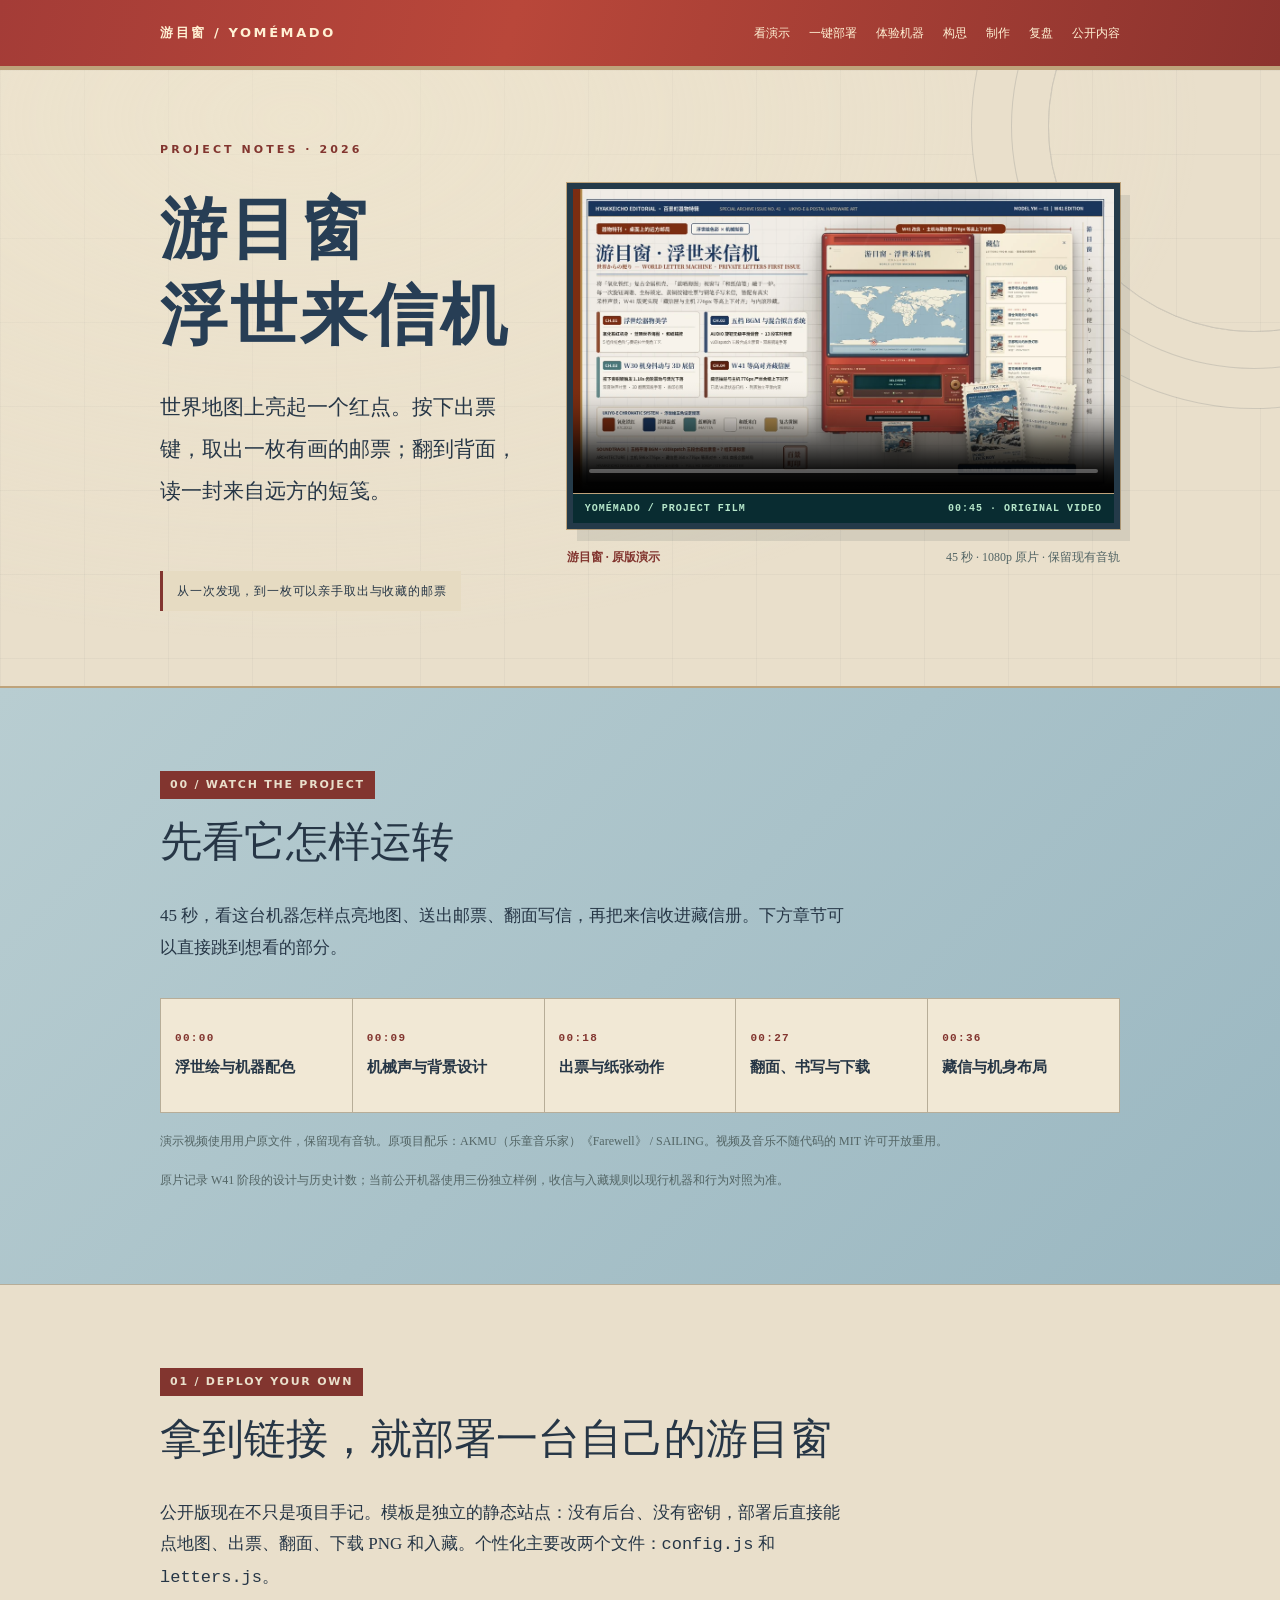
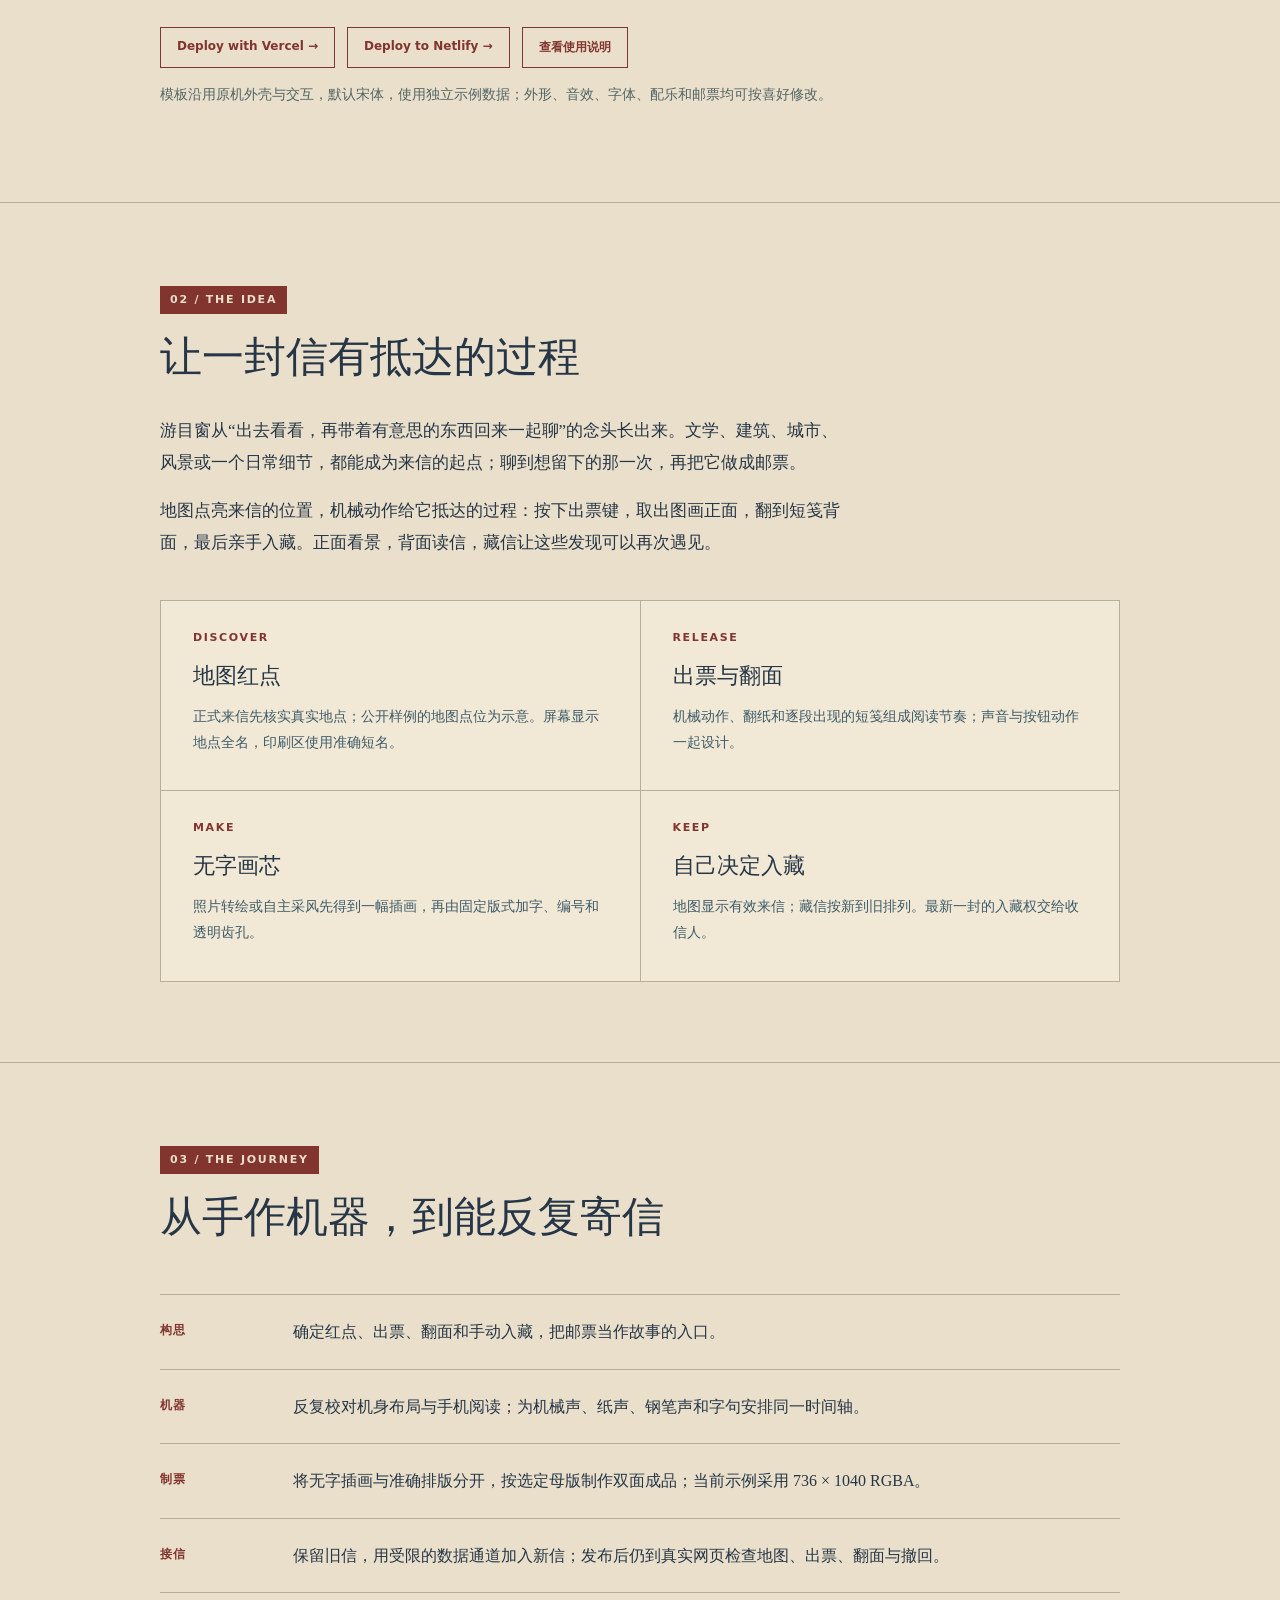
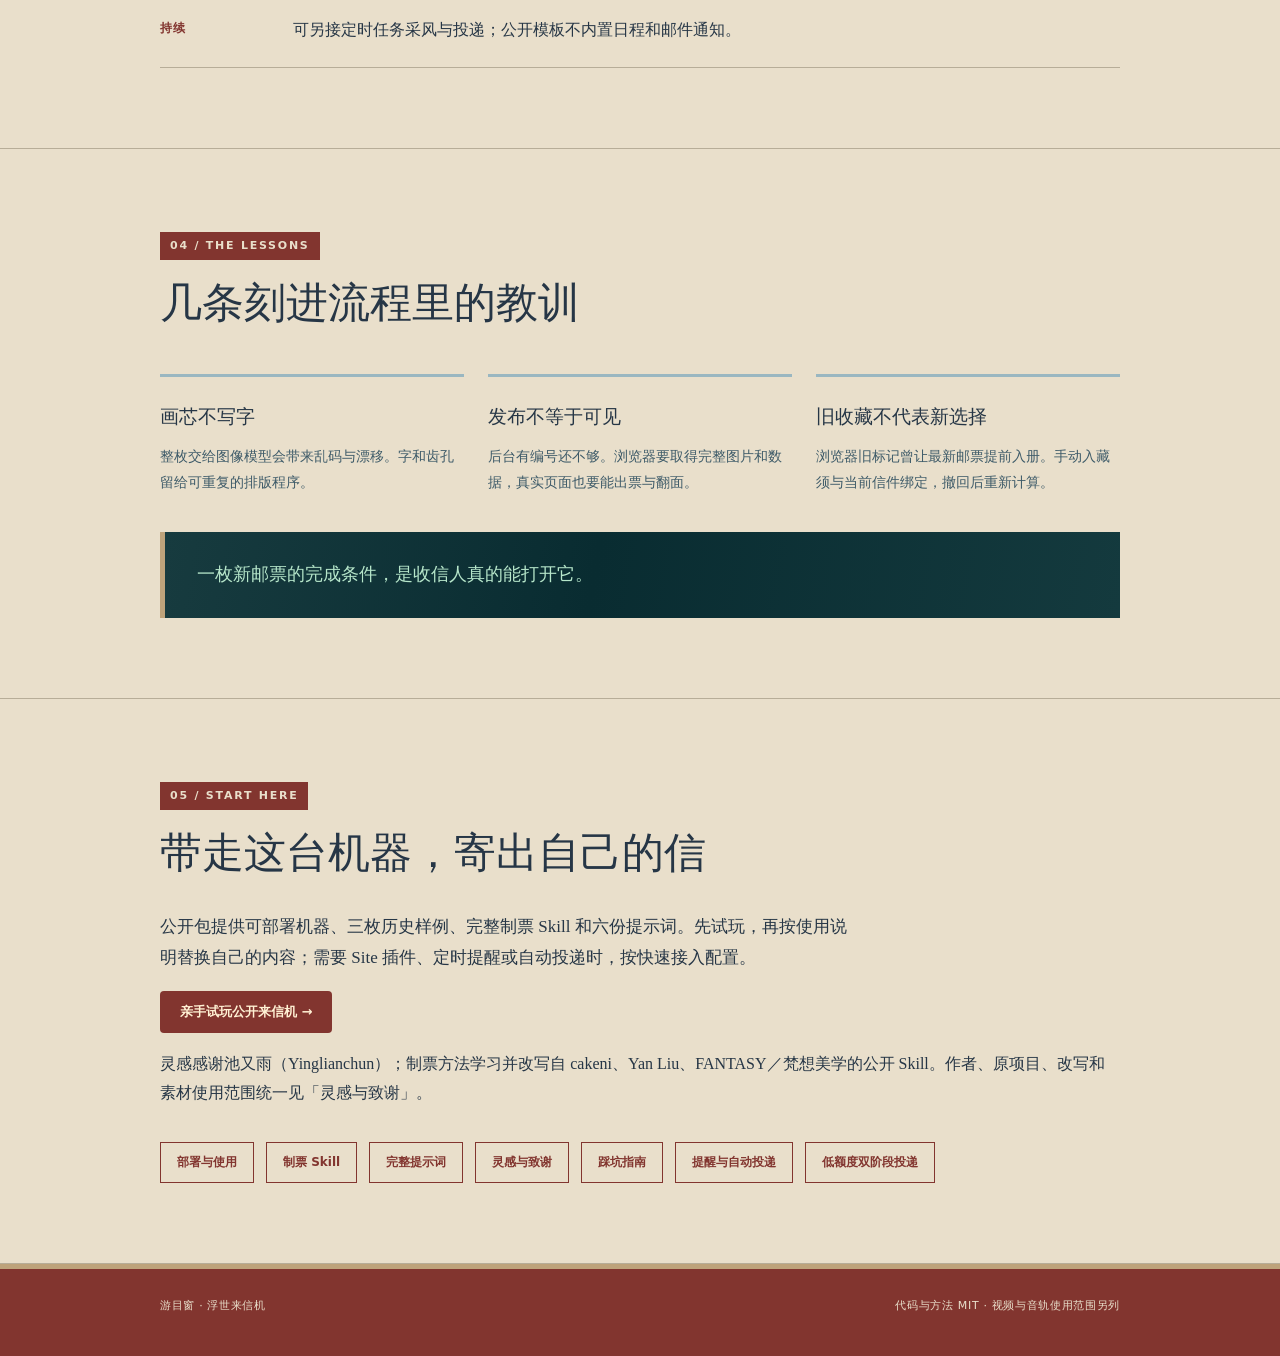
<file: index.html>
<!doctype html>
<html lang="zh-CN">
<head>
  <meta charset="utf-8">
  <meta name="viewport" content="width=device-width, initial-scale=1">
  <meta name="color-scheme" content="light">
  <meta name="description" content="游目窗 · 浮世来信机：从一台会寄出世界邮票的机器，到能持续接信的创作流程。">
  <title>游目窗 · 浮世来信机｜演示与制作手记</title>
  <style>
    /* Shared material colors from template/machine.css: casing, nameplate, map and readout. */
    :root { --oxide:#b9473a; --oxide-deep:#82352f; --bezel:#243a49; --ivory:#fff1d4; --display:#092c31; --mint:#b6e6ca; --paper:#e9dfcb; --paper2:#e6dbc2; --ink:#263646; --muted:#536565; --red:#82352f; --sea:#9ab7c1; --line:#b7ad98; --gold:#bea37b; }
    * { box-sizing:border-box; }
    html { scroll-behavior:smooth; }
    body { margin:0; color:var(--ink); background:var(--paper); font-family:Georgia,"Noto Serif CJK SC","Songti SC",serif; line-height:1.85; }
    a { color:inherit; text-decoration-color:var(--red); text-underline-offset:4px; }
    a:focus-visible { outline:2px solid var(--red); outline-offset:4px; }
    .wrap { width:min(100% - 44px,960px); margin:auto; }
    .top { background:linear-gradient(105deg,#a43c37,var(--oxide) 40%,#8c332e); color:var(--ivory); border-bottom:4px solid var(--gold); }
    .top .wrap { display:flex; justify-content:space-between; align-items:center; gap:20px; min-height:66px; }
    .brand,.top nav,.kicker,.eyebrow,.stamp-label,.foot { font-family:ui-sans-serif,system-ui,-apple-system,"Noto Sans CJK SC",sans-serif; }
    .brand { font-size:13px; letter-spacing:.2em; font-weight:700; }
    nav { display:flex; flex-wrap:wrap; gap:19px; font-size:12px; }
    nav a { text-decoration:none; }
    nav a:hover { color:#fff1d4; }
    .hero { padding:88px 0 94px; border-bottom:2px solid var(--gold); position:relative; overflow:hidden; background-color:var(--paper); background-image:radial-gradient(ellipse at 23% 8%,#f2e9d180,transparent 65%),linear-gradient(#2636460a 1px,transparent 1px),linear-gradient(90deg,#2636460a 1px,transparent 1px); background-size:auto,84px 84px,84px 84px; }
    .hero::after { content:""; position:absolute; width:410px; height:410px; border:1px solid #26364624; border-radius:50%; right:-180px; top:-150px; box-shadow:0 0 0 36px #e9dfcb,0 0 0 37px #26364624,0 0 0 76px #e9dfcb,0 0 0 77px #26364624; pointer-events:none; }
    .hero .wrap { position:relative; z-index:1; display:grid; grid-template-columns:minmax(0,1fr) 300px; align-items:center; gap:38px; }
    .kicker { color:var(--red); font-size:11px; letter-spacing:.28em; font-weight:700; }
    h1 { color:#273e55; font-size:clamp(44px,7vw,76px); font-weight:600; letter-spacing:.045em; line-height:1.28; margin:27px 0; }
    .lead { font-size:clamp(17px,2.2vw,21px); max-width:620px; line-height:2; }
    .hero-note { margin-top:38px; display:inline-block; padding:9px 14px; border-left:3px solid var(--red); background:var(--paper2); color:var(--ink); font-size:12px; font-family:ui-sans-serif,system-ui,sans-serif; letter-spacing:.07em; }
    .machine { width:100%; padding:12px; border:4px solid #572613; border-radius:13px; background:linear-gradient(130deg,#a74732,#82352f 63%,#a34b37); box-shadow:8px 13px 0 #26364624, inset 0 0 0 2px #d58a6b; transform:rotate(2deg); }
    .machine-head { padding:13px 8px; border:2px solid #bea37b; background:#f1e6ca; color:var(--ink); text-align:center; font-size:16px; letter-spacing:.1em; font-weight:700; }
    .machine-map { position:relative; height:155px; margin:11px 0; border:7px solid var(--ink); border-radius:4px; background:linear-gradient(90deg,#ffffff25 1px,transparent 1px),linear-gradient(#ffffff25 1px,transparent 1px),#85a9b1; background-size:32px 31px; box-shadow:inset 0 0 0 2px #e5e4d6; }
    .machine-map::before { content:""; position:absolute; inset:22px 20px; border:2px solid #e9dfcb; border-radius:50%; transform:rotate(-16deg); opacity:.75; }
    .machine-map::after { content:""; position:absolute; top:61px; left:105px; width:11px; height:11px; border-radius:50%; background:var(--red); border:3px solid var(--paper); box-shadow:0 0 0 5px #b9473a80; }
    .machine-control { display:flex; gap:12px; align-items:center; padding:6px 3px; }
    .machine-screen { flex:1; padding:15px 4px; background:#123a43; border:3px solid #bea37b; color:#e4e3d4; text-align:center; font:600 10px ui-monospace,monospace; letter-spacing:.12em; }
    .machine-knob { width:34px; height:34px; flex:none; border:5px solid #7e5a2a; border-radius:50%; background:radial-gradient(circle at 33% 25%,#e5c986,#a67a3a); }
    .machine-slot { width:58%; height:7px; margin:12px auto 6px; background:#183647; border:2px solid #bea37b; border-radius:8px; }
    section { padding:80px 0; border-bottom:1px solid var(--line); }
    .eyebrow { display:inline-block; background:var(--red); color:var(--paper); padding:4px 10px; font-size:11px; letter-spacing:.16em; font-weight:700; }
    h2 { font-size:clamp(29px,4vw,42px); font-weight:500; line-height:1.45; margin:13px 0 27px; }
    .intro { max-width:690px; font-size:17px; }
    .grid { display:grid; grid-template-columns:repeat(2,minmax(0,1fr)); gap:1px; background:var(--line); border:1px solid var(--line); margin-top:42px; }
    .card { background:#f1e8d5; padding:30px 32px 35px; min-height:180px; }
    .card .num { color:var(--red); font:700 11px ui-sans-serif,system-ui,sans-serif; letter-spacing:.15em; }
    .card h3 { font-size:22px; font-weight:500; margin:12px 0 7px; }
    .card p { margin:0; color:#3e5b69; font-size:14px; }
    .timeline { margin:46px 0 0; border-top:1px solid var(--line); }
    .step { display:grid; grid-template-columns:115px minmax(0,1fr); border-bottom:1px solid var(--line); padding:22px 0; gap:18px; }
    .step b { color:var(--red); font:600 12px ui-sans-serif,system-ui,sans-serif; letter-spacing:.08em; padding-top:5px; }
    .step p { margin:0; }
    .rules { display:grid; grid-template-columns:repeat(3,1fr); gap:24px; margin-top:40px; }
    .rule { border-top:3px solid var(--sea); padding-top:22px; }
    .rule h3 { font-size:19px; font-weight:500; margin:0 0 10px; }
    .rule p { font-size:14px; margin:0; color:#3e5b69; }
    .quote { margin:36px 0 0; padding:26px 32px; background:linear-gradient(100deg,#173b3f,#092c31 45%,#143a3e); color:var(--mint); border-left:5px solid var(--gold); font-size:18px; }
    .links { display:flex; flex-wrap:wrap; gap:12px; margin-top:34px; }
    .links a { display:inline-block; padding:11px 16px; border:1px solid var(--red); color:var(--red); font:600 12px ui-sans-serif,system-ui,sans-serif; text-decoration:none; }
    .links a:hover { background:var(--oxide-deep); color:var(--ivory); }
    .disclosure { color:var(--muted); font-size:14px; max-width:740px; }
    footer { padding:27px 0 42px; background:var(--oxide-deep); border-top:5px solid var(--gold); }
    .foot { display:flex; justify-content:space-between; gap:20px; color:var(--paper); font-size:11px; letter-spacing:.06em; }
    @media(max-width:800px) { .hero .wrap { grid-template-columns:1fr; } .machine { width:min(300px,100%); transform:none; } }
    @media(max-width:650px) { .top .wrap { align-items:flex-start; flex-direction:column; padding:17px 0; gap:6px; } .hero { padding:65px 0 72px; } section { padding:62px 0; } .grid,.rules { grid-template-columns:1fr; } .card { min-height:unset; } .step { grid-template-columns:75px 1fr; gap:12px; } .foot { flex-direction:column; gap:5px; } }
    @media(prefers-reduced-motion:reduce) { html { scroll-behavior:auto; } }

    /* The actual project film replaces the previous decorative machine mockup */
    .hero .wrap { grid-template-columns:minmax(0,.9fr) minmax(0,1.35fr); max-width:1160px; }
    .hero { padding:70px 0 75px; }
    .hero h1 { color:#273e55; font-size:clamp(43px,5.3vw,67px); }
    .hero-video { min-width:0; }
    .film-shell { background:var(--display); border:6px solid var(--bezel); box-shadow:10px 12px 0 #2636461c,0 0 0 1px #bea37b; }
    .film-shell video { display:block; width:100%; aspect-ratio:16/9; height:auto; object-fit:contain; background:#092c31; }
    .film-meta { display:flex; justify-content:space-between; gap:12px; padding:9px 12px; color:var(--mint); font:600 10px ui-monospace,monospace; letter-spacing:.10em; border-top:1px solid var(--gold); }
    .film-description { display:flex; justify-content:space-between; gap:14px; margin-top:17px; color:var(--muted); font-size:12px; }
    .film-description strong { color:var(--red); }
    #film { background:linear-gradient(135deg,#b8cdd1,var(--sea)); }
    .film-chapters { display:grid; grid-template-columns:repeat(5,minmax(0,1fr)); gap:1px; background:var(--line); border:1px solid var(--line); margin-top:35px; }
    .film-chapter { appearance:none; border:0; padding:23px 14px; min-height:113px; background:#f1e8d5; color:var(--ink); text-align:left; cursor:pointer; font:inherit; }
    .film-chapter:hover,.film-chapter:focus-visible { background:#e6dbc2; }
    .film-chapter:focus-visible { outline:3px solid var(--red); outline-offset:-3px; }
    .film-chapter time { display:block; font:700 11px ui-monospace,monospace; letter-spacing:.12em; color:var(--red); }
    .film-chapter span { display:block; margin-top:12px; font-size:15px; line-height:1.5; font-weight:600; }
    .film-note { margin-top:17px; color:var(--muted); font-size:12px; }
    @media(max-width:1000px) { .hero .wrap { grid-template-columns:1fr; } .hero-video { max-width:750px; } }
    @media(max-width:700px) { .film-chapters { grid-template-columns:repeat(2,minmax(0,1fr)); } .film-description { flex-direction:column; gap:4px; } }
  </style>
</head>
<body>
  <header class="top"><div class="wrap"><div class="brand">游目窗 / YOMÉMADO</div><nav aria-label="页面导航"><a href="#film">看演示</a><a href="#deploy">一键部署</a><a href="template/index.html">体验机器</a><a href="#idea">构思</a><a href="#journey">制作</a><a href="#lessons">复盘</a><a href="#share">公开内容</a></nav></div></header>
  <main>
    <div class="hero"><div class="wrap"><div><div class="kicker">PROJECT NOTES · 2026</div><h1>游目窗<br>浮世来信机</h1><p class="lead">世界地图上亮起一个红点。按下出票键，取出一枚有画的邮票；翻到背面，读一封来自远方的短笺。</p><div class="hero-note">从一次发现，到一枚可以亲手取出与收藏的邮票</div></div><div class="hero-video" id="showcase">
  <div class="film-shell">
    <video id="showcase-film" controls playsinline preload="metadata" poster="docs/assets/showcase-poster.webp?v=opening-overview" aria-describedby="film-caption">
      <source src="docs/assets/yomemado-showcase-original.mp4" type="video/mp4">
      您的浏览器不支持 HTML5 视频。
    </video>
    <div class="film-meta"><span>YOMÉMADO / PROJECT FILM</span><span>00:45 · ORIGINAL VIDEO</span></div>
  </div>
  <div class="film-description" id="film-caption"><strong>游目窗 · 原版演示</strong><span>45 秒 · 1080p 原片 · 保留现有音轨</span></div>
</div></div></div>
    <section id="film"><div class="wrap">
  <div class="eyebrow">00 / WATCH THE PROJECT</div>
  <h2>先看它怎样运转</h2>
  <p class="intro">45 秒，看这台机器怎样点亮地图、送出邮票、翻面写信，再把来信收进藏信册。下方章节可以直接跳到想看的部分。</p>
  <div class="film-chapters" aria-label="视频章节">
    <button class="film-chapter" type="button" data-second="0"><time>00:00</time><span>浮世绘与机器配色</span></button>
    <button class="film-chapter" type="button" data-second="9"><time>00:09</time><span>机械声与背景设计</span></button>
    <button class="film-chapter" type="button" data-second="18"><time>00:18</time><span>出票与纸张动作</span></button>
    <button class="film-chapter" type="button" data-second="27"><time>00:27</time><span>翻面、书写与下载</span></button>
    <button class="film-chapter" type="button" data-second="36"><time>00:36</time><span>藏信与机身布局</span></button>
  </div>
  <p class="film-note">演示视频使用用户原文件，保留现有音轨。原项目配乐：AKMU（乐童音乐家）《Farewell》 / SAILING。视频及音乐不随代码的 MIT 许可开放重用。</p><p class="film-note">原片记录 W41 阶段的设计与历史计数；当前公开机器使用三份独立样例，收信与入藏规则以现行机器和行为对照为准。</p>
</div></section>
    <section id="deploy"><div class="wrap"><div class="eyebrow">01 / DEPLOY YOUR OWN</div><h2>拿到链接，就部署一台自己的游目窗</h2><p class="intro">公开版现在不只是项目手记。模板是独立的静态站点：没有后台、没有密钥，部署后直接能点地图、出票、翻面、下载 PNG 和入藏。个性化主要改两个文件：<code>config.js</code> 和 <code>letters.js</code>。</p><div class="links"><a href="https://vercel.com/new/clone?repository-url=https%3A%2F%2Fgithub.com%2Fjianjidanbenren-eng%2Fyomemado&root-directory=template&project-name=my-yomemado&repository-name=my-yomemado">Deploy with Vercel →</a><a href="https://app.netlify.com/start/deploy?repository=https://github.com/jianjidanbenren-eng/yomemado">Deploy to Netlify →</a><a href="https://github.com/jianjidanbenren-eng/yomemado/blob/main/template/USAGE.md">查看使用说明</a></div><p class="disclosure">模板沿用原机外壳与交互，默认宋体，使用独立示例数据；外形、音效、字体、配乐和邮票均可按喜好修改。</p></div></section>
    <section id="idea"><div class="wrap"><div class="eyebrow">02 / THE IDEA</div><h2>让一封信有抵达的过程</h2><p class="intro">游目窗从“出去看看，再带着有意思的东西回来一起聊”的念头长出来。文学、建筑、城市、风景或一个日常细节，都能成为来信的起点；聊到想留下的那一次，再把它做成邮票。</p><p class="intro">地图点亮来信的位置，机械动作给它抵达的过程：按下出票键，取出图画正面，翻到短笺背面，最后亲手入藏。正面看景，背面读信，藏信让这些发现可以再次遇见。</p><div class="grid"><div class="card"><div class="num">DISCOVER</div><h3>地图红点</h3><p>正式来信先核实真实地点；公开样例的地图点位为示意。屏幕显示地点全名，印刷区使用准确短名。</p></div><div class="card"><div class="num">RELEASE</div><h3>出票与翻面</h3><p>机械动作、翻纸和逐段出现的短笺组成阅读节奏；声音与按钮动作一起设计。</p></div><div class="card"><div class="num">MAKE</div><h3>无字画芯</h3><p>照片转绘或自主采风先得到一幅插画，再由固定版式加字、编号和透明齿孔。</p></div><div class="card"><div class="num">KEEP</div><h3>自己决定入藏</h3><p>地图显示有效来信；藏信按新到旧排列。最新一封的入藏权交给收信人。</p></div></div></div></section>
    <section id="journey"><div class="wrap"><div class="eyebrow">03 / THE JOURNEY</div><h2>从手作机器，到能反复寄信</h2><div class="timeline"><div class="step"><b>构思</b><p>确定红点、出票、翻面和手动入藏，把邮票当作故事的入口。</p></div><div class="step"><b>机器</b><p>反复校对机身布局与手机阅读；为机械声、纸声、钢笔声和字句安排同一时间轴。</p></div><div class="step"><b>制票</b><p>将无字插画与准确排版分开，按选定母版制作双面成品；当前示例采用 736 × 1040 RGBA。</p></div><div class="step"><b>接信</b><p>保留旧信，用受限的数据通道加入新信；发布后仍到真实网页检查地图、出票、翻面与撤回。</p></div><div class="step"><b>持续</b><p>可另接定时任务采风与投递；公开模板不内置日程和邮件通知。</p></div></div></div></section>
    <section id="lessons"><div class="wrap"><div class="eyebrow">04 / THE LESSONS</div><h2>几条刻进流程里的教训</h2><div class="rules"><div class="rule"><h3>画芯不写字</h3><p>整枚交给图像模型会带来乱码与漂移。字和齿孔留给可重复的排版程序。</p></div><div class="rule"><h3>发布不等于可见</h3><p>后台有编号还不够。浏览器要取得完整图片和数据，真实页面也要能出票与翻面。</p></div><div class="rule"><h3>旧收藏不代表新选择</h3><p>浏览器旧标记曾让最新邮票提前入册。手动入藏须与当前信件绑定，撤回后重新计算。</p></div></div><p class="quote">一枚新邮票的完成条件，是收信人真的能打开它。</p></div></section>
    <section id="share"><div class="wrap"><div class="eyebrow">05 / START HERE</div><h2>带走这台机器，寄出自己的信</h2><p class="intro">公开包提供可部署机器、三枚历史样例、完整制票 Skill 和六份提示词。先试玩，再按使用说明替换自己的内容；需要 Site 插件、定时提醒或自动投递时，按快速接入配置。</p><p><a href="template/index.html" style="display:inline-block;padding:12px 20px;background:#82352f;color:#fff1d4;text-decoration:none;font:700 13px system-ui;border-radius:4px">亲手试玩公开来信机 →</a></p><p>灵感感谢池又雨（Yinglianchun）；制票方法学习并改写自 cakeni、Yan Liu、FANTASY／梵想美学的公开 Skill。作者、原项目、改写和素材使用范围统一见「灵感与致谢」。</p><div class="links"><a href="https://github.com/jianjidanbenren-eng/yomemado/blob/main/template/USAGE.md">部署与使用</a><a href="https://github.com/jianjidanbenren-eng/yomemado/blob/main/skills/yomemado-stamp-maker/SKILL.md">制票 Skill</a><a href="https://github.com/jianjidanbenren-eng/yomemado/blob/main/skills/yomemado-stamp-maker/references/prompts.md">完整提示词</a><a href="https://github.com/jianjidanbenren-eng/yomemado/blob/main/docs/灵感与致谢.md">灵感与致谢</a><a href="https://github.com/jianjidanbenren-eng/yomemado/blob/main/docs/踩坑复盘.md">踩坑指南</a><a href="https://github.com/jianjidanbenren-eng/yomemado/blob/main/docs/自动投递与跨设备接入.md">提醒与自动投递</a><a href="https://github.com/jianjidanbenren-eng/yomemado/blob/main/docs/低额度双阶段投递.md">低额度双阶段投递</a></div></div></section>
  </main>
  <script>
    (() => {
      const video = document.getElementById("showcase-film");
      if (!video) return;
      for (const button of document.querySelectorAll(".film-chapter")) {
        button.addEventListener("click", () => {
          video.currentTime = Number(button.dataset.second);
          const playback = video.play();
          if (playback && typeof playback.catch === "function") playback.catch(() => {});
          video.scrollIntoView({behavior: matchMedia("(prefers-reduced-motion: reduce)").matches ? "auto" : "smooth", block: "center"});
        });
      }
    })();
  </script>
  <footer><div class="wrap foot"><span>游目窗 · 浮世来信机</span><span>代码与方法 MIT · 视频与音轨使用范围另列</span></div></footer>
</body>
</html>
</file>
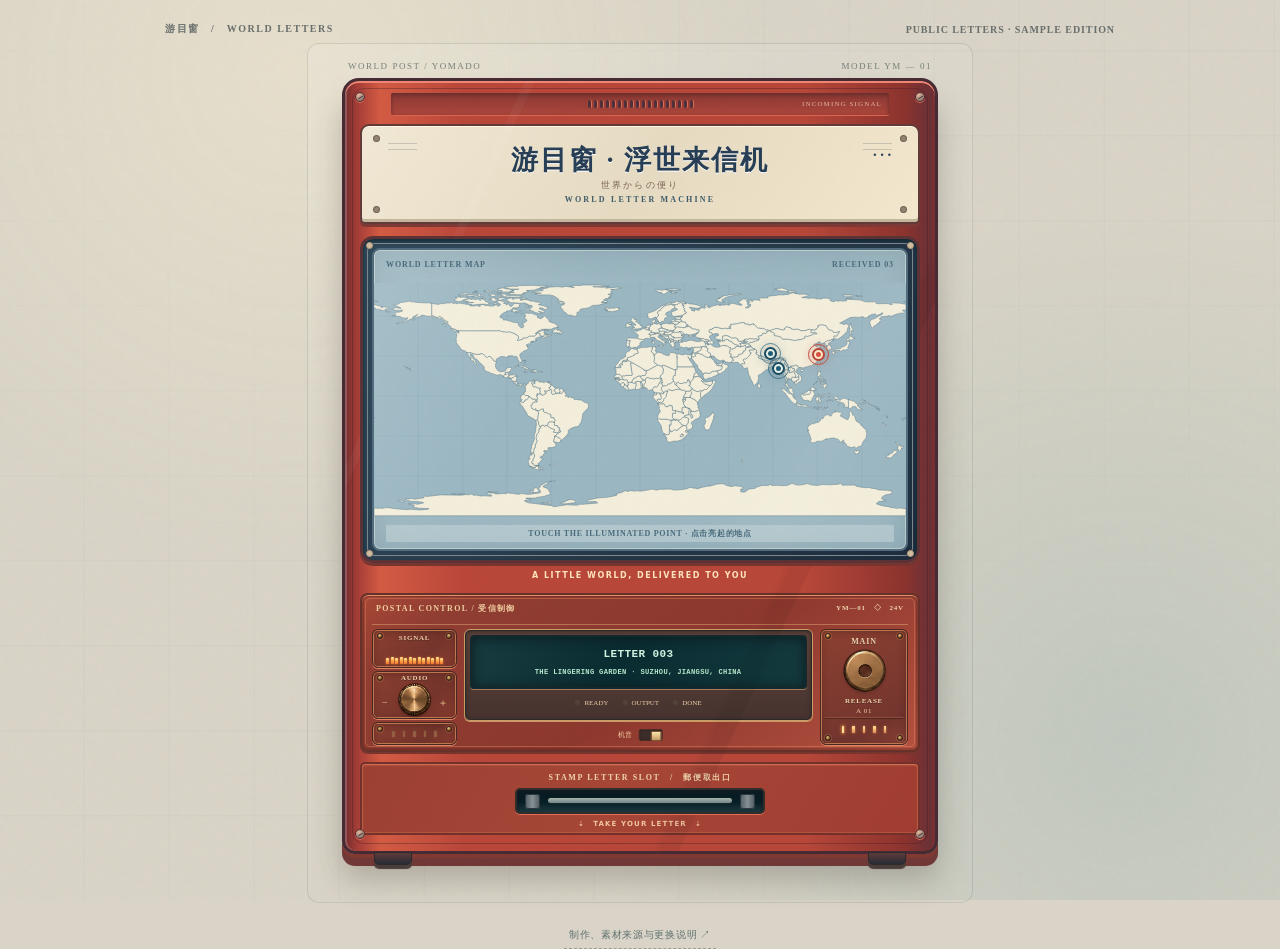
<file: template/index.html>
<!doctype html>
<html lang="zh-CN">
<head>
<meta charset="UTF-8">
<meta name="viewport" content="width=device-width, initial-scale=1">
<meta name="color-scheme" content="light">
<title>游目窗 · 浮世来信机｜公开模板</title>

<link rel="stylesheet" href="./machine.css?v=20261103-archive"><link rel="stylesheet" href="./custom.css"></head>
<body>
<div class="page">
 <header class="eyebrow"><span>游目窗　/　WORLD LETTERS</span><span>PUBLIC LETTERS · SAMPLE EDITION</span></header>
 <main class="layout" id="layout">
  <section class="scene" aria-label="浮世来信机">
   <div class="scene-halo"></div>
   <div class="device-number"><span>WORLD POST / YOMADO</span><span>MODEL YM — 01</span></div>
   <div class="machine" id="machine"><div class="mail-trace" id="mailTrace" aria-hidden="true"></div>
     <span class="screw tl"></span><span class="screw tr"></span><span class="screw bl"></span><span class="screw br"></span>
     <div class="ridge" aria-hidden="true"><i></i><i></i><i></i><i></i><i></i><i></i><i></i><i></i><i></i><i></i><i></i><i></i><i></i><i></i><i></i><i></i><i></i><i></i><em>INCOMING SIGNAL</em></div>
     <div class="nameplate">
      <i class="name-mini-screw one"></i><i class="name-mini-screw two"></i><i class="name-mini-screw three"></i><i class="name-mini-screw four"></i>
      <div class="name-centered"><span class="name-main">游目窗 · 浮世来信机</span><span class="name-jp">世界からの便り</span><span class="name-en">WORLD LETTER MACHINE</span></div>
      <button class="archive-trigger" id="openArchive" aria-label="打开藏信收藏" title="藏信 / Archive">···</button>
      <span class="archive-ping" id="archivePing">+1 LETTER</span>
     </div>
     <section class="screen-module" aria-label="世界地图选择屏幕">
      <span class="screen-bolt sb1"></span><span class="screen-bolt sb2"></span><span class="screen-bolt sb3"></span><span class="screen-bolt sb4"></span>
      <div class="glass">
       <svg class="map-bg" viewbox="0 0 960 420" xmlns="http://www.w3.org/2000/svg" preserveaspectratio="xMidYMid meet" aria-hidden="true">
        <rect width="960" height="420" fill="#9bb7c2"></rect>
        <g class="gridlines"><path d="M80.0 0V420"></path><path d="M160.0 0V420"></path><path d="M240.0 0V420"></path><path d="M320.0 0V420"></path><path d="M400.0 0V420"></path><path d="M480.0 0V420"></path><path d="M560.0 0V420"></path><path d="M640.0 0V420"></path><path d="M720.0 0V420"></path><path d="M800.0 0V420"></path><path d="M880.0 0V420"></path><path d="M0 348.0H960"></path><path d="M0 276.0H960"></path><path d="M0 204.0H960"></path><path d="M0 132.0H960"></path><path d="M0 60.0H960"></path></g>
        <g class="continent"><path d="M960.0 242.6 L960.0 243.7 L956.6 244.8 L956.3 243.9 L960.0 242.6 Z M953.8 245.7 L955.7 245.6 L956.6 246.3 L956.1 247.6 L953.0 247.6 L952.8 246.5 L953.8 245.7 Z M0.6 242.5 L0.2 243.6 L0.0 243.7 L0.0 242.6 L0.6 242.5 Z"></path>
<path d="M570.4 206.3 L580.5 211.4 L580.7 212.8 L584.5 215.2 L583.3 218.2 L583.5 219.5 L585.2 220.4 L584.5 224.4 L586.5 228.2 L587.5 228.8 L585.4 230.2 L577.4 232.1 L572.2 231.6 L571.4 228.4 L570.0 226.6 L562.0 224.0 L560.5 221.0 L559.0 219.6 L558.2 214.8 L559.3 214.7 L562.0 212.1 L561.3 209.8 L562.0 209.5 L562.2 208.1 L561.1 206.7 L570.4 206.3 Z"></path>
<path d="M456.9 137.6 L456.8 141.9 L448.1 141.8 L448.2 147.9 L445.7 148.1 L445.0 149.3 L445.5 152.8 L435.1 152.8 L434.5 153.6 L434.6 152.6 L440.7 152.4 L442.1 150.5 L443.0 147.1 L446.7 144.6 L447.9 141.5 L448.8 141.4 L449.6 139.5 L456.5 138.9 L456.9 137.6 Z"></path>
<path d="M152.4 86.4 L145.0 83.0 L140.2 82.0 L138.7 79.9 L139.1 78.4 L135.7 77.4 L135.2 75.5 L132.0 73.7 L131.9 72.5 L133.4 71.3 L133.3 69.8 L128.8 68.3 L124.4 63.8 L118.7 60.5 L113.5 62.6 L109.2 60.0 L104.0 59.3 L104.0 36.7 L116.0 38.6 L121.6 36.9 L125.5 37.2 L133.9 35.5 L135.7 36.5 L137.7 36.0 L138.3 34.8 L144.6 37.2 L148.2 35.6 L148.6 37.4 L152.8 36.3 L156.1 36.5 L166.4 38.4 L172.7 38.6 L176.3 39.8 L172.5 41.0 L177.3 41.5 L186.8 40.8 L189.7 42.3 L192.6 41.1 L189.8 40.1 L191.6 39.2 L196.9 38.9 L201.8 40.8 L204.7 40.6 L209.5 41.6 L217.5 41.3 L217.2 39.8 L219.5 39.4 L223.7 40.2 L223.7 42.5 L225.4 40.6 L227.5 40.6 L228.7 38.2 L222.7 35.8 L223.0 33.1 L226.1 31.4 L232.3 32.8 L235.9 35.5 L233.6 36.7 L238.5 37.2 L238.5 39.7 L242.1 37.8 L245.3 39.3 L244.5 41.1 L247.1 42.7 L251.8 38.9 L251.9 36.3 L259.7 36.8 L263.3 38.0 L263.4 39.2 L261.4 40.5 L263.3 41.8 L263.0 42.9 L257.7 44.6 L254.0 45.0 L251.3 44.3 L247.1 48.5 L244.0 50.2 L240.2 50.3 L238.1 51.3 L237.9 52.9 L234.8 53.2 L228.7 57.8 L227.7 59.7 L227.5 62.5 L231.4 62.9 L233.9 67.0 L237.6 66.5 L253.3 71.3 L260.6 71.6 L260.2 73.7 L261.0 76.1 L262.9 78.8 L266.9 81.1 L269.0 80.3 L270.4 77.9 L269.0 74.1 L267.1 72.8 L271.4 71.7 L275.9 68.3 L275.7 66.7 L273.9 64.7 L270.6 62.9 L273.8 60.4 L271.7 54.4 L273.6 53.9 L280.9 54.8 L283.1 54.1 L288.9 56.3 L289.7 57.3 L294.4 57.5 L295.2 62.5 L297.7 62.9 L299.6 64.3 L303.5 63.0 L307.8 59.2 L316.3 67.3 L315.2 68.8 L321.1 71.5 L327.1 72.9 L328.2 74.9 L331.3 76.2 L331.5 78.8 L327.7 80.6 L323.3 81.4 L319.9 83.4 L302.9 83.5 L300.7 85.2 L297.3 86.2 L290.4 91.6 L292.7 91.2 L296.9 88.1 L302.5 86.1 L306.5 85.8 L308.9 87.0 L306.4 88.6 L308.1 93.0 L311.5 94.2 L315.9 93.9 L318.6 91.2 L318.8 92.9 L320.5 93.8 L308.7 97.8 L305.7 99.5 L303.7 99.3 L303.6 97.3 L308.2 95.3 L301.0 95.7 L299.2 94.3 L299.2 91.0 L295.4 90.1 L291.6 94.9 L289.3 96.0 L280.4 96.0 L275.1 99.3 L270.1 99.3 L268.9 99.7 L269.5 101.1 L260.2 104.0 L258.3 103.3 L261.0 99.4 L259.9 95.2 L257.1 94.0 L257.4 93.6 L255.6 92.4 L254.4 92.5 L253.7 91.4 L244.3 88.1 L241.9 88.8 L235.6 88.5 L228.5 87.2 L227.2 85.5 L226.3 85.5 L226.2 86.4 L152.4 86.4 Z M256.0 54.1 L258.0 53.0 L261.7 53.0 L258.5 54.8 L256.6 54.8 L256.0 54.1 Z M267.3 29.3 L264.3 28.0 L264.4 27.1 L271.8 27.2 L276.4 28.6 L276.7 29.2 L267.3 29.3 Z M265.8 55.0 L266.9 54.3 L268.6 54.8 L267.6 56.1 L265.8 55.0 Z M230.4 24.0 L228.9 25.0 L221.8 24.2 L223.2 23.1 L227.1 22.4 L230.4 24.0 Z M229.8 18.0 L223.5 17.9 L222.8 17.2 L228.2 17.2 L229.8 18.0 Z M217.0 14.7 L225.2 15.8 L224.5 16.7 L220.5 17.2 L218.3 16.6 L217.0 14.7 Z M244.9 25.5 L233.5 24.4 L232.3 21.9 L229.6 20.8 L221.0 19.8 L222.0 18.8 L235.7 19.7 L238.0 20.5 L237.4 21.4 L242.2 22.5 L263.7 22.3 L266.5 23.2 L267.1 24.2 L261.5 25.3 L244.9 25.5 Z M183.3 16.4 L187.1 16.8 L186.2 17.5 L181.2 18.2 L177.2 17.4 L183.3 16.4 Z M182.7 14.8 L187.6 15.4 L179.9 15.8 L182.7 14.8 Z M332.2 80.2 L328.5 84.5 L330.3 83.6 L332.1 84.2 L331.1 85.0 L337.4 85.8 L336.6 87.6 L338.4 87.1 L339.6 89.9 L338.5 92.0 L335.5 91.7 L336.1 89.7 L335.4 89.4 L332.3 91.5 L330.7 91.4 L332.6 90.3 L330.0 89.7 L322.0 89.8 L321.5 89.0 L323.2 88.2 L322.0 87.5 L324.3 86.1 L327.0 82.3 L331.0 80.1 L332.2 80.2 Z M254.8 47.1 L262.3 49.3 L262.5 50.4 L264.5 50.3 L266.4 51.1 L264.0 51.8 L259.9 51.2 L258.4 50.2 L251.9 52.7 L251.0 51.3 L247.4 51.5 L249.7 50.3 L251.0 46.2 L252.9 46.4 L253.4 47.5 L254.8 47.1 Z M264.7 31.1 L272.5 29.4 L282.1 31.8 L282.4 32.8 L287.4 32.3 L290.1 33.8 L296.6 34.7 L298.9 35.7 L301.4 38.0 L296.5 39.1 L307.0 41.2 L310.9 43.4 L315.1 43.5 L314.2 45.2 L309.6 48.0 L302.1 44.7 L298.6 45.0 L298.3 46.3 L305.8 49.5 L307.5 51.9 L306.6 53.6 L296.6 51.0 L303.1 54.5 L303.6 55.4 L296.3 54.4 L290.6 53.0 L287.4 51.8 L288.3 51.2 L280.4 48.8 L280.5 49.5 L272.8 49.8 L270.5 49.0 L272.3 47.3 L282.8 46.9 L281.9 46.1 L282.8 44.9 L286.3 42.5 L284.5 40.6 L275.0 38.7 L276.7 38.0 L273.9 36.6 L269.4 35.6 L268.0 36.3 L263.2 36.6 L243.5 35.0 L241.3 34.2 L244.1 33.1 L240.3 33.1 L239.5 30.6 L241.5 28.5 L244.2 27.5 L251.1 26.9 L249.2 28.4 L251.3 29.9 L253.7 28.0 L260.5 27.0 L265.1 29.5 L264.7 31.1 Z M228.0 26.1 L233.5 26.2 L238.6 26.7 L234.7 28.9 L231.5 29.3 L228.6 31.1 L225.6 31.1 L223.9 28.9 L224.0 27.8 L228.0 26.1 Z M152.4 21.3 L162.4 18.0 L170.1 17.7 L169.8 19.5 L167.7 20.3 L156.0 21.8 L152.4 21.3 Z M124.9 74.0 L128.7 74.1 L127.9 76.8 L130.2 78.8 L129.1 78.8 L125.2 75.8 L124.9 74.0 Z M198.7 13.7 L211.1 14.9 L214.2 17.0 L199.5 15.9 L202.1 15.2 L198.9 14.6 L198.7 13.7 Z M150.6 87.6 L149.3 87.9 L144.9 86.8 L141.3 84.4 L138.5 84.0 L137.7 82.2 L144.7 83.3 L150.6 87.6 Z M155.9 25.3 L166.5 26.0 L172.0 27.7 L162.1 30.0 L158.8 31.6 L158.8 32.7 L151.8 33.8 L150.3 32.8 L144.2 31.5 L149.5 27.2 L146.9 25.7 L155.9 25.3 Z M192.5 22.0 L197.7 21.7 L198.1 22.8 L196.5 24.0 L180.7 25.4 L176.7 25.5 L176.3 24.7 L181.9 23.6 L166.1 23.5 L169.7 21.1 L172.3 20.5 L179.8 21.3 L184.5 22.7 L189.2 22.9 L185.3 20.6 L187.8 19.7 L190.5 20.0 L192.5 22.0 Z M195.9 28.6 L198.9 29.6 L201.4 33.6 L210.7 35.9 L210.4 37.0 L206.1 37.2 L207.8 38.1 L206.9 39.0 L197.4 38.0 L177.8 39.5 L176.4 38.4 L170.4 38.0 L167.1 36.1 L180.2 35.1 L165.6 34.7 L164.2 33.8 L170.4 32.9 L161.6 32.3 L165.7 29.5 L172.8 28.0 L175.6 28.5 L174.2 29.6 L180.2 28.9 L183.9 30.1 L186.9 28.9 L189.3 29.7 L191.5 32.0 L192.8 31.0 L190.9 28.6 L195.9 28.6 Z M212.2 29.5 L209.2 27.9 L212.4 26.8 L220.3 27.0 L221.0 27.7 L218.5 28.8 L222.6 29.9 L222.1 32.0 L217.7 32.9 L215.1 32.7 L206.7 30.0 L206.7 29.2 L212.2 29.5 Z M194.8 27.7 L199.3 27.3 L201.3 27.8 L199.0 29.4 L194.8 27.7 Z M217.3 19.9 L219.4 21.0 L219.5 22.2 L218.2 24.0 L213.8 24.2 L211.0 23.9 L211.0 22.5 L206.7 22.6 L206.5 20.8 L217.3 19.9 Z M224.0 10.6 L228.5 9.7 L227.4 9.1 L233.6 9.0 L237.0 10.3 L245.8 11.2 L247.9 12.8 L251.2 13.6 L242.6 16.1 L232.3 16.0 L229.5 15.0 L229.5 14.1 L231.6 13.5 L226.7 13.5 L222.1 11.6 L224.0 10.6 Z M235.8 7.5 L252.0 5.6 L258.2 6.4 L260.2 5.1 L268.5 4.5 L285.8 4.2 L315.1 5.7 L314.9 6.3 L299.6 8.4 L305.4 8.4 L294.7 10.5 L290.2 12.5 L274.9 13.6 L278.6 13.9 L276.7 14.4 L279.0 15.5 L267.3 18.7 L267.7 19.2 L272.2 19.1 L272.3 19.7 L265.2 21.2 L241.4 20.5 L241.0 19.3 L246.0 18.8 L244.6 17.0 L253.4 17.9 L249.8 16.4 L245.4 15.9 L252.3 14.4 L253.1 13.6 L249.3 12.6 L248.2 11.4 L257.6 11.8 L261.7 10.9 L246.4 10.8 L241.7 9.9 L236.4 8.3 L235.8 7.5 Z M279.4 42.1 L274.7 43.0 L274.0 41.8 L275.2 40.4 L277.6 40.1 L279.7 40.8 L279.4 42.1 Z M218.1 35.7 L224.9 38.1 L223.3 39.0 L217.5 38.5 L213.9 37.4 L218.1 35.7 Z M307.9 84.3 L312.4 84.7 L315.2 86.1 L310.4 85.4 L307.9 84.3 Z M309.3 91.1 L310.2 92.3 L314.6 92.5 L312.3 93.7 L309.0 92.7 L308.3 91.9 L309.3 91.1 Z"></path>
<path d="M152.4 86.4 L226.2 86.4 L226.3 85.5 L227.2 85.5 L228.5 87.2 L235.6 88.5 L241.9 88.8 L244.3 88.1 L253.7 91.4 L254.4 92.5 L255.6 92.4 L257.4 93.6 L257.1 94.0 L259.9 95.2 L261.0 99.4 L258.3 103.0 L259.5 104.0 L269.5 101.1 L268.9 99.7 L270.1 99.3 L275.1 99.3 L280.4 96.0 L289.3 96.0 L291.6 94.9 L295.4 90.1 L299.2 91.0 L299.2 94.3 L301.4 96.5 L293.0 99.2 L291.2 101.1 L291.1 102.4 L292.0 103.7 L293.1 103.7 L292.8 102.9 L293.6 103.4 L293.4 104.1 L283.4 105.8 L288.1 105.8 L282.8 106.2 L282.0 106.9 L282.8 107.0 L282.2 108.7 L280.3 110.5 L278.6 109.2 L279.8 111.8 L277.5 114.7 L278.1 113.0 L276.7 112.0 L276.4 110.0 L275.9 111.1 L276.5 112.6 L274.7 112.2 L276.5 113.0 L278.1 118.7 L276.4 120.5 L269.2 123.6 L263.1 128.5 L263.2 131.9 L266.5 139.5 L265.7 143.5 L263.5 143.5 L262.1 141.9 L259.1 137.1 L259.6 135.5 L256.8 132.2 L255.7 131.8 L253.0 132.9 L249.6 131.0 L241.1 131.6 L242.1 133.7 L241.6 134.0 L237.7 134.0 L235.7 132.8 L231.4 132.5 L227.5 133.2 L221.0 137.2 L220.3 139.9 L221.0 141.9 L219.9 142.0 L215.9 140.7 L214.6 137.9 L210.8 133.5 L208.9 132.5 L206.7 132.6 L205.0 134.5 L202.8 133.8 L201.4 133.0 L199.9 130.5 L196.0 127.8 L191.4 127.8 L191.4 128.8 L183.9 128.8 L173.8 125.9 L174.1 125.5 L167.7 125.9 L167.2 124.7 L163.9 122.3 L158.3 120.9 L158.0 119.6 L155.4 117.2 L153.3 113.3 L150.1 110.5 L149.7 108.6 L148.3 107.2 L148.8 103.2 L147.9 101.4 L149.6 94.7 L149.1 91.5 L147.5 88.4 L147.8 87.9 L151.7 88.7 L153.1 91.0 L153.8 90.3 L152.4 86.4 Z M64.4 155.4 L67.2 157.2 L64.8 158.6 L63.8 156.7 L64.4 155.4 Z M64.0 154.2 L62.9 154.6 L62.1 153.8 L62.4 153.6 L64.0 154.2 Z M60.7 153.1 L61.9 153.4 L60.5 153.4 L60.7 153.1 Z M58.6 151.9 L59.6 152.8 L59.4 153.0 L58.3 152.9 L57.9 152.2 L58.6 151.9 Z M55.0 150.7 L54.8 151.5 L53.9 151.0 L54.4 150.6 L55.0 150.7 Z M33.5 59.5 L38.2 59.3 L38.5 60.2 L36.8 60.6 L33.5 59.5 Z M71.4 64.9 L74.3 65.8 L69.3 67.8 L68.0 67.2 L67.5 66.1 L71.4 64.9 Z M104.0 36.7 L104.0 59.3 L109.2 60.0 L113.5 62.6 L118.7 60.5 L124.4 63.8 L128.8 68.3 L133.3 69.8 L133.4 71.3 L131.9 72.5 L128.1 70.8 L127.3 68.7 L123.9 66.8 L122.5 64.5 L115.7 64.3 L107.0 61.1 L99.8 59.8 L96.1 60.0 L87.7 57.9 L84.7 58.4 L85.3 60.1 L75.4 62.0 L75.0 60.6 L76.2 58.3 L79.1 57.5 L78.3 56.9 L69.3 61.6 L71.2 62.7 L68.7 64.4 L63.2 66.2 L62.5 67.2 L58.4 68.5 L57.5 69.6 L45.1 72.7 L40.2 73.0 L48.5 69.9 L51.8 69.6 L56.8 67.2 L59.4 65.8 L61.2 62.6 L58.1 63.3 L57.3 62.9 L55.8 63.8 L54.1 62.6 L53.4 63.4 L52.4 62.2 L48.1 63.2 L48.3 60.9 L46.6 60.0 L43.2 60.5 L39.1 58.8 L39.1 57.4 L37.0 56.4 L38.0 55.0 L41.2 52.4 L45.2 52.7 L47.3 51.5 L49.2 51.7 L51.3 51.0 L50.8 49.9 L49.3 49.4 L51.3 48.5 L46.0 49.6 L40.1 49.3 L36.2 48.8 L31.7 46.4 L41.4 44.2 L43.6 44.2 L43.2 45.4 L48.9 45.3 L39.0 40.7 L35.3 39.9 L36.8 38.7 L41.5 38.6 L44.9 37.5 L45.5 36.3 L48.2 35.2 L58.3 34.0 L62.5 32.7 L66.5 33.2 L68.4 34.3 L74.1 34.0 L73.9 34.6 L78.0 35.0 L93.5 36.0 L97.1 35.6 L104.0 36.7 Z M22.0 50.9 L25.4 51.1 L30.2 52.1 L27.9 52.9 L24.9 51.9 L22.5 52.0 L21.9 51.8 L22.0 50.9 Z"></path>
<path d="M713.0 85.9 L710.9 87.5 L708.7 87.7 L708.6 90.1 L707.1 91.2 L701.8 90.4 L699.9 94.7 L693.2 96.2 L695.6 100.4 L693.8 101.0 L694.0 102.4 L691.0 101.1 L681.7 101.1 L677.9 100.1 L676.4 100.6 L676.0 102.0 L671.6 101.2 L669.8 101.5 L669.2 102.6 L664.2 104.7 L663.0 106.4 L662.0 106.4 L661.3 105.3 L657.9 105.2 L657.4 103.2 L656.1 103.2 L656.3 100.8 L653.1 99.1 L645.4 99.6 L642.8 97.4 L636.0 94.6 L629.1 96.0 L629.2 104.9 L627.9 105.0 L626.0 103.1 L624.2 102.4 L620.0 103.7 L620.5 102.1 L620.0 101.3 L616.9 100.5 L614.1 96.9 L616.7 97.2 L616.8 95.4 L621.4 95.4 L621.4 91.6 L616.5 91.1 L610.9 92.6 L609.6 92.3 L609.9 91.0 L608.2 89.4 L606.2 89.5 L603.9 87.9 L605.4 86.0 L604.7 85.5 L606.8 82.9 L609.5 84.3 L609.9 82.5 L615.4 79.9 L619.5 79.9 L628.6 82.5 L631.4 81.5 L635.6 81.4 L639.0 82.7 L639.8 82.0 L643.6 82.1 L644.2 80.9 L639.9 79.3 L642.5 78.1 L642.0 77.5 L644.5 76.8 L642.6 75.2 L643.8 74.4 L653.8 73.5 L664.2 71.1 L669.0 71.6 L669.8 74.1 L672.6 73.5 L676.0 74.3 L675.8 75.6 L678.4 75.5 L685.0 73.2 L684.1 74.0 L687.5 75.8 L693.4 81.9 L694.8 80.7 L698.5 82.1 L702.4 81.4 L708.1 84.7 L711.5 84.4 L713.0 85.9 Z"></path>
<path d="M629.2 104.9 L629.1 96.0 L636.0 94.6 L642.8 97.4 L645.4 99.6 L653.1 99.1 L656.3 100.8 L656.1 103.2 L657.4 103.2 L657.9 105.2 L661.3 105.3 L662.0 106.4 L663.0 106.4 L664.2 104.7 L669.2 102.6 L670.0 102.8 L667.8 104.4 L669.8 105.3 L671.7 104.7 L674.8 105.9 L671.4 107.6 L668.3 107.5 L668.4 105.7 L664.9 106.3 L662.8 109.1 L660.5 109.0 L659.8 110.1 L661.8 110.6 L662.4 112.4 L660.9 114.9 L657.4 114.3 L657.5 112.9 L651.1 110.7 L646.3 107.9 L645.0 105.4 L641.2 105.1 L640.2 104.6 L639.9 102.7 L636.3 101.4 L631.8 103.6 L632.3 104.8 L629.2 104.9 Z"></path>
<path d="M856.0 210.2 L865.6 213.3 L868.9 215.7 L869.3 217.1 L873.7 218.6 L874.4 219.9 L871.9 220.1 L872.5 221.7 L874.9 223.3 L876.6 225.9 L878.2 225.8 L878.0 226.8 L880.1 227.2 L879.3 227.7 L882.1 228.7 L881.8 229.4 L874.4 228.3 L870.8 225.5 L869.5 223.4 L866.0 222.3 L862.1 223.8 L862.4 225.6 L860.3 226.4 L856.1 225.9 L856.0 210.2 Z M887.0 212.8 L888.4 214.8 L887.5 215.4 L886.4 213.1 L881.8 210.6 L882.5 210.0 L887.0 212.8 Z M885.3 217.1 L879.2 219.2 L875.5 217.8 L875.7 217.1 L879.6 217.2 L880.4 216.0 L880.6 217.3 L882.2 217.1 L884.4 215.4 L884.1 214.0 L885.7 214.0 L886.2 215.7 L885.3 217.1 Z M892.0 216.3 L896.1 219.7 L895.7 220.4 L894.9 220.6 L893.8 219.7 L892.0 216.3 Z"></path>
<path d="M856.0 210.2 L856.1 225.9 L853.7 223.9 L851.0 223.4 L850.4 224.1 L847.0 224.2 L848.1 222.2 L849.8 221.6 L847.8 216.9 L840.4 214.7 L836.4 212.5 L834.6 213.9 L834.0 211.9 L832.0 210.8 L836.7 210.0 L836.5 209.3 L832.6 209.3 L831.6 207.9 L829.2 207.4 L828.1 206.3 L833.0 204.9 L837.3 205.9 L838.5 210.6 L841.2 212.1 L843.4 209.5 L846.5 208.1 L848.9 208.1 L856.0 210.2 Z M813.2 225.3 L813.6 226.5 L811.8 228.3 L809.2 228.6 L810.6 226.3 L813.2 225.3 Z M837.9 220.5 L837.6 218.7 L838.7 217.1 L839.3 218.9 L837.9 220.5 Z M794.4 194.1 L792.8 196.2 L794.8 198.5 L794.3 199.6 L797.3 201.8 L794.2 202.1 L793.3 203.8 L793.4 205.9 L790.8 207.6 L789.7 213.6 L789.3 212.8 L786.3 213.9 L785.2 212.4 L782.0 211.5 L778.8 212.3 L777.9 211.2 L773.9 211.0 L773.5 207.8 L772.2 207.2 L770.9 205.1 L770.5 203.0 L770.9 200.8 L772.4 199.2 L772.9 200.8 L774.7 202.1 L778.1 201.8 L781.0 200.4 L783.5 201.1 L785.7 200.6 L789.0 193.7 L794.4 194.1 Z M821.7 210.8 L827.9 211.4 L828.9 213.3 L826.6 212.3 L821.1 212.1 L821.7 210.8 Z M818.3 213.1 L816.5 212.7 L816.0 211.6 L818.7 211.5 L819.3 212.3 L818.3 213.1 Z M821.2 198.8 L821.3 200.1 L822.9 200.3 L823.2 201.3 L823.0 203.4 L821.7 203.1 L821.2 204.6 L822.3 205.9 L821.6 206.2 L819.7 201.6 L821.2 198.8 Z M802.4 200.9 L810.9 201.8 L813.5 200.1 L814.0 200.6 L811.8 203.0 L809.8 203.4 L807.3 203.0 L800.5 203.4 L800.1 205.2 L802.5 207.4 L803.9 206.3 L808.9 205.5 L808.7 206.6 L807.5 206.2 L806.4 207.6 L804.0 208.6 L806.5 211.6 L806.1 212.5 L808.5 215.2 L808.4 216.8 L807.0 217.5 L806.0 216.7 L807.3 214.7 L804.6 215.6 L804.0 215.0 L804.3 214.1 L802.4 212.6 L802.6 210.3 L800.8 211.0 L801.1 217.3 L799.5 217.6 L798.3 216.9 L799.1 214.7 L798.7 212.4 L797.5 212.4 L796.7 210.7 L799.5 203.6 L802.4 200.9 Z M801.9 228.6 L797.2 226.9 L799.7 226.5 L802.1 227.9 L801.9 228.6 Z M801.9 223.8 L805.4 224.3 L807.7 223.4 L807.4 224.8 L803.3 225.4 L799.8 225.1 L799.8 224.3 L801.9 223.8 Z M795.4 224.1 L797.0 223.9 L797.7 224.9 L791.3 225.7 L792.2 224.3 L793.7 224.3 L794.4 223.4 L795.4 224.1 Z M769.3 219.4 L769.7 220.3 L774.8 220.5 L775.4 219.5 L780.3 220.7 L781.3 222.2 L785.3 222.7 L788.5 224.1 L785.5 225.0 L782.6 224.0 L768.7 222.6 L763.9 221.7 L763.4 220.6 L761.0 220.4 L762.8 218.2 L766.0 218.3 L769.3 219.4 Z M758.3 206.6 L759.7 209.6 L761.7 209.8 L763.0 211.3 L762.2 218.0 L759.2 218.1 L753.6 214.1 L747.0 205.6 L744.7 203.6 L742.9 199.6 L734.3 192.1 L734.1 190.8 L740.0 191.4 L748.4 199.0 L751.1 199.0 L753.3 200.6 L754.9 202.7 L756.9 203.7 L755.8 205.7 L758.3 206.6 Z"></path>
<path d="M297.0 330.3 L299.3 333.2 L306.5 335.3 L305.3 336.5 L302.8 336.6 L301.4 335.8 L297.0 335.7 L297.0 330.3 Z M326.3 276.5 L324.0 286.6 L327.4 288.7 L327.0 290.3 L328.7 291.4 L328.6 292.6 L326.0 295.6 L322.0 296.9 L313.8 297.2 L314.3 301.6 L312.7 302.5 L309.9 302.8 L307.4 301.9 L306.4 302.6 L306.7 304.9 L308.5 305.7 L310.0 304.9 L310.8 306.2 L306.2 308.4 L305.2 312.1 L302.6 312.1 L300.5 313.3 L299.8 315.1 L302.4 316.9 L305.0 317.4 L304.0 319.5 L300.9 320.9 L299.2 323.7 L295.6 325.8 L296.5 328.3 L298.3 329.6 L288.2 328.8 L287.1 327.4 L287.2 325.6 L285.4 325.8 L284.5 324.9 L284.2 322.4 L286.3 321.3 L287.1 319.8 L286.8 318.6 L289.2 313.3 L288.9 311.9 L290.1 311.5 L288.6 310.1 L289.4 309.1 L288.2 308.2 L287.6 305.4 L288.7 304.9 L288.2 302.0 L289.6 297.4 L291.2 296.5 L290.3 292.0 L292.4 290.4 L292.3 288.4 L293.8 286.1 L293.8 283.9 L291.9 279.3 L293.5 276.8 L293.3 274.5 L294.3 272.3 L297.9 268.6 L297.1 267.6 L297.6 262.8 L300.5 261.7 L301.0 258.6 L303.3 256.4 L306.8 257.0 L308.3 258.7 L309.4 256.8 L312.4 256.9 L317.7 261.3 L325.9 264.4 L326.3 265.4 L323.7 269.1 L329.4 270.1 L331.5 269.7 L333.9 267.9 L334.3 265.8 L335.7 265.3 L337.0 266.7 L336.9 268.6 L332.9 270.9 L326.3 276.5 Z"></path>
<path d="M297.0 330.3 L297.0 335.7 L301.4 335.8 L298.3 337.5 L290.7 336.1 L284.6 333.5 L280.9 330.8 L290.4 333.8 L292.6 331.0 L295.1 330.0 L297.0 330.3 Z M294.4 246.2 L296.1 249.6 L297.5 250.6 L296.6 252.9 L299.1 258.9 L301.0 258.6 L301.4 259.2 L300.5 261.7 L297.6 262.8 L297.1 267.6 L297.9 268.6 L294.3 272.3 L293.3 274.5 L293.5 276.8 L291.9 279.3 L293.8 283.9 L293.8 286.1 L292.3 288.4 L292.4 290.4 L290.3 292.0 L291.2 296.5 L289.6 297.4 L288.2 302.0 L288.7 304.9 L287.6 305.4 L288.2 308.2 L289.4 309.1 L288.6 310.1 L290.1 311.5 L288.9 311.9 L289.2 313.3 L286.8 318.6 L287.1 319.8 L286.3 321.3 L284.2 322.4 L284.5 324.9 L285.4 325.8 L287.2 325.6 L287.1 327.4 L288.2 328.8 L297.1 329.5 L294.8 329.5 L291.1 331.0 L290.6 333.2 L289.5 333.3 L280.1 329.4 L279.3 327.9 L280.1 326.5 L278.7 324.9 L278.4 320.8 L279.5 318.5 L282.3 316.7 L278.3 316.0 L280.8 313.8 L281.7 309.8 L284.7 310.7 L286.1 305.7 L284.3 305.1 L283.5 308.1 L281.8 307.7 L283.5 299.9 L284.8 298.2 L283.8 293.2 L284.9 293.1 L289.5 281.8 L288.9 278.2 L289.7 276.2 L289.4 273.3 L290.9 270.3 L293.1 255.3 L292.3 248.0 L294.4 246.2 Z"></path>
<path d="M557.4 210.8 L559.0 219.6 L560.5 221.0 L562.0 224.0 L556.6 224.5 L555.9 226.0 L556.5 227.1 L555.7 232.3 L558.2 233.7 L559.0 233.2 L559.2 235.8 L557.2 235.8 L555.1 233.5 L553.0 233.1 L552.4 231.9 L550.8 232.6 L548.7 232.3 L547.8 231.2 L544.8 231.0 L544.7 230.3 L539.1 230.6 L537.9 221.5 L534.7 221.5 L534.9 220.7 L533.6 220.7 L531.8 221.2 L530.7 223.2 L526.6 223.4 L523.5 218.1 L512.9 218.6 L512.5 217.9 L513.7 216.0 L516.3 214.8 L517.7 214.8 L518.9 215.9 L522.7 212.5 L522.6 210.5 L523.8 208.2 L527.0 205.0 L529.4 193.9 L531.9 191.9 L535.8 193.6 L539.7 194.3 L540.9 192.7 L542.1 192.9 L545.1 191.7 L547.0 192.2 L548.4 191.4 L553.0 191.4 L554.6 193.4 L555.8 193.7 L559.2 193.0 L562.2 195.6 L562.1 198.4 L563.1 198.7 L559.7 202.6 L557.4 210.8 Z"></path>
<path d="M590.9 208.0 L589.3 206.1 L589.3 197.3 L592.3 193.8 L594.1 193.8 L596.4 192.1 L599.9 192.0 L610.5 181.3 L610.5 176.6 L616.3 175.1 L616.1 178.5 L614.8 181.9 L609.6 191.2 L604.2 197.1 L595.0 203.3 L590.9 208.0 Z"></path>
<path d="M584.5 215.2 L580.7 212.8 L580.5 211.4 L570.4 206.3 L570.4 203.7 L573.4 199.4 L570.7 193.8 L574.1 190.8 L575.5 191.2 L575.5 192.5 L576.4 193.3 L578.3 193.3 L581.7 195.4 L585.5 195.8 L588.7 193.8 L589.8 194.6 L591.6 194.6 L589.3 197.3 L589.3 206.1 L590.9 208.0 L587.4 210.2 L585.6 214.4 L584.5 215.2 Z"></path>
<path d="M545.5 184.2 L543.5 183.2 L542.6 182.5 L542.8 179.8 L541.3 178.3 L539.4 173.6 L538.5 173.8 L539.5 171.9 L539.2 170.9 L540.0 170.2 L539.5 169.6 L541.4 166.4 L543.7 166.5 L543.6 156.0 L546.7 156.0 L546.7 151.2 L578.3 151.2 L580.0 159.3 L582.4 160.8 L581.1 162.2 L578.3 163.3 L576.7 171.4 L572.6 177.8 L571.4 178.5 L570.6 183.2 L569.9 179.2 L568.6 178.3 L568.6 174.8 L567.3 174.6 L565.5 175.3 L566.4 177.4 L563.6 180.5 L562.2 180.7 L560.0 179.3 L557.2 181.4 L551.3 181.3 L548.8 179.0 L546.9 179.3 L545.4 182.6 L543.7 183.3 L545.5 184.2 Z"></path>
<path d="M543.6 157.0 L543.7 166.5 L541.4 166.4 L539.5 169.6 L540.0 170.2 L539.2 170.9 L539.5 171.9 L538.5 173.8 L539.4 173.6 L541.0 177.3 L537.9 178.6 L536.0 181.3 L533.5 182.4 L530.2 182.4 L530.4 183.3 L527.9 185.1 L520.7 186.2 L521.2 185.5 L519.9 182.9 L517.2 181.1 L517.8 179.9 L521.2 180.0 L519.8 177.9 L518.9 172.0 L517.2 172.0 L517.2 170.4 L516.1 169.5 L517.3 166.4 L520.7 164.1 L522.4 155.1 L520.3 152.9 L519.6 149.1 L522.3 147.8 L543.6 157.0 Z"></path>
<path d="M288.8 156.7 L288.8 158.9 L288.1 159.3 L288.8 160.7 L282.9 160.7 L281.4 160.0 L281.7 159.2 L286.1 159.7 L287.1 159.2 L285.9 158.2 L285.9 157.2 L284.2 156.9 L284.8 156.2 L288.8 156.7 Z"></path>
<path d="M289.6 161.8 L288.1 159.3 L289.1 156.3 L293.5 156.8 L293.9 157.7 L295.4 157.6 L295.3 158.4 L297.8 159.3 L296.8 160.3 L293.5 159.8 L292.0 160.4 L291.5 159.8 L289.6 161.8 Z"></path>
<path d="M956.6 33.4 L960.0 32.4 L960.0 34.0 L957.1 34.1 L956.6 33.4 Z M610.9 92.6 L609.7 94.1 L607.1 94.5 L604.5 96.9 L606.9 99.2 L606.6 100.8 L609.6 103.7 L607.5 105.2 L602.1 103.0 L601.3 102.0 L597.1 101.9 L593.1 100.3 L586.5 99.8 L577.8 95.4 L579.7 95.0 L582.0 93.0 L580.5 92.1 L584.4 91.1 L584.3 90.6 L581.9 91.0 L582.0 89.9 L586.0 89.0 L585.8 86.9 L586.9 85.0 L581.4 84.2 L579.7 83.1 L577.7 83.5 L574.3 82.6 L573.4 81.1 L571.3 81.0 L571.7 79.8 L570.0 78.4 L564.8 79.0 L563.5 76.6 L567.2 76.0 L564.6 74.9 L562.0 72.5 L562.3 70.7 L558.3 70.4 L555.1 69.2 L554.1 66.6 L552.8 66.1 L553.9 65.3 L553.1 63.1 L555.0 61.7 L554.6 61.3 L557.6 59.9 L554.9 58.8 L563.0 54.3 L564.0 53.1 L560.1 51.5 L561.2 49.9 L558.8 48.1 L560.6 46.1 L557.5 43.3 L559.9 41.5 L555.9 39.9 L556.2 38.2 L565.7 36.2 L570.1 37.7 L577.4 38.2 L587.4 41.0 L589.5 42.1 L589.7 43.7 L586.7 45.0 L582.4 45.6 L570.4 43.8 L568.5 44.1 L572.8 45.8 L573.2 49.4 L578.7 50.8 L579.0 49.6 L577.4 48.6 L579.1 47.7 L585.6 49.2 L587.8 48.6 L586.0 46.8 L592.2 44.5 L597.2 45.4 L598.8 43.8 L596.5 42.4 L597.8 40.9 L595.9 39.4 L603.3 40.2 L604.9 41.5 L601.5 41.8 L601.5 43.2 L603.6 44.0 L607.7 43.5 L608.4 41.9 L623.2 38.7 L625.3 38.9 L622.6 40.3 L625.9 40.6 L627.8 39.7 L632.8 39.7 L636.8 38.7 L639.8 40.1 L642.9 38.5 L640.1 37.2 L641.5 36.4 L649.3 37.1 L662.7 40.6 L664.5 39.3 L661.7 37.5 L658.5 37.3 L659.4 36.2 L657.9 33.5 L662.8 31.4 L664.5 29.2 L666.5 28.7 L673.6 29.3 L674.1 30.7 L671.6 32.6 L673.3 33.4 L674.1 35.1 L673.5 38.3 L676.4 39.8 L675.3 41.4 L670.1 44.8 L673.1 45.2 L677.1 43.7 L677.8 42.5 L680.1 41.4 L678.6 40.0 L679.8 38.4 L676.9 38.2 L676.3 36.9 L678.4 34.5 L674.9 32.5 L679.7 30.9 L679.1 29.2 L680.4 29.1 L681.8 30.5 L680.8 32.8 L683.6 33.2 L682.4 31.5 L686.9 30.6 L692.4 30.4 L697.3 31.8 L695.0 29.8 L694.7 27.2 L711.5 26.6 L709.4 25.3 L712.4 23.7 L727.7 22.1 L728.6 21.5 L735.6 21.3 L737.8 21.8 L743.8 20.5 L748.7 20.6 L749.4 19.5 L752.0 18.5 L758.3 17.5 L762.8 18.3 L759.2 18.9 L765.3 19.3 L766.0 20.4 L776.2 19.9 L784.4 22.0 L783.7 23.2 L771.7 26.0 L779.0 26.9 L781.4 26.5 L782.7 28.0 L788.2 27.0 L796.7 27.4 L797.4 28.5 L808.5 28.9 L808.7 27.0 L818.6 27.4 L822.9 28.7 L824.1 30.2 L822.6 31.2 L825.9 33.1 L830.1 34.1 L832.7 31.6 L837.0 32.7 L841.5 32.0 L846.7 32.8 L848.6 32.1 L853.0 32.4 L851.1 30.2 L854.6 29.2 L878.7 30.7 L880.9 32.1 L887.9 34.0 L904.0 33.9 L906.2 34.9 L905.9 36.7 L909.2 37.4 L927.6 37.0 L932.2 39.1 L935.5 38.4 L933.4 36.8 L934.5 35.8 L948.6 36.3 L960.0 38.5 L960.0 48.0 L956.6 49.1 L953.1 48.9 L958.3 52.8 L958.6 53.8 L957.9 54.5 L953.0 53.9 L943.1 56.0 L935.2 59.2 L934.2 60.3 L930.4 58.6 L923.5 60.5 L922.2 59.6 L919.7 60.6 L916.1 60.3 L915.2 61.9 L912.0 64.2 L912.1 65.2 L915.2 65.7 L914.8 69.2 L912.3 69.3 L911.2 71.3 L912.3 72.3 L907.7 73.6 L906.7 76.3 L902.7 76.9 L901.9 79.3 L898.1 81.6 L894.5 71.1 L895.8 67.8 L898.0 66.3 L898.2 65.2 L902.3 64.7 L911.7 59.2 L916.5 57.3 L918.6 53.9 L915.4 54.1 L913.8 56.1 L907.0 58.7 L904.8 55.7 L897.9 56.6 L891.2 60.6 L893.5 62.1 L883.4 62.9 L883.6 61.2 L879.4 60.8 L876.1 62.0 L868.0 61.6 L859.2 62.3 L840.3 72.6 L844.5 73.0 L845.8 74.5 L848.4 75.0 L850.1 73.8 L853.1 73.9 L856.9 76.6 L857.0 78.6 L854.9 81.0 L853.5 87.7 L849.5 91.2 L848.6 92.9 L839.7 99.8 L836.1 101.3 L834.4 101.3 L832.7 100.1 L828.7 102.7 L828.4 101.0 L829.7 101.0 L830.1 98.1 L829.4 96.1 L831.7 95.2 L834.9 95.7 L840.1 87.7 L833.4 89.3 L829.3 89.3 L828.2 87.0 L825.1 85.3 L820.4 84.6 L815.9 77.3 L809.5 75.7 L802.7 76.2 L800.5 77.4 L801.9 78.0 L802.0 79.3 L798.1 82.6 L798.1 83.7 L794.3 85.2 L791.1 84.3 L788.0 84.5 L785.0 83.4 L781.1 85.1 L775.1 86.1 L769.3 85.7 L765.0 83.3 L756.5 83.8 L752.7 82.8 L752.2 81.0 L743.6 79.1 L740.9 81.6 L742.0 83.0 L739.4 84.7 L732.8 84.0 L731.1 82.8 L726.0 82.1 L716.8 85.3 L713.0 85.9 L711.5 84.4 L708.1 84.7 L702.4 81.4 L698.5 82.1 L694.8 80.7 L693.4 81.9 L687.5 75.8 L684.1 74.0 L685.0 73.2 L678.4 75.5 L675.8 75.6 L676.0 74.3 L672.6 73.5 L669.8 74.1 L669.0 71.6 L664.2 71.1 L653.8 73.5 L643.8 74.4 L642.6 75.2 L644.5 76.8 L642.0 77.5 L642.5 78.1 L639.9 79.3 L644.2 80.9 L643.6 82.1 L639.8 82.0 L639.0 82.7 L635.6 81.4 L631.4 81.5 L628.6 82.5 L619.5 79.9 L615.4 79.9 L609.9 82.5 L609.5 84.3 L606.8 82.9 L604.7 85.5 L605.4 86.0 L603.9 87.9 L606.2 89.5 L608.2 89.4 L609.9 91.0 L609.6 92.3 L610.9 92.6 Z M723.1 11.2 L735.8 9.0 L747.2 12.5 L746.5 14.7 L740.7 15.0 L728.8 13.4 L726.8 11.7 L723.1 11.2 Z M754.2 13.7 L761.0 15.1 L760.2 16.1 L745.2 17.0 L750.0 13.8 L754.2 13.7 Z M846.7 21.7 L857.3 21.4 L866.9 22.6 L864.8 24.4 L850.5 24.9 L845.3 23.4 L846.7 21.7 Z M870.3 22.8 L882.0 23.8 L878.9 24.7 L869.7 23.6 L870.3 22.8 Z M853.0 27.9 L858.8 26.7 L862.6 27.7 L862.9 28.3 L853.0 27.9 Z M599.6 10.6 L608.8 10.1 L609.4 10.8 L613.4 9.8 L617.4 10.3 L606.9 12.0 L604.0 11.4 L605.5 10.7 L599.6 10.6 Z M540.6 73.6 L535.7 73.6 L532.4 73.4 L533.0 72.3 L536.7 71.5 L540.7 72.3 L540.6 73.6 Z M622.7 27.0 L629.1 24.9 L628.4 23.8 L643.1 21.0 L661.8 19.3 L663.6 20.3 L644.2 23.4 L635.9 25.7 L627.8 30.3 L628.3 32.3 L633.4 34.3 L623.1 34.2 L622.4 33.1 L617.6 32.5 L617.2 31.2 L619.9 30.6 L619.9 29.3 L625.1 27.3 L622.7 27.0 Z M860.4 73.5 L862.0 79.8 L865.7 86.5 L861.8 85.7 L860.2 89.1 L862.8 91.6 L862.7 93.3 L860.7 91.8 L858.9 93.7 L858.4 86.7 L859.1 81.7 L857.6 79.4 L857.8 76.1 L860.3 75.0 L859.2 73.9 L860.4 73.5 Z M13.5 42.7 L13.3 44.2 L15.1 44.8 L14.5 43.1 L21.7 43.4 L26.9 45.7 L24.3 46.7 L19.9 46.9 L19.9 49.3 L18.8 49.8 L10.7 48.2 L10.1 47.1 L4.4 47.1 L2.9 46.2 L3.5 45.3 L0.3 45.9 L1.5 47.0 L0.0 48.0 L0.0 38.5 L13.5 42.7 Z M6.5 33.0 L0.0 34.0 L0.0 32.4 L6.5 33.0 Z M569.6 94.0 L569.9 93.1 L574.7 95.0 L577.4 94.9 L576.9 95.7 L570.4 97.5 L568.9 97.0 L569.5 95.9 L566.5 95.2 L569.6 94.0 Z"></path>
<path d="M269.4 139.7 L272.4 139.6 L272.5 140.2 L269.6 140.6 L269.4 139.7 Z M272.6 139.1 L274.7 140.2 L274.2 141.9 L273.8 140.3 L272.6 139.1 Z M271.5 143.5 L272.3 143.6 L273.2 147.0 L272.6 147.1 L270.9 145.0 L271.5 143.5 Z"></path>
<path d="M316.8 328.4 L320.0 327.0 L322.3 327.6 L323.9 326.6 L326.0 327.7 L325.2 328.6 L321.6 329.3 L320.4 328.4 L318.1 329.5 L316.8 328.4 Z"></path>
<path d="M520.4 12.8 L521.4 12.0 L525.3 11.9 L537.5 14.5 L530.7 15.4 L529.3 17.2 L526.9 17.7 L525.6 19.7 L522.4 19.8 L516.7 18.3 L519.1 17.4 L515.1 16.7 L509.9 14.7 L507.9 12.8 L515.1 12.0 L516.6 12.8 L520.4 12.8 Z M562.9 37.1 L556.2 38.2 L557.4 36.6 L554.0 35.6 L549.8 36.4 L548.5 38.2 L546.0 39.2 L539.6 38.8 L536.7 37.5 L533.4 38.2 L533.0 39.8 L528.0 39.4 L527.3 40.8 L524.7 40.8 L516.1 48.5 L517.1 49.3 L516.2 50.3 L513.5 50.2 L511.8 52.5 L512.0 55.7 L513.7 56.9 L512.8 59.7 L509.4 62.7 L507.6 61.3 L502.4 64.0 L498.8 64.6 L495.1 63.4 L493.3 55.3 L495.8 53.7 L502.8 51.7 L508.1 49.2 L519.4 41.3 L531.2 36.4 L537.0 35.4 L541.4 35.5 L545.5 33.5 L555.1 33.2 L563.4 34.9 L560.0 35.6 L562.9 37.1 Z M553.1 11.9 L549.1 13.2 L541.4 13.4 L533.5 13.0 L533.1 12.4 L529.2 12.3 L526.3 11.2 L534.5 10.6 L538.4 11.1 L541.1 10.4 L553.1 11.9 Z M545.9 17.2 L540.0 18.1 L535.3 17.6 L537.1 17.0 L535.5 16.2 L541.0 15.7 L542.1 16.6 L545.9 17.2 Z"></path>
<path d="M355.3 5.7 L364.2 4.3 L373.6 4.4 L377.0 3.5 L407.7 3.6 L424.4 5.5 L419.5 6.4 L394.9 6.7 L413.7 7.7 L418.9 7.0 L421.1 7.8 L418.2 9.2 L438.0 7.4 L445.9 7.9 L447.4 8.9 L435.1 11.2 L426.5 11.6 L432.7 11.7 L427.5 15.0 L427.5 17.7 L430.7 19.2 L422.2 20.1 L427.1 21.4 L427.7 23.4 L424.9 23.6 L428.3 25.7 L422.4 25.9 L425.5 26.8 L424.6 27.7 L417.2 28.1 L420.5 29.7 L420.5 30.8 L415.3 29.8 L413.9 30.4 L421.0 32.5 L422.0 34.4 L417.2 34.9 L411.9 32.6 L412.8 34.2 L409.7 35.5 L420.4 35.7 L406.0 39.7 L395.3 40.5 L392.5 41.4 L388.8 44.0 L383.1 45.7 L373.8 46.9 L371.5 48.4 L371.5 50.1 L370.2 51.6 L365.8 53.6 L366.9 55.4 L364.3 59.8 L360.6 59.9 L356.6 58.0 L351.3 57.9 L348.7 56.6 L346.9 54.3 L342.3 51.3 L341.0 49.7 L340.6 47.6 L336.9 45.4 L337.9 43.6 L336.1 42.7 L338.7 39.9 L342.7 39.0 L344.3 36.2 L337.4 37.7 L334.2 36.9 L334.0 35.3 L335.0 34.0 L343.0 34.6 L336.0 32.3 L333.3 32.6 L331.1 32.0 L334.1 29.8 L327.1 24.7 L323.7 23.8 L323.8 22.8 L316.6 21.4 L297.3 21.5 L289.6 19.2 L302.0 18.3 L284.5 16.7 L284.9 15.8 L304.8 13.5 L305.8 12.6 L298.6 11.7 L300.9 10.8 L314.0 8.8 L312.9 7.8 L327.4 6.7 L335.6 6.7 L338.6 7.5 L345.6 6.1 L361.3 8.0 L354.9 6.7 L355.3 5.7 Z"></path>
<path d="M663.8 320.7 L668.1 321.8 L668.2 322.2 L667.4 323.3 L663.3 323.5 L663.8 320.7 Z"></path>
<path d="M813.2 225.3 L815.9 224.2 L819.6 224.2 L813.6 226.5 L813.2 225.3 Z"></path>
<path d="M523.6 272.6 L524.9 271.4 L526.4 273.1 L529.2 273.7 L533.1 272.3 L533.1 263.4 L535.4 266.1 L535.7 268.4 L537.6 268.1 L542.2 264.6 L544.6 265.6 L548.4 265.2 L549.2 263.3 L550.6 263.1 L552.3 260.6 L558.5 257.0 L563.2 257.4 L565.1 262.5 L564.9 266.0 L562.8 265.8 L561.8 268.2 L563.4 269.5 L565.0 269.2 L565.5 268.2 L567.5 268.2 L565.9 273.0 L555.3 282.7 L549.1 284.8 L548.7 285.5 L540.2 285.3 L533.5 287.5 L529.0 285.9 L527.8 282.3 L528.7 281.8 L528.6 280.0 L523.6 272.6 Z M558.2 274.2 L556.1 272.8 L554.9 273.2 L552.0 275.7 L554.0 277.5 L555.0 277.3 L556.9 276.2 L558.2 274.2 Z"></path>
<path d="M556.1 272.8 L558.2 274.2 L556.9 276.2 L555.0 277.3 L554.0 277.5 L552.0 275.7 L554.9 273.2 L556.1 272.8 Z"></path>
<path d="M167.7 125.9 L174.1 125.5 L173.8 125.9 L183.9 128.8 L191.4 128.8 L191.4 127.8 L196.0 127.8 L199.9 130.5 L201.4 133.0 L202.8 133.8 L205.0 134.5 L206.7 132.6 L208.9 132.5 L210.8 133.5 L214.6 137.9 L215.9 140.7 L221.0 141.9 L219.5 145.7 L219.0 150.1 L220.8 154.5 L224.3 158.8 L227.1 159.4 L228.2 160.5 L236.2 158.7 L237.9 157.7 L239.3 153.6 L243.9 152.4 L247.9 152.3 L248.4 154.0 L246.3 156.8 L246.8 157.3 L245.8 160.2 L244.0 159.6 L243.1 161.1 L237.3 161.2 L237.3 162.6 L236.1 162.6 L238.8 164.6 L238.8 165.4 L235.3 165.4 L234.1 167.4 L234.1 169.1 L229.7 165.7 L227.5 165.1 L222.5 166.4 L211.1 162.8 L208.2 161.0 L204.0 160.1 L198.7 156.1 L198.0 155.0 L198.9 154.7 L199.3 152.6 L197.3 149.3 L190.9 143.6 L188.6 142.6 L188.6 140.5 L185.6 138.8 L185.0 137.1 L183.5 136.9 L180.7 134.5 L178.3 129.2 L173.9 127.7 L173.5 128.7 L174.2 131.6 L182.4 140.0 L184.9 145.7 L186.2 145.8 L188.2 147.9 L187.1 149.2 L184.1 146.4 L180.8 144.6 L180.5 141.6 L173.2 137.5 L174.5 137.4 L175.6 135.4 L172.0 133.1 L167.7 125.9 Z"></path>
<path d="M326.3 276.5 L328.1 276.3 L336.6 280.9 L338.1 282.5 L336.9 283.7 L337.7 285.0 L336.5 286.6 L333.5 287.9 L330.1 287.7 L327.6 286.6 L325.8 286.7 L324.2 285.4 L326.3 276.5 Z"></path>
<path d="M337.7 285.0 L336.9 283.7 L338.1 282.5 L336.6 280.9 L328.1 276.3 L326.3 276.5 L332.9 270.9 L336.9 268.6 L337.0 266.7 L335.7 265.3 L334.3 265.8 L335.2 261.7 L332.3 261.5 L331.2 257.7 L325.5 257.0 L325.7 253.8 L324.9 252.4 L325.7 251.9 L325.5 250.6 L326.7 247.6 L326.0 246.1 L324.6 245.5 L324.7 243.1 L319.6 243.0 L318.6 240.2 L319.3 240.2 L318.7 237.1 L315.4 236.4 L311.5 234.3 L308.5 233.9 L305.6 231.8 L305.8 227.4 L302.3 227.8 L297.9 230.4 L291.9 230.4 L292.0 226.8 L289.9 228.2 L287.5 228.1 L286.5 226.8 L284.7 226.7 L285.3 225.7 L282.7 222.1 L283.4 220.6 L285.0 219.9 L285.6 216.7 L291.2 214.2 L293.6 214.3 L294.9 206.7 L293.3 204.4 L293.3 202.7 L295.3 202.6 L295.4 201.6 L293.9 201.4 L293.8 199.9 L299.0 199.9 L299.9 199.1 L301.2 201.3 L301.7 201.0 L303.1 202.3 L305.2 202.1 L311.0 198.7 L308.6 198.0 L308.4 194.9 L307.2 194.3 L311.8 195.0 L317.4 193.1 L318.4 192.2 L318.0 191.5 L320.1 192.0 L319.7 193.0 L321.2 194.5 L320.1 197.4 L320.9 199.7 L322.6 200.8 L323.9 201.0 L327.1 199.3 L330.7 199.6 L330.7 198.0 L338.8 198.9 L342.2 194.0 L343.2 193.9 L345.3 199.4 L346.7 199.8 L346.8 201.5 L344.8 203.5 L345.6 204.2 L350.3 204.6 L350.4 207.0 L352.5 205.4 L360.3 207.7 L361.6 209.1 L361.1 210.5 L364.2 209.7 L369.4 211.0 L373.4 210.9 L380.7 215.6 L385.1 216.4 L386.0 217.1 L387.4 221.6 L386.3 225.6 L376.9 235.3 L375.3 246.9 L374.4 247.8 L374.0 251.0 L371.3 254.2 L370.8 256.6 L368.7 257.7 L368.0 259.1 L360.9 260.0 L352.9 263.7 L350.7 266.1 L350.7 269.2 L349.6 272.8 L337.7 285.0 Z"></path>
<path d="M294.6 230.3 L297.9 230.4 L302.3 227.8 L305.8 227.4 L305.6 231.8 L308.5 233.9 L311.5 234.3 L315.4 236.4 L318.7 237.1 L319.3 240.2 L318.6 240.2 L319.6 243.0 L324.7 243.1 L324.6 245.5 L326.0 246.1 L326.7 247.6 L325.5 250.6 L325.7 251.9 L324.9 252.4 L324.8 251.7 L322.4 250.5 L315.2 251.1 L312.8 257.4 L309.4 256.8 L308.3 258.7 L306.8 257.0 L303.3 256.4 L301.0 258.6 L299.1 258.9 L296.6 252.9 L297.5 250.6 L296.1 249.6 L294.4 246.2 L296.1 243.6 L295.0 241.6 L295.6 240.8 L295.1 239.9 L296.1 238.7 L296.9 234.1 L294.6 230.3 Z"></path>
<path d="M293.6 214.3 L291.2 214.2 L285.6 216.7 L285.0 219.9 L283.4 220.6 L282.7 222.1 L285.3 225.7 L284.7 226.7 L286.5 226.8 L287.5 228.1 L289.9 228.2 L292.0 226.8 L291.9 230.4 L294.6 230.3 L296.9 234.1 L296.1 238.7 L295.1 239.9 L295.6 240.8 L295.0 241.6 L296.1 243.6 L293.7 247.4 L292.3 248.0 L289.7 246.7 L289.4 245.7 L277.3 239.2 L276.2 237.2 L276.6 236.5 L267.3 221.3 L263.3 218.7 L264.2 217.7 L262.9 215.4 L263.7 213.7 L265.9 212.2 L265.5 214.6 L267.7 214.7 L268.8 215.9 L270.3 214.9 L272.4 211.2 L275.6 210.3 L278.5 207.7 L279.4 206.2 L279.0 204.4 L279.7 204.1 L283.6 207.0 L285.1 209.5 L291.2 209.4 L293.2 210.5 L291.5 213.0 L293.6 214.3 Z"></path>
<path d="M301.7 201.0 L301.2 201.3 L299.9 199.1 L299.0 199.9 L293.8 199.9 L293.9 201.4 L295.4 201.6 L295.3 202.6 L293.3 202.7 L293.3 204.4 L294.9 206.7 L293.6 214.3 L291.5 213.0 L293.2 210.5 L291.2 209.4 L285.1 209.5 L283.6 207.0 L279.7 204.1 L276.6 203.0 L273.5 203.1 L269.4 199.9 L270.4 199.8 L270.9 197.7 L272.2 197.5 L274.3 194.8 L273.3 194.2 L273.8 190.0 L272.3 186.7 L272.7 185.5 L273.5 185.7 L274.0 185.0 L273.4 183.5 L278.2 181.3 L278.7 178.5 L280.2 177.4 L284.2 177.1 L288.7 174.2 L289.6 174.3 L290.3 174.9 L289.8 175.7 L288.1 176.1 L285.6 178.9 L284.5 182.0 L285.9 182.2 L286.8 183.8 L286.8 186.2 L288.1 187.2 L293.1 187.3 L295.0 189.4 L300.4 189.4 L299.1 193.2 L300.5 196.0 L299.2 197.2 L300.8 198.6 L301.7 201.0 Z"></path>
<path d="M273.7 183.2 L274.0 185.0 L273.5 185.7 L272.7 185.5 L272.3 186.7 L270.9 184.7 L271.5 184.0 L269.0 182.4 L265.6 184.1 L266.7 185.9 L264.3 186.7 L263.8 185.2 L262.6 185.5 L262.1 184.5 L259.1 184.1 L259.1 184.6 L258.8 181.3 L259.9 181.0 L260.8 182.4 L262.8 182.9 L267.8 180.9 L269.3 181.1 L273.7 183.2 Z"></path>
<path d="M259.9 181.0 L258.8 181.3 L259.4 182.6 L258.8 184.3 L257.3 183.7 L257.0 182.3 L253.4 179.8 L253.0 181.1 L251.6 180.2 L251.6 178.2 L250.8 177.9 L251.8 177.1 L256.3 178.3 L256.9 177.7 L259.9 181.0 Z"></path>
<path d="M256.9 177.7 L256.3 178.3 L254.2 177.4 L251.4 177.4 L246.2 173.0 L248.7 172.2 L248.7 171.0 L250.4 170.3 L251.2 170.8 L253.5 168.5 L254.8 168.9 L258.3 168.0 L256.4 176.7 L256.9 177.7 Z"></path>
<path d="M258.3 168.0 L254.8 168.9 L253.5 168.5 L251.2 170.8 L250.4 170.3 L248.7 171.0 L248.7 172.2 L247.2 172.8 L245.9 171.9 L245.7 170.7 L244.0 170.8 L241.7 169.4 L242.3 167.8 L245.6 165.9 L253.4 165.6 L258.3 168.0 Z"></path>
<path d="M241.7 169.4 L244.0 170.8 L246.1 170.9 L245.6 172.4 L239.7 171.0 L241.7 169.4 Z"></path>
<path d="M234.1 169.1 L234.1 167.4 L235.3 165.4 L238.8 165.4 L238.8 164.6 L236.1 162.6 L237.3 162.6 L237.3 161.2 L242.3 161.3 L242.1 165.9 L244.7 166.3 L242.3 167.8 L241.7 169.4 L239.7 171.0 L236.7 170.6 L234.1 169.1 Z"></path>
<path d="M242.3 161.3 L244.0 159.6 L245.0 160.0 L244.4 164.3 L242.9 165.9 L242.1 165.9 L242.3 161.3 Z"></path>
<path d="M316.2 189.7 L318.4 192.2 L317.4 193.1 L311.8 195.0 L307.2 194.3 L308.4 194.9 L308.6 198.0 L311.0 198.7 L305.2 202.1 L303.1 202.3 L299.2 197.2 L300.5 196.0 L299.1 193.2 L300.4 189.4 L295.0 189.4 L293.1 187.3 L288.1 187.2 L286.8 186.2 L286.8 183.8 L285.9 182.2 L284.5 182.0 L285.6 178.9 L288.1 176.1 L289.8 175.7 L289.7 176.3 L288.1 176.6 L289.0 178.9 L287.8 180.3 L288.8 182.2 L290.0 182.1 L290.6 180.3 L289.6 177.7 L292.9 176.7 L292.5 175.6 L293.5 174.8 L294.4 176.5 L296.3 176.5 L298.1 178.7 L303.4 178.4 L307.0 179.8 L308.5 178.5 L315.0 178.3 L312.7 179.0 L313.6 180.1 L315.8 180.3 L317.8 181.5 L318.2 183.4 L320.6 183.9 L318.5 185.3 L318.3 186.2 L319.2 187.1 L316.9 187.9 L316.2 189.7 Z"></path>
<path d="M329.2 199.4 L327.1 199.3 L323.9 201.0 L320.9 199.7 L320.1 197.4 L321.2 194.5 L319.7 193.0 L320.1 192.0 L318.0 191.5 L316.2 189.7 L316.9 187.9 L319.2 187.1 L318.3 186.2 L318.5 185.3 L320.6 183.9 L324.0 186.4 L324.1 187.6 L327.6 189.7 L327.2 191.8 L325.6 192.4 L325.2 194.3 L326.4 196.0 L327.2 196.0 L329.2 199.4 Z"></path>
<path d="M334.6 198.5 L330.7 198.0 L330.7 199.6 L329.2 199.4 L327.2 196.0 L326.4 196.0 L325.2 194.3 L325.6 192.4 L327.2 191.8 L327.6 189.7 L330.8 190.1 L333.2 189.5 L336.1 190.2 L334.7 192.2 L336.0 195.3 L334.6 198.5 Z"></path>
<path d="M342.2 194.0 L338.8 198.9 L334.6 198.5 L336.0 195.3 L334.7 192.2 L336.1 190.2 L339.0 191.0 L342.2 194.0 Z M492.8 84.0 L501.6 86.4 L499.9 89.7 L498.0 89.9 L496.1 91.9 L496.1 92.9 L497.3 92.6 L498.2 93.6 L498.9 95.2 L498.0 95.9 L498.7 97.8 L500.1 98.1 L499.8 99.1 L497.4 100.5 L492.2 99.8 L488.3 100.6 L488.0 102.1 L484.9 102.4 L481.9 101.3 L480.9 101.8 L476.0 100.7 L474.9 99.8 L476.3 98.3 L476.8 93.6 L472.1 89.8 L468.0 88.9 L467.8 87.2 L471.2 86.6 L475.7 87.3 L474.8 84.5 L477.4 85.6 L483.6 83.7 L484.4 81.7 L486.7 81.2 L487.1 82.1 L488.3 82.1 L491.4 84.2 L492.8 84.0 Z M502.8 102.6 L505.0 100.8 L505.5 102.8 L504.6 104.7 L503.4 104.2 L502.8 102.6 Z"></path>
<path d="M279.0 204.4 L279.4 206.2 L278.5 207.7 L275.6 210.3 L272.4 211.2 L270.3 214.9 L268.8 215.9 L267.7 214.7 L265.5 214.6 L265.9 212.2 L267.3 210.4 L266.7 209.3 L265.7 210.4 L264.1 209.4 L264.6 208.7 L264.2 206.5 L265.1 206.2 L266.4 202.2 L269.7 200.7 L272.9 202.0 L273.5 203.1 L276.6 203.0 L279.0 204.4 Z"></path>
<path d="M301.1 159.6 L305.1 160.3 L304.4 160.9 L300.8 160.9 L301.1 159.6 Z"></path>
<path d="M271.1 160.3 L274.9 159.8 L276.8 161.1 L274.1 161.5 L271.1 160.3 Z"></path>
<path d="M260.6 148.3 L265.0 148.5 L268.6 150.2 L271.1 150.0 L275.9 153.1 L278.4 153.6 L278.2 154.2 L282.2 155.3 L280.1 156.2 L272.7 156.3 L274.4 155.0 L271.6 154.2 L270.1 152.2 L260.9 150.3 L261.9 149.7 L259.3 149.5 L255.9 151.4 L253.4 151.4 L256.6 149.3 L260.6 148.3 Z"></path>
<path d="M563.2 257.4 L558.5 257.0 L554.7 255.6 L553.9 253.2 L549.8 250.3 L547.4 246.6 L552.1 247.1 L557.2 242.5 L560.7 241.2 L560.9 242.1 L563.1 242.1 L567.6 244.1 L567.1 252.7 L563.2 257.4 Z"></path>
<path d="M558.5 257.0 L552.3 260.6 L550.6 263.1 L549.2 263.3 L548.4 265.2 L544.6 265.6 L542.2 264.6 L537.6 268.1 L535.7 268.4 L535.4 266.1 L533.1 263.4 L533.1 256.4 L535.7 256.4 L535.8 247.8 L541.9 246.9 L542.9 247.9 L547.4 246.6 L549.8 250.3 L553.9 253.2 L554.7 255.6 L558.5 257.0 Z"></path>
<path d="M533.1 256.4 L533.1 272.3 L529.2 273.7 L526.4 273.1 L524.9 271.4 L523.6 272.6 L520.6 269.0 L518.0 257.1 L511.5 247.4 L511.3 245.5 L515.9 244.7 L517.5 245.8 L528.7 245.5 L530.5 246.7 L537.0 247.0 L544.1 245.5 L546.9 246.2 L542.9 247.9 L541.9 246.9 L535.8 247.8 L535.7 256.4 L533.1 256.4 Z"></path>
<path d="M435.4 171.4 L433.0 168.6 L434.2 168.2 L437.0 164.5 L441.1 164.2 L444.2 165.5 L447.5 168.9 L449.3 174.1 L438.5 173.7 L435.5 174.3 L435.1 172.4 L443.1 171.6 L442.5 170.9 L440.8 171.3 L439.8 170.7 L435.4 171.4 Z"></path>
<path d="M449.5 175.0 L447.5 168.9 L448.9 167.1 L451.6 167.7 L454.5 166.8 L465.2 166.8 L465.8 165.1 L462.8 144.1 L466.9 144.1 L484.9 154.5 L485.5 155.7 L488.4 156.7 L488.4 158.3 L491.4 158.0 L491.4 163.6 L489.9 165.2 L489.7 166.6 L483.7 167.2 L482.7 168.1 L477.2 168.1 L474.7 169.1 L471.7 171.5 L469.3 171.7 L466.1 175.9 L465.6 179.1 L463.9 179.8 L463.5 178.7 L461.7 179.7 L458.6 179.5 L457.9 178.1 L457.0 178.1 L457.7 176.7 L455.7 174.5 L452.9 175.6 L450.6 174.7 L449.5 175.0 Z"></path>
<path d="M434.5 153.6 L435.1 152.8 L445.5 152.8 L445.0 149.3 L445.7 148.1 L448.2 147.9 L448.1 141.8 L456.8 141.9 L456.8 138.3 L466.9 144.1 L462.8 144.1 L465.8 165.1 L465.2 166.8 L454.5 166.8 L451.6 167.7 L448.9 167.1 L447.5 168.9 L444.2 165.5 L441.1 164.2 L437.0 164.5 L436.1 165.3 L436.9 160.5 L436.6 155.8 L434.5 153.6 Z"></path>
<path d="M487.2 189.0 L485.0 189.3 L484.3 187.6 L484.4 182.1 L482.1 178.9 L483.9 176.3 L487.6 174.6 L489.6 176.0 L490.1 178.2 L489.9 179.8 L487.3 183.6 L487.2 189.0 Z"></path>
<path d="M519.6 149.1 L520.3 152.9 L522.4 155.1 L520.7 164.1 L517.3 166.4 L516.1 169.5 L517.2 170.4 L517.2 172.0 L518.9 172.0 L517.8 174.0 L514.9 171.4 L512.8 172.7 L509.3 171.9 L504.0 173.2 L500.8 172.0 L498.2 172.5 L494.5 170.7 L491.0 171.5 L489.6 176.0 L487.6 174.6 L485.7 175.3 L485.8 173.7 L482.7 173.2 L482.6 172.0 L481.1 170.4 L481.0 168.2 L482.7 168.1 L483.7 167.2 L489.7 166.6 L489.9 165.2 L491.4 163.6 L491.4 158.0 L495.1 157.0 L512.0 147.7 L516.2 148.7 L517.7 150.0 L519.6 149.1 Z"></path>
<path d="M487.2 189.0 L487.3 183.6 L489.9 179.8 L489.8 173.9 L491.6 171.0 L494.5 170.7 L498.2 172.5 L500.8 172.0 L504.0 173.2 L509.3 171.9 L512.8 172.7 L514.9 171.4 L518.9 175.0 L516.2 178.1 L511.3 187.2 L509.5 188.1 L507.0 187.1 L504.6 188.5 L502.7 192.5 L495.7 193.8 L491.5 189.0 L487.2 189.0 Z"></path>
<path d="M518.7 173.1 L519.7 174.7 L519.8 177.9 L521.2 180.0 L517.8 179.9 L517.2 181.1 L519.9 182.9 L521.2 185.5 L518.8 189.1 L518.6 192.6 L522.3 196.8 L522.5 199.9 L518.2 198.7 L505.7 198.5 L506.1 196.6 L502.6 193.2 L503.4 190.8 L504.6 188.5 L507.0 187.1 L509.5 188.1 L511.3 187.2 L516.2 178.1 L518.4 176.2 L518.9 175.0 L517.8 174.0 L518.7 173.1 Z"></path>
<path d="M482.4 177.6 L482.1 178.9 L484.4 182.1 L484.3 187.6 L485.0 189.3 L482.8 189.8 L481.5 187.4 L481.9 184.1 L481.0 179.5 L479.9 178.3 L480.1 177.6 L482.4 177.6 Z"></path>
<path d="M480.1 177.6 L481.9 184.1 L481.5 187.4 L482.8 189.8 L474.8 192.7 L472.4 192.0 L471.3 189.0 L473.2 184.3 L472.2 177.7 L480.1 177.6 Z"></path>
<path d="M458.6 179.5 L461.7 179.7 L463.5 178.7 L463.9 179.8 L465.6 179.1 L468.5 180.9 L470.6 180.2 L472.5 180.9 L473.2 184.3 L471.3 189.0 L472.4 192.0 L467.6 191.6 L459.4 193.5 L459.8 190.3 L457.1 188.5 L457.9 184.0 L459.1 183.4 L457.8 180.5 L458.6 179.5 Z"></path>
<path d="M443.5 173.8 L449.3 174.1 L449.5 175.0 L450.6 174.7 L452.9 175.6 L455.7 174.5 L457.7 176.7 L457.0 178.1 L457.9 178.1 L458.6 179.5 L457.8 180.5 L459.1 183.4 L457.9 184.0 L457.9 185.6 L455.4 186.4 L454.0 183.5 L452.0 184.0 L451.7 181.8 L450.4 179.9 L446.9 180.4 L444.7 182.6 L439.7 177.5 L440.8 176.3 L443.4 175.7 L443.5 173.8 Z"></path>
<path d="M435.5 174.3 L443.5 173.8 L443.4 175.7 L440.8 176.3 L439.7 177.5 L437.1 176.3 L435.5 174.3 Z"></path>
<path d="M457.5 185.6 L457.1 188.5 L459.8 190.3 L459.4 193.5 L456.0 192.4 L449.5 187.7 L452.7 183.8 L454.0 183.5 L455.4 186.4 L457.5 185.6 Z"></path>
<path d="M444.7 182.6 L446.9 180.4 L450.4 179.9 L451.7 181.8 L452.0 184.0 L452.7 183.8 L449.5 187.7 L445.5 185.3 L444.7 182.6 Z"></path>
<path d="M465.6 179.1 L466.1 175.9 L468.2 173.9 L468.6 172.3 L471.7 171.5 L474.7 169.1 L477.2 168.1 L481.0 168.2 L481.1 170.4 L482.6 172.0 L482.7 173.2 L485.8 173.7 L485.2 176.1 L482.4 177.6 L472.2 177.7 L472.5 180.9 L470.6 180.2 L468.5 180.9 L465.6 179.1 Z"></path>
<path d="M553.0 191.4 L548.4 191.4 L546.1 192.2 L545.1 191.7 L542.1 192.9 L540.9 192.7 L539.7 194.3 L535.8 193.6 L531.9 191.9 L529.4 193.9 L529.2 195.6 L525.7 195.1 L522.7 198.6 L522.3 196.8 L518.6 192.6 L518.6 190.9 L518.8 189.1 L520.7 186.2 L527.9 185.1 L530.4 183.3 L530.2 182.4 L533.5 182.4 L536.0 181.3 L537.9 178.6 L541.0 177.3 L542.8 179.8 L542.6 182.5 L547.0 185.2 L550.6 189.7 L553.0 191.4 Z"></path>
<path d="M529.2 195.6 L527.0 205.0 L523.8 208.2 L522.6 210.5 L522.7 212.5 L518.9 215.9 L517.7 214.8 L516.3 214.8 L515.4 215.7 L513.7 214.7 L511.8 216.1 L509.6 213.5 L511.6 212.2 L510.6 210.6 L513.3 209.7 L513.5 208.7 L515.0 209.8 L517.3 209.9 L518.5 207.2 L518.2 205.3 L516.9 203.9 L518.1 201.1 L515.4 200.8 L514.9 198.6 L518.2 198.7 L522.5 199.9 L524.1 196.3 L525.7 195.1 L529.2 195.6 Z"></path>
<path d="M510.1 198.6 L514.5 198.4 L515.4 200.8 L518.1 201.1 L516.9 203.9 L518.2 205.3 L518.5 207.2 L517.3 209.9 L515.0 209.8 L513.5 208.7 L513.3 209.7 L510.6 210.6 L511.6 212.2 L509.6 213.5 L503.5 206.7 L505.3 201.6 L510.1 201.5 L510.1 198.6 Z"></path>
<path d="M505.7 198.5 L510.1 198.6 L510.1 201.5 L505.3 201.6 L504.8 201.2 L505.7 198.5 Z"></path>
<path d="M562.0 224.0 L568.6 227.2 L569.3 229.3 L568.3 231.9 L568.8 233.8 L567.2 236.9 L568.6 237.5 L560.5 239.5 L560.7 241.2 L557.2 242.5 L552.1 247.1 L547.4 246.6 L545.8 245.6 L541.9 246.1 L538.4 242.6 L538.5 235.0 L544.0 235.0 L543.8 230.2 L544.7 230.3 L544.8 231.0 L547.8 231.2 L548.7 232.3 L550.8 232.6 L552.4 231.9 L553.0 233.1 L555.1 233.5 L557.2 235.8 L559.2 235.8 L559.0 233.2 L558.2 233.7 L555.7 232.3 L556.5 227.1 L555.9 226.0 L557.3 224.2 L562.0 224.0 Z"></path>
<path d="M567.4 226.2 L570.0 226.6 L571.4 228.4 L572.2 236.6 L574.0 237.3 L575.2 239.1 L575.4 242.2 L574.2 242.7 L573.4 244.3 L571.7 242.8 L571.9 239.1 L567.2 236.9 L568.8 233.8 L568.3 231.9 L569.3 229.3 L568.6 227.2 L567.4 226.2 Z"></path>
<path d="M572.2 231.6 L579.9 231.8 L585.4 230.2 L587.5 228.8 L588.7 239.3 L586.9 242.6 L585.2 244.1 L579.8 246.2 L572.8 251.5 L572.5 253.2 L574.8 257.0 L574.6 261.9 L568.0 264.9 L566.9 265.7 L567.8 266.9 L567.5 268.2 L565.5 268.2 L564.7 265.2 L565.1 262.5 L563.2 257.4 L567.1 252.7 L567.6 244.1 L563.1 242.1 L560.9 242.1 L560.5 239.5 L568.6 237.5 L571.9 239.1 L571.7 242.8 L573.4 244.3 L574.2 242.7 L575.4 242.2 L575.2 239.1 L574.0 237.3 L572.2 236.6 L571.4 233.5 L572.2 231.6 Z"></path>
<path d="M565.5 268.2 L565.0 269.2 L563.4 269.5 L561.8 268.2 L562.8 265.8 L564.9 266.0 L565.5 268.2 Z"></path>
<path d="M514.7 215.5 L513.7 216.0 L512.5 217.9 L511.8 216.1 L513.7 214.7 L514.7 215.5 Z M512.9 218.6 L523.5 218.1 L526.6 223.4 L530.7 223.2 L531.8 221.2 L533.6 220.7 L534.9 220.7 L534.7 221.5 L537.9 221.5 L539.1 230.6 L542.6 230.1 L543.8 230.2 L544.0 231.0 L544.0 235.0 L538.5 235.0 L538.4 242.6 L541.9 246.1 L537.0 247.0 L530.5 246.7 L528.7 245.5 L517.5 245.8 L515.9 244.7 L511.3 245.5 L512.5 238.7 L514.0 235.5 L516.4 232.9 L516.6 231.1 L514.3 226.0 L515.3 224.6 L512.9 218.6 Z"></path>
<path d="M561.3 209.8 L562.0 212.1 L559.3 214.7 L558.2 214.8 L557.4 210.8 L559.0 211.0 L559.8 209.6 L561.3 209.8 Z"></path>
<path d="M575.5 124.1 L574.8 126.3 L573.8 125.9 L573.3 127.5 L573.9 127.8 L573.1 128.8 L574.4 128.4 L574.5 129.4 L573.1 133.2 L571.4 129.1 L573.6 124.6 L575.5 124.1 Z"></path>
<path d="M575.5 124.1 L573.7 124.6 L576.0 120.9 L577.2 121.0 L577.6 121.9 L575.5 124.1 Z"></path>
<path d="M611.2 232.9 L613.5 236.5 L614.3 241.7 L613.9 242.4 L613.0 241.0 L612.5 241.7 L612.7 244.5 L605.6 263.9 L601.1 265.4 L597.4 264.0 L595.6 258.7 L595.8 255.2 L597.0 254.8 L598.6 250.6 L597.2 245.8 L598.5 242.9 L603.5 241.9 L607.2 239.0 L608.0 237.8 L607.7 236.8 L608.8 237.1 L611.2 232.9 Z"></path>
<path d="M574.4 128.4 L573.1 128.8 L573.9 127.8 L573.3 127.5 L573.8 125.9 L574.8 126.3 L574.4 128.4 Z"></path>
<path d="M435.4 171.4 L439.8 170.7 L440.8 171.3 L442.5 170.9 L443.1 171.6 L435.1 172.4 L435.4 171.4 Z"></path>
<path d="M505.3 131.3 L504.1 127.0 L500.3 124.0 L500.1 122.2 L501.7 120.8 L502.5 115.3 L505.4 114.4 L507.2 114.6 L507.1 115.9 L509.4 115.0 L508.3 116.6 L508.2 117.7 L509.2 118.3 L508.8 120.4 L507.1 121.6 L507.6 122.9 L509.0 123.0 L510.6 124.5 L510.5 126.3 L506.5 128.7 L506.6 130.7 L505.3 131.3 Z"></path>
<path d="M456.8 138.3 L456.9 134.8 L466.0 132.0 L467.0 130.8 L470.2 129.8 L470.3 128.1 L476.5 126.6 L477.0 125.6 L474.2 119.6 L476.8 118.3 L483.9 116.1 L494.2 115.9 L496.7 114.9 L502.5 115.3 L501.7 120.8 L500.1 122.2 L500.3 124.0 L504.1 127.0 L506.1 133.4 L505.9 140.4 L504.9 141.4 L507.5 145.5 L508.7 145.0 L512.0 147.7 L495.1 157.0 L488.4 158.3 L488.4 156.7 L485.5 155.7 L484.9 154.5 L456.8 138.3 Z"></path>
<path d="M573.1 133.2 L575.3 125.5 L578.2 126.4 L583.4 123.9 L584.5 126.8 L578.7 128.4 L581.3 130.8 L576.2 133.9 L573.1 133.2 Z"></path>
<path d="M617.5 145.8 L618.1 146.4 L624.0 146.1 L629.5 141.5 L630.0 142.3 L630.4 144.2 L629.0 144.2 L629.3 146.1 L628.1 146.6 L626.7 150.0 L618.7 148.8 L617.5 145.8 Z"></path>
<path d="M615.5 144.6 L615.3 142.8 L616.8 141.3 L617.6 143.5 L617.0 144.9 L615.5 144.6 Z"></path>
<path d="M607.9 132.1 L609.1 135.5 L607.2 135.5 L606.6 134.4 L604.2 134.2 L606.1 131.9 L607.9 132.1 Z"></path>
<path d="M584.5 126.8 L583.4 123.9 L589.3 121.4 L590.4 118.5 L590.1 116.7 L594.1 114.3 L598.1 115.2 L599.4 114.8 L601.1 117.7 L602.9 118.4 L603.1 119.8 L601.7 120.6 L601.1 122.5 L603.0 124.8 L606.2 126.1 L607.6 127.9 L607.2 129.6 L608.0 129.6 L608.0 130.9 L609.5 132.2 L606.1 131.9 L604.2 134.2 L599.2 134.0 L591.7 129.1 L584.5 126.8 Z"></path>
<path d="M627.2 149.5 L628.1 146.6 L629.3 146.1 L629.0 144.2 L630.4 144.2 L633.1 146.7 L636.6 147.4 L639.5 150.5 L636.0 155.0 L634.2 155.4 L633.9 158.5 L631.0 159.4 L630.1 161.1 L628.4 161.1 L626.1 163.3 L621.6 164.0 L618.7 158.4 L626.7 156.0 L628.4 151.2 L627.2 149.5 Z M630.0 142.3 L629.5 141.5 L630.3 140.6 L630.6 140.9 L630.0 142.3 Z"></path>
<path d="M925.9 242.1 L927.6 243.5 L926.7 243.8 L925.9 242.1 Z M926.1 241.8 L924.4 240.9 L924.3 239.1 L925.6 239.8 L926.1 241.8 Z"></path>
<path d="M753.6 174.8 L752.9 171.9 L754.6 169.9 L758.1 169.4 L762.8 170.7 L764.0 169.0 L766.4 169.9 L767.0 171.5 L766.6 174.4 L762.2 176.2 L763.3 177.7 L758.2 178.8 L756.0 178.5 L753.6 174.8 Z"></path>
<path d="M760.6 169.7 L754.6 169.9 L752.9 171.9 L753.6 174.8 L751.2 173.7 L748.9 173.7 L749.3 171.8 L746.9 171.8 L746.7 174.5 L744.4 180.1 L744.6 181.8 L746.3 181.9 L747.9 186.2 L752.4 189.1 L751.5 190.1 L749.7 190.3 L749.5 189.1 L747.4 188.1 L746.9 188.5 L742.7 183.9 L742.2 185.3 L741.7 184.0 L742.8 180.2 L745.6 175.5 L744.3 170.8 L741.8 167.7 L743.7 165.2 L739.7 159.7 L740.8 159.3 L742.0 156.7 L743.9 156.6 L747.0 155.0 L748.1 155.7 L748.3 157.2 L750.1 157.3 L749.5 162.0 L752.3 160.5 L754.7 160.9 L755.2 160.1 L757.2 160.2 L759.2 162.2 L759.4 164.5 L761.6 166.6 L760.6 169.7 Z"></path>
<path d="M766.4 169.9 L764.0 169.0 L762.8 170.7 L760.6 169.7 L761.6 166.6 L759.4 164.5 L759.2 162.2 L757.2 160.2 L755.2 160.1 L754.7 160.9 L752.3 160.5 L749.5 162.0 L750.1 157.3 L748.3 157.2 L748.1 155.7 L747.0 155.0 L749.8 152.6 L751.5 153.2 L751.1 150.4 L752.5 150.1 L755.2 154.2 L758.5 154.2 L759.5 156.3 L757.1 157.8 L760.3 159.2 L766.2 165.8 L766.8 167.5 L766.4 169.9 Z"></path>
<path d="M749.8 152.6 L743.9 156.6 L742.0 156.7 L740.8 159.3 L739.7 159.7 L743.7 165.2 L741.8 167.7 L744.3 170.8 L745.6 175.5 L742.8 180.2 L742.6 178.4 L743.4 176.5 L742.5 175.1 L742.7 172.5 L741.6 171.3 L739.1 163.4 L734.3 166.3 L731.2 165.5 L732.1 162.5 L731.5 160.3 L729.4 157.5 L729.8 156.7 L728.2 156.3 L726.3 154.4 L726.1 152.5 L727.1 152.8 L727.1 151.1 L728.4 150.5 L728.9 146.2 L731.0 146.8 L733.7 141.6 L733.7 140.2 L737.1 138.6 L739.0 139.0 L739.5 136.2 L741.1 136.0 L743.2 138.0 L743.1 141.8 L740.6 143.8 L740.3 146.6 L743.1 146.2 L743.7 148.5 L745.4 148.9 L744.6 150.9 L747.8 152.3 L749.7 151.6 L749.8 152.6 Z"></path>
<path d="M758.2 178.8 L763.3 177.7 L762.2 176.2 L766.6 174.4 L766.8 167.5 L766.2 165.8 L760.3 159.2 L757.1 157.8 L759.5 156.3 L758.5 154.2 L755.2 154.2 L752.5 150.1 L758.6 149.2 L760.9 148.0 L764.6 149.3 L764.2 150.7 L765.4 151.7 L768.1 152.3 L764.6 154.3 L762.4 156.6 L761.8 158.3 L766.3 163.9 L770.3 167.3 L771.6 171.8 L771.2 176.0 L760.4 183.4 L759.5 181.8 L760.2 180.2 L758.2 178.8 Z"></path>
<path d="M828.7 102.7 L828.7 102.7 L828.7 102.7 L828.7 102.7 Z M826.7 100.8 L828.7 102.7 L827.7 102.5 L825.8 104.2 L825.9 105.9 L820.1 108.6 L819.7 109.9 L822.3 111.3 L821.9 111.9 L818.9 112.2 L817.8 113.3 L815.2 112.9 L814.1 113.6 L812.6 112.5 L813.9 111.2 L814.4 109.5 L811.4 108.2 L813.5 106.6 L818.3 103.6 L821.9 104.5 L821.5 103.2 L825.6 102.2 L826.7 100.8 Z"></path>
<path d="M816.5 113.4 L822.3 111.3 L825.2 115.7 L825.2 118.5 L824.2 119.8 L817.3 121.5 L817.5 118.4 L816.3 115.9 L818.3 115.5 L816.5 113.4 Z"></path>
<path d="M714.0 85.7 L726.0 82.1 L731.1 82.8 L732.8 84.0 L739.4 84.7 L742.0 83.0 L740.9 81.6 L743.6 79.1 L752.2 81.0 L752.7 82.8 L756.5 83.8 L765.0 83.3 L769.3 85.7 L775.1 86.1 L781.1 85.1 L785.0 83.4 L788.0 84.5 L791.1 84.3 L788.0 88.5 L788.6 89.5 L792.8 89.5 L794.8 88.6 L799.4 91.1 L799.1 91.9 L793.1 92.0 L789.3 94.3 L782.6 96.5 L778.3 95.8 L776.9 97.3 L778.2 99.0 L774.4 101.1 L763.0 102.9 L759.9 104.2 L758.7 103.4 L755.5 103.4 L748.9 101.6 L736.9 101.5 L734.2 97.8 L729.3 96.1 L722.5 95.3 L721.6 94.3 L722.6 91.5 L720.7 89.5 L714.7 87.4 L714.0 85.7 Z"></path>
<path d="M739.5 136.2 L739.0 139.0 L737.1 138.6 L733.7 140.2 L733.7 141.6 L731.0 146.8 L728.9 146.2 L728.4 150.5 L727.1 151.1 L725.7 147.3 L725.0 147.3 L724.6 148.8 L723.1 147.6 L726.3 144.1 L719.8 143.4 L719.6 141.7 L716.2 140.5 L715.2 142.2 L717.2 143.4 L714.9 145.2 L716.5 145.8 L716.1 147.3 L717.4 151.1 L717.0 151.9 L711.9 152.4 L712.1 154.2 L710.7 155.6 L706.8 157.3 L699.2 163.2 L699.2 164.3 L694.2 165.8 L693.4 167.7 L694.1 172.8 L693.0 175.1 L693.0 179.1 L691.6 179.3 L690.4 181.1 L691.2 181.9 L688.7 182.6 L686.8 184.9 L684.2 182.6 L682.0 176.9 L679.6 173.4 L678.5 168.9 L676.1 165.6 L673.7 152.7 L669.8 154.2 L667.9 153.9 L664.4 151.0 L665.7 150.1 L664.9 149.2 L661.8 147.1 L663.6 145.5 L669.4 145.5 L667.1 140.4 L665.4 139.3 L668.3 136.8 L671.4 137.0 L678.5 129.6 L678.4 127.9 L680.7 126.5 L678.5 125.4 L676.7 121.6 L678.0 120.6 L685.0 120.8 L687.6 118.8 L690.4 121.6 L690.2 123.6 L691.2 124.8 L691.1 126.0 L689.2 125.7 L690.0 128.4 L696.3 131.6 L694.6 132.6 L693.6 134.9 L702.1 138.3 L705.8 138.6 L707.3 139.9 L714.8 140.6 L715.0 137.1 L716.6 136.6 L716.9 139.0 L719.3 139.9 L725.4 139.6 L725.6 138.1 L724.5 137.3 L726.7 137.0 L732.2 133.7 L734.4 134.3 L736.3 133.3 L737.6 134.8 L736.7 135.8 L739.5 136.2 Z"></path>
<path d="M725.7 147.3 L727.1 152.8 L726.1 152.5 L726.3 154.4 L723.8 149.4 L721.3 149.3 L720.7 151.6 L717.4 151.1 L716.1 147.3 L716.5 145.8 L714.9 145.2 L717.2 143.4 L715.2 142.2 L716.2 140.5 L719.6 141.7 L719.8 143.4 L726.3 144.1 L723.1 147.6 L724.6 148.8 L725.0 147.3 L725.7 147.3 Z"></path>
<path d="M720.0 136.1 L725.6 138.1 L725.4 139.6 L719.3 139.9 L716.9 139.0 L718.6 136.7 L720.0 136.1 Z"></path>
<path d="M715.0 137.1 L714.8 140.6 L712.6 140.6 L707.3 139.9 L705.8 138.6 L702.1 138.3 L693.6 134.9 L694.6 132.6 L697.4 131.0 L708.9 136.3 L715.0 137.1 Z"></path>
<path d="M687.6 118.8 L685.0 120.8 L678.0 120.6 L676.7 121.6 L678.5 125.4 L680.7 126.5 L678.4 127.9 L678.5 129.6 L671.4 137.0 L668.3 136.8 L665.4 139.3 L667.1 140.4 L669.4 145.5 L663.6 145.5 L661.8 147.1 L659.8 146.5 L657.0 143.0 L644.0 143.8 L645.0 141.0 L648.8 139.8 L648.6 138.7 L647.3 138.3 L647.3 136.2 L644.7 135.1 L642.3 132.4 L646.8 133.6 L653.5 133.3 L656.9 132.3 L657.0 130.2 L658.5 128.9 L664.8 127.4 L664.7 126.0 L665.8 124.5 L667.5 123.9 L666.5 122.4 L669.0 122.4 L669.6 120.6 L671.0 119.6 L670.0 117.4 L671.6 116.4 L680.4 114.9 L682.4 116.0 L683.2 117.8 L687.6 118.8 Z"></path>
<path d="M655.3 113.6 L661.7 115.1 L663.6 114.4 L664.5 114.8 L665.4 113.7 L667.0 113.8 L668.8 111.6 L670.3 112.2 L670.5 115.0 L671.6 115.8 L675.4 114.0 L679.9 114.2 L680.4 114.9 L671.6 116.4 L670.0 117.4 L671.0 119.6 L669.6 120.6 L669.0 122.4 L666.5 122.4 L667.5 123.9 L665.8 124.5 L664.7 126.0 L664.8 127.4 L658.5 128.9 L657.0 130.2 L656.9 132.3 L653.5 133.3 L646.8 133.6 L642.3 132.4 L644.7 130.2 L644.5 128.7 L642.5 128.3 L641.4 124.8 L642.6 123.5 L641.4 123.2 L643.2 118.4 L645.9 119.4 L648.0 119.0 L648.5 117.9 L652.1 116.9 L652.7 114.9 L654.9 114.5 L655.3 113.6 Z"></path>
<path d="M660.9 114.9 L662.4 112.4 L661.8 110.6 L659.8 110.1 L660.5 109.0 L662.8 109.1 L664.9 106.3 L668.4 105.7 L667.9 106.8 L668.3 107.5 L669.4 107.4 L668.4 108.2 L665.5 107.8 L665.2 109.1 L668.1 108.9 L671.4 109.7 L676.5 109.4 L677.1 111.6 L679.6 111.9 L679.9 114.2 L675.4 114.0 L671.6 115.8 L670.5 115.0 L670.3 112.2 L668.8 111.6 L667.0 113.8 L665.4 113.7 L664.5 114.8 L663.6 114.4 L660.9 114.9 Z"></path>
<path d="M669.2 102.6 L669.8 101.5 L671.6 101.2 L676.0 102.0 L676.4 100.6 L677.9 100.1 L681.7 101.1 L691.0 101.1 L694.0 102.4 L688.5 105.2 L685.1 105.4 L684.1 107.0 L679.4 107.1 L676.9 108.3 L677.2 108.8 L676.5 109.4 L671.4 109.7 L668.1 108.9 L665.2 109.1 L665.5 107.8 L671.4 107.6 L674.8 105.9 L671.7 104.7 L669.8 105.3 L667.8 104.4 L670.0 102.8 L669.2 102.6 Z"></path>
<path d="M620.0 103.7 L624.2 102.4 L626.0 103.1 L627.9 105.0 L632.3 104.8 L631.8 103.6 L636.3 101.4 L639.9 102.7 L640.2 104.6 L641.2 105.1 L645.0 105.4 L646.3 107.9 L651.1 110.7 L657.5 112.9 L657.4 114.3 L655.3 113.6 L654.9 114.5 L652.7 114.9 L652.1 116.9 L645.9 119.4 L643.2 118.4 L643.0 116.4 L641.0 116.3 L638.0 114.2 L632.9 112.7 L628.0 112.9 L626.1 114.3 L623.8 114.7 L623.7 110.5 L621.6 109.7 L622.3 108.1 L620.5 107.9 L621.1 105.9 L623.6 106.5 L626.0 105.7 L623.3 102.9 L621.1 103.5 L620.8 105.3 L620.0 103.7 Z"></path>
<path d="M609.5 132.2 L608.0 130.9 L608.0 129.6 L607.2 129.6 L607.6 127.9 L606.2 126.1 L603.0 124.8 L601.1 122.5 L601.7 120.6 L603.1 119.8 L602.9 118.4 L601.1 117.7 L597.9 112.9 L598.5 112.1 L597.6 109.4 L599.5 108.7 L601.2 110.7 L603.0 111.0 L608.2 109.0 L608.9 109.7 L608.0 110.9 L610.4 112.0 L611.2 113.8 L615.6 115.5 L619.4 115.9 L623.5 115.3 L628.0 112.9 L631.0 112.5 L638.0 114.2 L641.0 116.3 L643.0 116.4 L643.2 118.4 L641.4 123.2 L642.6 123.5 L641.4 124.8 L642.5 128.3 L644.5 128.7 L644.7 130.2 L642.3 132.4 L644.7 135.1 L647.3 136.2 L647.3 138.3 L648.6 138.7 L648.8 139.8 L645.0 141.0 L644.0 143.8 L633.1 142.2 L631.9 139.3 L630.6 138.9 L625.9 140.4 L622.6 139.7 L620.0 137.8 L617.4 137.1 L613.6 131.6 L612.2 132.0 L610.5 131.2 L609.5 132.2 Z"></path>
<path d="M575.3 125.5 L576.2 122.8 L577.6 121.9 L577.2 121.0 L576.0 120.9 L575.7 119.0 L577.8 117.0 L578.0 115.6 L585.4 115.9 L592.9 114.6 L590.1 116.7 L590.4 118.5 L589.3 121.4 L578.2 126.4 L575.3 125.5 Z"></path>
<path d="M604.0 111.0 L603.0 111.0 L602.0 109.3 L596.4 107.4 L596.2 105.4 L599.9 105.0 L601.5 106.1 L601.0 106.7 L602.4 107.5 L601.6 108.2 L604.0 109.3 L604.0 111.0 Z"></path>
<path d="M509.4 62.7 L512.8 59.7 L513.7 56.9 L512.0 55.7 L511.8 52.5 L513.5 50.2 L516.2 50.3 L517.1 49.3 L516.1 48.5 L524.7 40.8 L527.3 40.8 L528.0 39.4 L533.0 39.8 L533.4 38.2 L535.1 38.1 L542.8 41.0 L542.8 44.6 L543.7 45.6 L539.2 46.3 L536.6 47.9 L537.0 49.4 L527.6 53.4 L525.7 56.8 L530.1 59.8 L527.7 62.5 L524.9 63.1 L523.9 67.1 L522.3 69.3 L519.1 69.1 L517.6 71.0 L514.5 71.1 L509.4 62.7 Z"></path>
<path d="M555.1 69.2 L558.3 70.4 L562.3 70.7 L562.0 72.5 L564.6 74.9 L567.2 76.0 L563.5 76.6 L564.8 79.0 L562.5 79.1 L561.5 80.8 L547.5 79.4 L542.7 80.2 L541.9 78.0 L543.5 77.5 L542.6 74.6 L548.1 73.7 L548.7 72.4 L550.9 71.6 L550.7 70.5 L555.1 69.2 Z"></path>
<path d="M562.5 79.1 L570.0 78.4 L571.7 79.8 L571.3 81.0 L573.4 81.1 L574.3 82.6 L577.7 83.5 L579.7 83.1 L581.4 84.2 L586.9 85.0 L585.8 86.9 L586.0 89.0 L583.4 89.2 L582.0 89.9 L581.9 91.0 L573.2 92.9 L573.4 94.2 L569.9 93.1 L569.2 93.7 L564.7 92.8 L564.5 91.9 L562.0 92.2 L558.9 95.3 L556.5 95.3 L555.3 94.8 L557.0 92.5 L560.1 92.6 L556.5 88.5 L553.4 87.7 L546.3 89.4 L541.7 88.6 L540.6 89.1 L538.9 87.8 L540.7 86.3 L540.0 85.3 L543.8 83.0 L544.1 82.3 L542.7 80.2 L547.5 79.4 L561.5 80.8 L562.5 79.1 Z"></path>
<path d="M542.6 74.6 L543.5 77.5 L541.9 78.0 L544.1 82.3 L540.0 85.3 L540.7 86.3 L537.6 85.3 L532.9 85.9 L531.5 85.0 L530.4 85.4 L529.0 84.0 L527.1 83.9 L526.8 83.1 L523.1 83.0 L523.3 82.3 L520.0 81.3 L517.5 76.8 L518.3 76.2 L517.7 75.0 L527.0 72.4 L529.7 72.8 L529.9 73.3 L540.6 73.6 L542.6 74.6 Z"></path>
<path d="M525.2 87.4 L525.1 89.5 L523.6 89.5 L524.1 90.0 L522.7 92.0 L519.0 92.6 L513.0 91.8 L512.4 90.9 L509.5 91.8 L505.3 91.0 L505.6 89.9 L506.4 89.8 L507.7 90.5 L508.1 89.8 L512.4 89.5 L514.5 90.1 L514.4 88.1 L516.3 86.7 L518.2 87.5 L520.7 86.3 L524.0 86.9 L525.2 87.4 Z"></path>
<path d="M538.9 87.8 L540.6 89.1 L538.9 89.6 L536.1 92.8 L529.2 94.2 L523.2 91.6 L524.1 90.0 L523.6 89.5 L525.1 89.5 L525.3 88.5 L527.6 89.4 L535.5 87.3 L538.9 87.8 Z"></path>
<path d="M551.0 88.3 L553.4 87.7 L556.5 88.5 L560.1 92.6 L557.0 92.5 L555.3 94.8 L555.0 91.7 L551.0 88.3 Z"></path>
<path d="M555.3 94.8 L558.9 95.3 L559.0 95.9 L556.9 96.2 L556.2 99.1 L552.6 98.0 L548.2 99.1 L541.2 98.8 L539.9 97.4 L540.5 97.0 L539.1 97.3 L537.5 96.6 L537.3 95.6 L533.9 93.3 L536.1 92.8 L538.9 89.6 L541.7 88.6 L546.3 89.4 L551.0 88.3 L555.0 91.7 L555.3 94.8 Z"></path>
<path d="M550.7 70.5 L550.9 71.6 L548.7 72.4 L548.1 73.7 L542.6 74.6 L540.6 73.6 L540.7 72.3 L536.7 71.5 L536.1 69.5 L539.2 68.8 L546.3 68.7 L550.7 70.5 Z"></path>
<path d="M547.1 64.9 L554.1 66.6 L555.1 69.2 L550.7 70.5 L546.3 68.7 L539.2 68.8 L536.1 69.5 L536.2 67.7 L537.6 66.2 L540.1 65.4 L542.2 67.2 L544.3 67.1 L544.8 65.3 L547.1 64.9 Z"></path>
<path d="M549.0 60.9 L555.0 61.7 L553.1 63.1 L553.9 65.3 L552.8 66.1 L547.1 64.9 L544.8 65.3 L545.1 63.9 L544.2 64.2 L542.5 63.3 L542.2 62.0 L549.0 60.9 Z"></path>
<path d="M517.7 75.0 L518.3 76.2 L517.5 76.8 L520.0 81.3 L518.2 81.3 L512.6 83.4 L513.4 85.1 L516.3 86.7 L514.4 88.1 L514.5 90.1 L512.4 89.5 L508.1 89.8 L507.7 90.5 L502.7 89.2 L499.9 89.7 L501.6 86.4 L497.8 85.9 L496.5 85.3 L496.1 83.7 L496.0 79.6 L497.6 79.6 L498.2 78.7 L498.9 75.1 L501.7 75.5 L503.5 74.4 L502.7 72.1 L506.5 72.0 L506.5 73.0 L509.2 73.5 L509.2 74.4 L513.4 73.3 L517.7 75.0 Z"></path>
<path d="M540.4 97.8 L541.2 98.8 L548.2 99.1 L552.6 98.0 L556.2 99.1 L553.8 101.8 L554.7 103.2 L552.4 102.9 L549.6 103.6 L549.6 104.8 L547.2 105.0 L545.3 104.2 L541.2 104.8 L541.0 103.2 L539.7 102.4 L541.3 100.3 L540.0 99.3 L540.4 97.8 Z"></path>
<path d="M550.1 119.3 L549.8 120.0 L545.9 120.2 L542.7 119.3 L543.2 118.3 L544.7 119.1 L550.1 119.3 Z M536.1 106.0 L545.3 104.2 L547.2 105.0 L549.6 104.8 L549.6 103.6 L550.9 104.3 L549.5 106.0 L543.2 106.4 L545.1 107.7 L542.2 108.1 L540.8 106.9 L540.3 107.4 L542.3 109.9 L541.3 110.5 L544.1 112.3 L544.1 113.6 L541.6 113.0 L542.4 114.2 L540.7 114.5 L541.7 116.6 L540.0 116.6 L537.8 115.6 L536.3 112.1 L533.7 108.9 L536.1 106.0 Z"></path>
<path d="M599.4 114.8 L598.1 115.2 L594.1 114.3 L585.4 115.9 L578.0 115.6 L577.8 117.0 L576.4 118.0 L575.4 116.9 L576.4 116.0 L572.6 115.7 L570.7 117.1 L566.7 117.3 L564.5 116.1 L561.7 116.0 L561.0 117.0 L559.2 117.3 L556.6 116.0 L553.7 116.0 L552.1 113.6 L550.2 112.3 L551.5 110.4 L549.8 109.3 L552.7 107.0 L556.9 106.9 L558.0 105.1 L563.1 105.4 L569.4 103.2 L573.8 103.1 L582.3 105.7 L587.7 105.6 L590.8 104.3 L593.7 104.2 L596.2 105.4 L596.4 107.4 L599.5 108.7 L597.6 109.4 L598.5 112.1 L597.9 112.9 L599.4 114.8 Z M549.6 103.6 L552.4 102.9 L554.7 103.2 L555.0 104.1 L557.3 104.9 L556.8 105.5 L553.7 105.6 L550.3 107.6 L549.5 106.0 L550.9 104.3 L549.6 103.6 Z"></path>
<path d="M536.1 106.0 L533.7 108.9 L531.7 107.4 L532.1 103.9 L531.5 102.7 L532.6 101.5 L534.7 102.7 L534.9 105.4 L536.1 106.0 Z"></path>
<path d="M524.2 92.4 L527.0 93.7 L530.2 93.8 L531.7 95.4 L530.7 96.3 L522.6 95.4 L522.0 96.4 L527.1 100.7 L529.5 101.6 L529.2 102.0 L522.7 99.6 L520.5 97.8 L521.0 97.6 L519.7 95.8 L518.0 95.4 L517.2 96.5 L516.4 95.7 L516.6 94.8 L520.9 94.9 L522.0 93.0 L524.2 92.4 Z"></path>
<path d="M505.6 89.9 L505.3 91.0 L507.8 91.5 L507.6 92.4 L504.5 92.5 L503.9 93.5 L502.2 93.2 L499.4 94.1 L497.3 92.6 L496.1 92.9 L496.1 91.9 L498.0 89.9 L502.7 89.2 L505.6 89.9 Z"></path>
<path d="M496.1 83.7 L496.5 85.3 L495.1 85.1 L495.4 83.8 L496.1 83.7 Z"></path>
<path d="M496.4 82.1 L495.1 85.1 L492.8 84.0 L491.4 84.2 L488.3 82.1 L487.1 82.1 L486.7 81.2 L493.3 80.5 L496.4 82.1 Z"></path>
<path d="M498.4 75.6 L498.9 76.5 L498.2 78.7 L497.6 79.6 L496.0 79.6 L496.4 82.1 L493.3 80.5 L488.8 80.8 L490.2 80.1 L492.5 76.6 L498.4 75.6 Z"></path>
<path d="M455.9 103.5 L458.0 102.5 L458.6 103.7 L462.2 103.5 L463.0 104.7 L461.7 105.3 L461.2 108.7 L460.0 108.9 L461.1 110.3 L460.3 111.9 L461.3 112.6 L459.9 114.2 L460.1 115.0 L459.1 115.6 L456.3 115.5 L456.4 112.2 L454.6 111.0 L456.6 106.2 L455.9 103.5 Z"></path>
<path d="M460.1 115.0 L459.9 114.2 L461.3 112.6 L460.3 111.9 L461.1 110.3 L460.0 108.9 L461.2 108.7 L461.7 105.3 L463.0 104.7 L462.2 103.5 L458.6 103.7 L458.0 102.5 L455.9 103.5 L456.0 101.8 L455.0 100.7 L458.7 99.0 L474.9 99.8 L476.0 100.7 L480.9 101.8 L481.9 101.3 L484.9 102.4 L488.0 102.1 L488.1 103.5 L485.6 105.1 L482.2 105.6 L479.3 109.7 L480.3 111.0 L478.8 112.1 L478.2 113.7 L476.2 114.1 L474.3 116.0 L468.3 116.0 L465.7 117.7 L464.4 117.5 L462.6 115.3 L460.1 115.0 Z"></path>
<path d="M463.5 74.7 L463.9 76.4 L461.9 78.6 L457.2 80.0 L453.4 79.6 L455.6 77.1 L454.2 74.7 L459.8 71.7 L460.4 73.0 L459.8 74.3 L463.5 74.7 Z"></path>
<path d="M918.6 252.3 L925.7 257.2 L924.6 257.8 L921.3 256.0 L917.4 252.3 L918.6 252.3 Z"></path>
<path d="M910.2 228.5 L913.1 230.0 L911.2 230.0 L910.2 228.5 Z M911.1 227.0 L910.7 227.5 L908.2 224.0 L909.1 224.0 L911.1 227.0 Z M908.9 227.7 L906.3 227.5 L905.9 226.2 L907.6 226.6 L908.9 227.7 Z M905.7 223.2 L906.4 224.5 L901.9 221.8 L902.3 221.6 L905.7 223.2 Z M897.4 219.8 L900.1 221.6 L898.4 221.2 L897.4 219.8 Z"></path>
<path d="M952.6 297.9 L949.4 303.1 L947.3 304.1 L945.7 303.1 L947.3 301.1 L946.4 299.8 L943.5 298.8 L943.6 298.0 L945.5 297.1 L945.9 293.7 L940.4 286.9 L941.4 286.7 L944.9 288.6 L947.6 293.3 L947.6 291.7 L948.8 292.3 L949.2 294.1 L953.2 295.1 L954.7 294.2 L956.0 294.5 L954.6 298.0 L952.6 297.9 Z M928.8 309.9 L936.3 306.0 L938.9 302.3 L940.8 301.2 L942.0 303.2 L943.9 302.2 L944.7 303.2 L944.7 304.2 L940.6 308.1 L941.5 309.2 L937.2 310.2 L935.0 314.2 L931.6 315.9 L924.5 314.9 L924.0 314.0 L925.5 312.3 L928.8 309.9 Z"></path>
<path d="M870.3 302.7 L875.4 302.1 L875.6 304.9 L874.7 305.8 L874.4 307.7 L873.5 307.1 L871.7 308.7 L869.5 308.5 L865.9 302.8 L866.0 301.7 L870.3 302.7 Z M816.4 281.3 L811.3 283.1 L809.8 285.3 L799.7 285.5 L794.7 288.2 L791.0 288.1 L786.7 286.1 L786.8 284.7 L788.6 283.8 L788.8 281.3 L786.7 276.1 L786.8 274.7 L782.2 266.7 L783.4 267.7 L782.5 265.5 L784.6 267.1 L784.6 265.9 L782.4 262.5 L783.6 259.3 L783.3 257.9 L784.4 256.2 L784.6 258.0 L785.7 256.4 L791.2 253.7 L793.2 253.8 L798.0 251.9 L802.3 251.2 L806.0 247.7 L806.2 245.4 L808.0 243.4 L809.2 245.4 L810.3 245.0 L809.3 243.8 L810.2 242.7 L811.4 243.2 L811.7 241.4 L815.2 238.2 L816.3 238.4 L816.4 237.8 L818.8 237.2 L822.3 239.7 L825.7 239.9 L825.1 238.6 L827.6 236.1 L827.2 235.5 L828.3 234.1 L829.9 233.2 L833.5 233.1 L833.5 231.8 L831.5 231.1 L833.0 230.7 L836.1 232.3 L840.8 233.4 L844.0 232.5 L845.2 233.6 L843.5 235.9 L842.6 236.0 L842.9 236.9 L841.3 240.0 L853.9 246.5 L855.7 245.7 L856.7 243.3 L857.9 240.1 L857.8 233.8 L860.0 229.6 L862.7 234.8 L863.8 238.9 L865.5 238.0 L867.7 240.0 L868.0 243.1 L870.4 249.5 L876.9 252.9 L876.6 253.5 L878.1 255.0 L879.1 257.6 L880.2 257.1 L881.3 258.1 L881.9 257.8 L882.4 260.3 L887.6 264.6 L888.2 269.4 L889.5 271.5 L887.7 279.9 L886.5 282.1 L884.6 283.3 L880.9 289.6 L880.0 293.8 L878.5 294.7 L875.5 294.7 L870.2 297.7 L866.3 296.2 L866.8 295.0 L863.0 297.1 L855.0 295.2 L853.3 293.8 L852.2 290.7 L850.9 289.8 L848.3 289.5 L849.2 288.3 L848.6 286.5 L847.3 288.2 L844.9 288.6 L847.7 284.7 L847.5 283.0 L843.7 285.8 L842.6 287.7 L840.6 286.7 L840.6 285.5 L837.6 282.8 L838.1 282.3 L830.2 279.6 L825.4 279.8 L818.9 281.5 L816.4 281.3 Z"></path>
<path d="M698.1 185.9 L697.7 188.4 L694.3 189.7 L693.0 187.8 L692.5 184.3 L693.7 180.4 L695.6 181.8 L698.1 185.9 Z"></path>
<path d="M771.9 160.3 L769.7 159.6 L769.7 157.5 L771.0 156.4 L775.4 155.8 L776.0 156.7 L774.2 159.2 L771.9 160.3 Z M694.0 102.4 L693.8 101.0 L695.6 100.4 L693.2 96.2 L699.9 94.7 L701.8 90.4 L707.1 91.2 L708.6 90.1 L708.7 87.7 L710.9 87.5 L714.0 85.7 L714.7 87.4 L720.7 89.5 L722.6 91.5 L721.6 94.3 L722.5 95.3 L729.3 96.1 L734.2 97.8 L736.9 101.5 L748.9 101.6 L755.5 103.4 L758.7 103.4 L759.9 104.2 L763.0 102.9 L771.3 102.0 L778.2 99.0 L776.9 97.3 L778.3 95.8 L782.6 96.5 L789.3 94.3 L793.1 92.0 L799.1 91.9 L799.4 91.1 L794.8 88.6 L792.8 89.5 L788.6 89.5 L788.0 88.5 L791.1 84.3 L794.3 85.2 L798.1 83.7 L798.1 82.6 L802.0 79.3 L801.9 78.0 L800.5 77.4 L802.7 76.2 L806.0 75.8 L809.5 75.7 L815.9 77.3 L820.4 84.6 L825.1 85.3 L828.2 87.0 L829.3 89.3 L833.4 89.3 L840.1 87.7 L834.9 95.7 L831.7 95.2 L829.4 96.1 L830.1 98.1 L829.7 101.0 L828.4 101.0 L828.4 102.3 L826.7 100.8 L825.6 102.2 L821.5 103.2 L821.9 104.5 L818.3 103.6 L811.4 108.2 L802.8 110.6 L804.2 109.5 L803.7 108.6 L805.8 107.0 L804.4 105.7 L799.0 108.2 L797.4 109.8 L794.8 109.9 L793.4 111.0 L794.8 112.7 L797.0 113.0 L797.1 114.1 L799.2 114.8 L802.2 113.1 L806.3 114.1 L806.7 115.4 L802.9 116.0 L797.7 120.2 L800.6 121.5 L801.7 123.9 L805.1 127.9 L805.0 129.7 L803.4 130.4 L804.0 131.7 L805.6 132.4 L804.5 136.3 L803.0 136.5 L796.4 145.1 L789.0 149.3 L786.0 149.6 L784.4 150.7 L783.5 149.9 L782.0 151.1 L775.4 152.6 L774.5 155.2 L773.0 155.3 L772.3 153.6 L773.0 152.7 L765.4 151.7 L764.2 150.7 L764.6 149.3 L760.9 148.0 L758.6 149.2 L753.9 149.5 L751.1 150.4 L751.5 153.2 L750.1 153.1 L749.7 151.6 L747.8 152.3 L744.6 150.9 L745.4 148.9 L743.7 148.5 L743.1 146.2 L740.3 146.6 L740.6 143.8 L743.1 141.8 L743.2 138.0 L741.1 136.0 L736.7 135.8 L737.6 134.8 L736.3 133.3 L734.4 134.3 L732.2 133.7 L726.7 137.0 L724.5 137.3 L720.0 136.1 L716.8 138.5 L716.6 136.6 L715.0 137.1 L708.9 136.3 L704.6 134.8 L703.7 133.6 L699.5 131.7 L697.4 131.0 L696.3 131.6 L690.0 128.4 L689.2 125.7 L691.1 126.0 L691.2 124.8 L690.2 123.6 L690.4 121.6 L687.6 118.8 L683.2 117.8 L682.4 116.0 L679.9 114.2 L679.6 111.9 L677.1 111.6 L676.5 109.4 L677.2 108.8 L676.9 108.3 L679.4 107.1 L684.1 107.0 L685.1 105.4 L688.5 105.2 L694.0 102.4 Z"></path>
<path d="M805.2 144.0 L803.1 149.3 L802.0 151.3 L800.3 147.5 L804.0 143.3 L805.2 144.0 Z"></path>
<path d="M507.8 91.5 L509.5 91.8 L512.4 90.9 L513.0 91.8 L516.8 92.4 L517.2 94.6 L515.0 94.2 L512.9 95.1 L512.7 97.0 L513.6 98.2 L516.1 99.4 L517.4 101.4 L520.4 103.3 L522.5 103.3 L523.1 103.8 L522.4 104.3 L529.0 107.1 L528.8 108.5 L527.3 107.3 L525.0 106.9 L523.9 108.5 L525.8 109.4 L525.5 110.6 L524.4 110.8 L522.9 112.8 L521.8 113.0 L523.0 110.5 L521.1 107.9 L509.8 102.3 L508.0 101.0 L507.2 98.6 L503.7 97.5 L499.8 99.1 L500.1 98.1 L498.7 97.8 L498.0 95.9 L498.9 95.2 L498.2 93.6 L499.4 94.1 L502.2 93.2 L503.9 93.5 L504.5 92.5 L507.6 92.4 L507.8 91.5 Z M513.5 112.5 L521.4 112.2 L520.3 116.1 L513.1 113.7 L513.5 112.5 Z M501.8 105.7 L504.6 105.1 L506.2 106.8 L505.8 110.0 L504.6 109.8 L503.5 110.6 L502.5 110.0 L501.8 105.7 Z"></path>
<path d="M506.5 72.0 L502.7 72.1 L501.7 70.8 L501.6 68.3 L502.8 66.9 L505.1 66.8 L508.2 65.4 L507.3 67.5 L509.1 68.5 L505.7 70.9 L506.5 72.0 Z M513.0 69.3 L513.8 70.5 L512.2 72.5 L509.4 71.1 L509.1 70.1 L513.0 69.3 Z"></path>
<path d="M463.5 74.7 L459.8 74.3 L460.4 73.0 L459.8 71.7 L462.0 71.6 L464.9 73.1 L463.5 74.7 Z M471.7 75.8 L472.1 74.4 L470.3 72.9 L466.4 71.9 L467.4 70.8 L466.5 70.1 L465.1 71.3 L464.9 68.9 L463.6 67.7 L464.6 65.2 L466.6 63.3 L472.0 63.3 L469.1 65.9 L474.8 65.6 L474.1 67.5 L471.7 69.7 L474.4 69.8 L477.0 72.9 L478.9 73.3 L481.3 77.0 L484.5 77.4 L484.2 79.0 L482.8 79.7 L483.9 80.9 L481.5 82.2 L473.4 82.8 L472.1 82.3 L470.4 83.5 L467.9 83.2 L466.0 84.1 L464.6 83.6 L468.5 81.1 L470.9 80.6 L466.7 80.2 L466.0 79.2 L468.7 78.5 L467.3 77.2 L467.8 75.6 L471.7 75.8 Z"></path>
<path d="M441.3 44.5 L440.7 46.1 L443.7 47.7 L440.2 49.5 L430.3 51.6 L419.3 50.5 L421.9 49.4 L416.1 48.3 L420.8 47.8 L420.7 47.1 L415.1 46.5 L416.9 45.0 L421.0 44.6 L425.1 46.2 L429.2 44.9 L432.5 45.6 L436.9 44.3 L441.3 44.5 Z"></path>
<path d="M603.7 103.5 L607.5 105.2 L609.6 103.7 L612.3 106.6 L614.4 107.4 L612.2 107.6 L611.3 110.3 L610.3 110.8 L610.4 112.0 L608.0 110.9 L608.9 109.7 L608.2 109.0 L604.0 111.0 L604.0 109.3 L601.6 108.2 L602.4 107.5 L599.9 105.0 L600.6 104.6 L604.0 105.4 L603.1 103.9 L603.7 103.5 Z M603.0 111.0 L601.2 110.7 L599.5 108.7 L602.0 109.3 L603.0 111.0 Z"></path>
<path d="M586.5 99.8 L593.1 100.3 L597.1 101.9 L601.3 102.0 L603.7 103.5 L603.1 103.9 L604.4 105.2 L600.6 104.6 L596.2 105.4 L593.7 104.2 L590.8 104.3 L590.5 101.7 L586.5 99.8 Z"></path>
<path d="M803.4 174.7 L800.9 171.7 L803.1 171.8 L804.1 172.6 L803.4 174.7 Z M806.3 180.7 L807.9 177.9 L809.3 177.7 L808.9 179.4 L810.9 177.0 L810.6 179.3 L808.0 182.3 L806.3 180.7 Z M816.6 181.7 L817.4 186.7 L816.5 188.9 L815.6 186.5 L814.3 187.7 L815.2 189.5 L814.4 190.6 L811.3 189.2 L810.5 187.5 L811.3 186.3 L809.6 185.2 L805.6 187.4 L805.1 186.7 L806.2 184.7 L809.3 183.1 L810.2 184.2 L812.3 183.6 L812.7 182.5 L814.6 182.4 L814.4 180.6 L816.6 181.7 Z M799.2 178.7 L792.5 183.9 L797.3 179.1 L798.7 176.7 L799.2 178.7 Z M806.0 159.7 L805.8 161.3 L806.7 163.0 L806.0 165.0 L804.4 165.8 L804.0 167.7 L804.6 169.6 L807.2 169.6 L810.5 170.9 L810.9 173.9 L807.8 171.5 L807.1 172.4 L805.4 170.9 L803.0 171.3 L801.7 170.7 L802.6 169.1 L801.8 168.6 L801.5 169.4 L799.8 167.0 L799.7 164.7 L800.8 165.5 L801.9 159.6 L805.2 160.3 L806.0 159.7 Z M805.3 178.9 L805.0 175.5 L808.3 176.2 L808.3 177.2 L805.3 178.9 Z M813.9 173.9 L815.4 177.5 L813.4 176.9 L814.1 179.1 L812.8 179.7 L812.7 178.0 L811.9 177.9 L811.5 176.4 L813.0 176.6 L813.0 175.7 L811.4 173.9 L813.9 173.9 Z"></path>
<path d="M747.2 191.3 L747.4 188.1 L749.5 189.1 L749.7 190.3 L751.5 190.1 L752.4 189.1 L754.6 190.7 L755.7 192.3 L756.0 197.3 L756.9 198.0 L757.9 200.9 L756.1 201.1 L750.4 197.4 L747.2 191.3 Z M794.4 194.1 L789.0 193.7 L785.7 200.6 L783.5 201.1 L781.0 200.4 L778.1 201.8 L774.7 202.1 L772.9 200.8 L772.4 199.2 L774.4 200.0 L776.5 199.6 L777.0 197.5 L781.3 196.6 L784.5 193.1 L785.8 194.4 L786.3 193.6 L787.6 193.6 L787.9 190.9 L791.3 187.4 L792.3 187.4 L793.8 189.6 L797.8 191.0 L797.6 192.0 L795.8 192.1 L796.3 193.3 L794.4 194.1 Z"></path>
<path d="M787.9 190.9 L787.6 193.6 L786.3 193.6 L785.8 194.4 L784.5 193.1 L787.9 190.9 Z"></path>
<path d="M516.8 92.4 L519.0 92.6 L523.2 91.6 L524.2 92.4 L522.0 93.0 L520.9 94.9 L516.6 94.8 L517.2 94.6 L516.8 92.4 Z"></path>
<path d="M557.4 36.6 L555.9 39.9 L559.9 41.5 L557.5 43.3 L560.6 46.1 L558.8 48.1 L561.2 49.9 L560.1 51.5 L564.0 53.1 L563.0 54.3 L554.9 58.8 L541.0 60.4 L539.4 59.1 L536.9 58.3 L537.5 55.9 L536.2 53.7 L537.4 52.3 L547.7 47.7 L547.5 46.7 L543.7 45.6 L542.8 44.6 L542.8 41.0 L535.1 38.1 L536.7 37.5 L539.6 38.8 L546.0 39.2 L548.5 38.2 L549.8 36.4 L554.0 35.6 L557.4 36.6 Z"></path>
<path d="M540.2 86.2 L538.3 88.0 L535.5 87.3 L527.6 89.4 L525.3 88.5 L525.0 87.7 L529.5 85.2 L531.5 85.0 L532.9 85.9 L537.6 85.3 L540.2 86.2 Z"></path>
<path d="M518.2 81.3 L523.3 82.3 L523.1 83.0 L524.6 83.5 L525.0 82.9 L526.8 83.1 L527.1 83.9 L529.0 84.0 L530.3 85.2 L525.2 87.4 L520.7 86.3 L518.2 87.5 L513.4 85.1 L512.6 83.4 L518.2 81.3 Z"></path>
<path d="M577.1 169.4 L578.3 163.3 L581.1 162.2 L582.4 160.8 L584.7 165.8 L594.9 173.5 L592.9 173.9 L589.1 170.1 L586.7 169.2 L584.3 168.6 L582.7 169.2 L581.1 168.1 L580.3 169.9 L577.1 169.4 Z"></path>
<path d="M858.4 110.0 L855.9 112.4 L855.9 114.9 L854.9 116.8 L855.4 118.0 L854.0 119.7 L850.6 120.8 L845.9 120.9 L842.1 123.7 L840.3 122.8 L840.2 121.0 L829.3 122.7 L832.0 124.4 L830.2 128.5 L828.5 129.5 L827.2 128.6 L827.9 126.4 L826.2 125.7 L825.1 124.1 L827.6 123.4 L833.6 119.0 L839.0 118.2 L841.8 118.7 L844.6 114.5 L846.4 115.6 L851.8 112.3 L853.5 109.3 L853.0 106.6 L854.1 105.1 L857.0 104.7 L858.4 108.0 L858.4 110.0 Z M865.6 98.5 L867.5 97.5 L868.1 100.2 L864.2 100.8 L861.8 103.2 L857.6 101.6 L856.2 104.2 L853.2 104.2 L852.8 101.8 L854.2 100.0 L857.0 99.9 L858.6 94.7 L861.7 97.2 L865.6 98.5 Z M833.0 123.7 L834.5 122.3 L836.0 122.5 L837.1 121.5 L839.0 122.0 L839.4 122.9 L837.9 124.3 L836.8 123.5 L835.4 124.1 L834.7 125.5 L833.0 124.8 L833.0 123.7 Z"></path>
<path d="M324.8 251.7 L325.7 253.8 L325.5 257.0 L331.2 257.7 L332.3 261.5 L335.2 261.7 L333.9 267.9 L331.5 269.7 L329.4 270.1 L323.7 269.1 L326.3 265.4 L325.9 264.4 L317.7 261.3 L312.8 257.4 L315.2 251.1 L322.4 250.5 L324.8 251.7 Z"></path>
<path d="M618.7 158.4 L621.6 164.0 L619.7 164.7 L619.1 166.6 L612.2 168.7 L609.8 170.4 L601.7 172.1 L600.0 173.5 L596.0 173.7 L593.6 167.5 L595.7 161.8 L596.8 162.4 L604.7 162.5 L605.3 163.3 L606.6 162.9 L608.5 160.4 L611.0 159.3 L618.7 158.4 Z"></path>
<path d="M573.2 133.5 L576.2 133.9 L578.0 132.3 L580.0 132.0 L581.3 130.8 L578.7 128.4 L584.5 126.8 L591.7 129.1 L599.2 134.0 L606.6 134.4 L607.2 135.5 L609.1 135.5 L610.2 137.5 L613.7 139.9 L614.0 142.5 L615.5 144.6 L617.0 144.9 L618.7 148.8 L626.7 150.0 L627.2 149.5 L628.4 151.2 L626.7 156.0 L618.7 158.4 L611.0 159.3 L608.5 160.4 L606.6 162.9 L605.3 163.3 L604.7 162.5 L596.8 162.4 L595.7 161.8 L595.2 164.0 L594.1 164.8 L589.2 157.2 L586.1 155.2 L584.4 152.9 L584.2 149.8 L582.6 147.1 L580.0 145.7 L578.5 142.6 L573.7 136.6 L572.4 136.7 L573.2 133.5 Z"></path>
<path d="M350.2 391.3 L355.6 390.8 L362.9 392.3 L364.4 396.1 L345.4 398.5 L339.1 398.3 L335.6 397.5 L336.0 396.5 L344.0 395.1 L350.2 391.3 Z M303.2 396.6 L315.0 396.9 L318.4 395.1 L321.1 396.1 L319.6 398.4 L308.0 398.2 L303.2 396.6 Z M282.9 375.0 L287.8 374.9 L288.7 370.8 L290.2 369.7 L292.7 369.3 L296.7 373.2 L297.8 375.4 L296.6 377.2 L290.5 378.0 L287.0 378.0 L288.3 377.0 L282.2 377.7 L280.1 377.0 L280.0 376.0 L282.9 375.0 Z M207.1 376.5 L221.9 376.7 L223.5 378.1 L211.2 378.0 L207.1 376.5 Z M153.0 380.8 L153.6 380.0 L160.2 380.8 L163.4 380.4 L159.4 381.8 L153.0 380.8 Z M140.6 380.3 L142.5 379.8 L149.2 381.3 L144.2 381.0 L140.6 380.3 Z M43.4 392.6 L45.1 391.7 L50.0 392.1 L54.7 393.7 L55.4 394.8 L50.3 395.1 L43.4 392.6 Z M960.0 407.3 L960.0 420.0 L0.0 420.0 L0.0 407.3 L2.5 405.9 L7.3 406.7 L11.1 405.9 L15.0 406.9 L19.0 405.7 L26.8 405.3 L34.6 407.0 L58.5 408.9 L66.2 408.2 L83.9 409.5 L98.4 408.1 L99.0 407.0 L79.8 406.3 L77.6 405.4 L70.4 404.9 L72.9 401.9 L72.4 400.9 L61.8 398.6 L74.4 398.4 L78.3 399.2 L89.6 396.8 L88.6 395.8 L81.2 394.5 L65.8 393.8 L58.5 391.3 L57.7 388.5 L61.4 389.5 L70.0 389.0 L72.2 390.0 L76.4 389.8 L90.4 387.5 L89.3 385.8 L90.1 384.9 L93.6 384.5 L95.1 385.3 L119.4 382.3 L157.1 382.8 L166.7 381.7 L170.1 382.2 L176.1 380.9 L180.5 383.3 L183.3 382.6 L193.2 384.4 L200.3 383.9 L211.6 384.7 L213.0 383.7 L210.0 382.0 L206.5 381.9 L205.0 381.0 L203.5 378.3 L215.6 379.0 L219.5 380.5 L223.1 380.7 L233.5 379.6 L239.8 380.0 L242.1 378.1 L244.2 379.2 L250.6 379.4 L252.8 380.4 L262.7 381.2 L265.9 379.5 L268.5 380.4 L272.2 380.2 L276.7 381.5 L280.3 381.3 L296.2 379.2 L300.3 378.0 L300.7 375.9 L297.2 371.3 L300.2 367.6 L299.4 365.6 L310.3 359.8 L325.8 355.8 L327.4 356.5 L322.5 358.5 L318.4 358.3 L314.6 359.5 L312.9 361.2 L314.3 362.9 L310.0 363.6 L305.3 366.2 L304.9 367.1 L307.2 368.8 L311.5 370.1 L315.2 373.7 L318.2 379.6 L317.8 380.9 L314.8 382.7 L311.2 383.0 L308.4 384.6 L293.9 386.9 L291.7 387.9 L274.0 388.1 L274.9 389.1 L278.9 389.5 L283.6 391.0 L272.2 392.1 L271.9 394.0 L279.0 396.6 L320.8 401.7 L324.7 403.7 L347.3 400.2 L365.8 401.0 L371.3 399.3 L378.0 399.2 L403.9 396.8 L400.8 395.1 L400.8 394.2 L385.0 394.7 L384.2 393.8 L384.6 392.0 L403.0 388.0 L420.1 386.7 L433.3 384.3 L438.1 382.8 L438.9 381.9 L436.1 381.3 L438.8 379.6 L447.2 377.8 L452.5 375.0 L460.2 376.1 L461.7 374.2 L468.4 375.5 L478.2 374.9 L479.4 375.9 L496.7 373.1 L500.6 371.7 L502.6 372.4 L505.4 372.0 L508.8 374.0 L515.8 371.9 L519.3 372.1 L520.3 373.0 L522.5 372.1 L531.4 371.7 L537.2 372.2 L540.2 373.7 L552.2 373.1 L565.3 371.2 L570.3 368.4 L576.4 370.2 L579.2 370.0 L583.1 371.5 L591.9 368.6 L604.0 366.2 L606.5 366.5 L610.6 365.0 L615.3 364.5 L615.9 363.7 L618.1 363.0 L625.4 362.0 L630.3 362.3 L636.7 365.5 L643.8 367.1 L646.4 367.2 L650.8 365.8 L663.7 367.0 L665.8 370.1 L665.5 371.2 L660.8 372.7 L661.2 373.7 L664.2 373.6 L661.2 376.4 L666.3 377.4 L669.4 377.0 L677.0 371.7 L687.1 370.7 L691.0 368.0 L700.7 365.3 L711.3 365.2 L713.3 364.5 L714.6 362.9 L716.9 364.7 L719.1 365.2 L731.1 365.1 L735.4 365.7 L745.9 365.4 L754.2 361.4 L763.2 364.6 L774.0 364.1 L778.0 362.7 L782.9 362.1 L788.3 364.1 L799.6 365.4 L808.6 363.6 L823.5 364.2 L839.4 362.9 L840.2 360.7 L841.9 361.4 L844.3 364.3 L846.6 364.7 L868.0 364.6 L869.9 365.3 L869.3 366.2 L871.1 366.9 L876.9 368.1 L886.7 369.3 L889.7 369.3 L891.4 368.5 L898.2 370.5 L904.5 371.0 L910.9 373.4 L926.2 374.0 L936.6 376.1 L936.2 377.0 L931.4 380.8 L922.9 382.5 L918.0 385.1 L916.2 387.0 L916.0 389.0 L919.3 391.6 L924.3 392.0 L925.3 393.0 L911.4 394.0 L906.1 398.3 L916.5 401.7 L930.4 404.0 L931.7 405.2 L939.4 405.7 L941.9 406.6 L949.3 406.0 L960.0 407.3 Z"></path>
<path d="M567.3 119.7 L567.9 119.1 L572.2 118.4 L570.6 119.9 L567.3 119.7 Z"></path>
<path d="M566.0 119.8 L569.0 119.6 L570.7 120.1 L567.9 121.0 L566.0 119.8 Z"></path>
<path d="M474.2 119.6 L477.0 125.6 L476.5 126.6 L470.3 128.1 L470.2 129.8 L467.0 130.8 L466.0 132.0 L456.9 134.8 L456.5 138.9 L449.6 139.5 L446.7 144.6 L443.0 147.1 L442.1 150.5 L440.7 152.4 L434.6 152.6 L437.4 147.1 L439.8 145.2 L441.5 141.0 L443.3 140.1 L446.3 136.7 L448.8 136.4 L454.5 132.2 L453.8 129.2 L455.2 125.8 L456.9 124.2 L461.6 122.1 L464.2 118.2 L466.1 118.2 L467.8 119.2 L474.2 119.6 Z"></path>
<path d="M578.3 151.2 L546.7 151.2 L546.7 133.8 L545.9 131.9 L546.6 130.4 L546.1 129.4 L547.1 128.2 L550.7 128.2 L557.1 129.9 L560.3 128.5 L562.6 128.3 L564.5 128.6 L565.2 129.8 L565.8 129.0 L570.1 129.7 L571.4 129.1 L573.1 133.2 L571.1 137.2 L570.5 137.6 L568.4 135.8 L566.2 132.6 L570.9 141.3 L575.2 146.6 L574.7 148.6 L578.3 151.2 Z"></path>
<path d="M546.7 133.8 L546.7 156.0 L543.6 156.0 L543.6 157.0 L522.3 147.8 L517.7 150.0 L516.2 148.7 L512.0 147.7 L508.7 145.0 L507.5 145.5 L504.9 141.4 L505.9 140.4 L506.3 134.5 L505.3 131.3 L506.6 130.7 L506.5 128.7 L510.5 126.3 L510.6 124.5 L520.7 126.6 L521.9 128.7 L530.9 131.4 L533.5 129.6 L532.9 127.8 L535.6 125.5 L541.1 125.7 L542.0 126.7 L546.5 127.4 L547.1 128.2 L546.1 129.4 L546.6 130.4 L545.9 131.9 L546.7 133.8 Z"></path>
<path d="M607.4 184.8 L599.9 192.0 L596.4 192.1 L591.6 194.6 L589.8 194.6 L588.7 193.8 L585.5 195.8 L581.7 195.4 L578.3 193.3 L576.4 193.3 L575.5 192.5 L575.5 191.2 L574.1 190.8 L572.6 188.2 L569.5 185.5 L567.9 185.3 L568.8 183.9 L570.2 183.9 L571.4 178.5 L575.6 173.8 L577.1 169.4 L580.3 169.9 L581.1 168.1 L582.7 169.2 L584.3 168.6 L586.7 169.2 L590.9 171.7 L592.9 173.9 L591.1 176.1 L591.3 177.5 L594.1 177.8 L593.5 178.6 L596.5 182.0 L605.2 184.8 L607.4 184.8 Z"></path>
<path d="M592.9 173.9 L594.9 173.5 L595.5 174.3 L595.4 175.3 L593.9 175.8 L595.1 176.5 L594.1 177.8 L591.3 177.5 L591.1 176.1 L592.9 173.9 Z"></path>
<path d="M610.5 176.6 L610.5 181.3 L607.4 184.8 L605.2 184.8 L596.5 182.0 L593.5 178.6 L595.1 176.5 L597.6 178.9 L610.5 176.6 Z"></path>
<path d="M570.4 206.3 L562.1 206.4 L558.9 207.2 L559.7 202.6 L563.1 198.7 L562.1 198.4 L562.2 195.6 L563.3 194.9 L565.0 195.5 L569.0 194.9 L570.7 193.8 L571.9 195.5 L573.4 199.4 L570.4 203.7 L570.4 206.3 Z"></path>
<path d="M561.1 206.7 L562.2 208.1 L562.0 209.5 L559.8 209.6 L559.0 211.0 L557.4 210.8 L558.1 207.9 L561.1 206.7 Z"></path>
<path d="M529.5 101.6 L523.9 98.3 L522.0 96.4 L522.6 95.4 L531.6 96.3 L531.0 97.4 L532.3 98.3 L531.9 99.4 L529.9 100.3 L529.5 101.6 Z"></path>
<path d="M539.7 102.4 L541.0 103.2 L541.2 104.8 L536.1 106.0 L534.9 105.4 L534.6 104.4 L535.4 103.1 L539.7 102.4 Z"></path>
<path d="M530.2 93.8 L533.9 93.3 L537.3 95.6 L537.5 96.6 L539.1 97.3 L540.5 97.0 L539.8 98.4 L541.3 100.3 L540.1 102.1 L537.5 102.6 L538.1 101.6 L535.5 100.1 L534.0 101.2 L531.2 99.5 L532.3 98.3 L531.0 97.4 L531.6 96.3 L530.7 96.3 L531.7 95.4 L530.2 93.8 Z"></path>
<path d="M533.5 101.8 L532.6 101.5 L531.5 102.7 L531.7 103.5 L529.2 102.0 L529.9 100.3 L531.2 99.5 L534.2 101.0 L533.5 101.8 Z"></path>
<path d="M534.9 103.5 L533.5 101.8 L535.0 100.3 L538.1 101.6 L537.5 102.6 L534.9 103.5 Z"></path>
<path d="M315.5 178.2 L317.6 177.9 L317.5 179.7 L314.8 179.8 L315.5 178.2 Z"></path>
<path d="M562.2 195.6 L559.2 193.0 L554.6 193.4 L552.6 190.7 L550.6 189.7 L549.9 188.3 L547.0 186.0 L547.0 185.2 L543.7 183.3 L545.4 182.6 L546.9 179.3 L548.8 179.0 L551.3 181.3 L557.2 181.4 L560.0 179.3 L562.2 180.7 L563.6 180.5 L566.4 177.4 L565.5 175.3 L568.6 174.8 L568.6 178.3 L569.9 179.2 L570.6 183.2 L570.2 183.9 L568.8 183.9 L567.9 185.3 L569.5 185.5 L570.9 186.7 L574.1 190.8 L569.0 194.9 L565.0 195.5 L563.3 194.9 L562.2 195.6 Z"></path></g>
       </svg>
       <div class="map-overlay-top"><span>WORLD LETTER MAP</span><span>RECEIVED <b id="mapCount">03</b></span></div>
       <button class="pin" id="firstPin" title="公开测试样例" aria-label="选择公开示例来信"><span class="pin-wave"></span><span class="pin-core"></span></button>
       <div class="map-pin-label" id="pinLabel">PUBLIC SAMPLES</div>
       <div class="map-overlay-bottom" id="mapTip">TOUCH THE ILLUMINATED POINT · 点击亮起的地点</div>
      </div>
     </section>
     <div class="map-selected-notice" id="mapNotice">A LITTLE WORLD, DELIVERED TO YOU</div>
     <section class="control-panel" aria-label="邮票取信控制台">
  <div class="control-topline"><span>POSTAL CONTROL / 受信制御</span><small>YM—01　◇　24V</small></div>
  <div class="instrument-board" aria-label="邮政机械仪表盘">
    <div class="utility-bank" aria-label="左侧独立仪表组">
      <div class="signal-compartment"><i class="micro-screw a"></i><i class="micro-screw b"></i><i class="micro-screw c"></i><i class="micro-screw d"></i><div class="microlabel">SIGNAL</div><div class="bars" id="musicBars" aria-hidden="true"><i></i><i></i><i></i><i></i><i></i><i></i><i></i><i></i><i></i><i></i><i></i><i></i><i></i></div></div>
      <div class="audio-compartment"><i class="micro-screw a"></i><i class="micro-screw b"></i><i class="micro-screw c"></i><i class="micro-screw d"></i><div class="serial">AUDIO</div><span class="audio-direction left" aria-hidden="true">−</span><button aria-label="乐音音量0%，点击调至25%" aria-valuemax="100" aria-valuemin="0" aria-valuenow="50" class="audio-dial" id="audioKnob" title="点击黄铜旋钮调节乐音音量（五档）" type="button">
<svg aria-hidden="true" viewbox="0 0 120 120" xmlns="http://www.w3.org/2000/svg">
<defs><lineargradient id="w21-steel" x1=".1" x2=".88" y1=".05" y2=".98"><stop offset="0" stop-color="#ffedbb"></stop><stop offset=".18" stop-color="#a27b47"></stop><stop offset=".34" stop-color="#f5d396"></stop><stop offset=".55" stop-color="#795837"></stop><stop offset=".78" stop-color="#ba9460"></stop><stop offset="1" stop-color="#e0bc7e"></stop></lineargradient>
<radialgradient cx=".33" cy=".23" id="w21-face" r=".85"><stop offset="0" stop-color="#ffe9b7"></stop><stop offset=".37" stop-color="#d8aa6d"></stop><stop offset=".7" stop-color="#b98a52"></stop><stop offset="1" stop-color="#805b36"></stop></radialgradient>
<lineargradient id="w21-shine" x1="0" x2="1" y1="0" y2="1"><stop offset="0" stop-color="#fff5d2" stop-opacity=".75"></stop><stop offset=".45" stop-color="#fff5d2" stop-opacity="0"></stop><stop offset="1" stop-color="#3a281e" stop-opacity=".22"></stop></lineargradient></defs>
<circle cx="60" cy="60" fill="#281d1c" r="59.2" stroke="#b88a55" stroke-width="1.1"></circle><circle cx="60" cy="60" fill="#392725" r="56.4" stroke="#5d3e2c" stroke-width="1"></circle>
<circle cx="60" cy="60" fill="none" opacity=".65" r="47.2" stroke="#ac814c" stroke-width="1.4"></circle>
<line class="dial-tick" data-step="0" x1="23.73" x2="16.82" y1="92.65" y2="98.88"></line><line class="dial-tick" data-step="1" x1="16.91" x2="12.81" y1="88.20" y2="90.88"></line><line class="dial-tick" data-step="1" x1="13.10" x2="8.64" y1="81.27" y2="83.30"></line><line class="dial-tick" data-step="2" x1="10.40" x2="5.68" y1="73.85" y2="75.17"></line><line class="dial-tick" data-step="3" x1="8.86" x2="4.00" y1="66.10" y2="66.68"></line><line class="dial-tick" data-step="3" x1="8.53" x2="3.63" y1="58.20" y2="58.03"></line><line class="dial-tick" data-step="4" x1="12.06" x2="2.93" y1="50.86" y2="49.11"></line><line class="dial-tick" data-step="5" x1="11.48" x2="6.87" y1="42.72" y2="41.08"></line><line class="dial-tick" data-step="5" x1="14.70" x2="10.39" y1="35.51" y2="33.17"></line><line class="dial-tick" data-step="6" x1="18.98" x2="15.08" y1="28.86" y2="25.90"></line><line class="dial-tick" data-step="7" x1="24.23" x2="20.82" y1="22.95" y2="19.43"></line><line class="dial-tick" data-step="7" x1="30.31" x2="27.49" y1="17.92" y2="13.91"></line><line class="dial-tick" data-step="8" x1="38.30" x2="34.17" y1="16.29" y2="7.96"></line><line class="dial-tick" data-step="9" x1="44.43" x2="42.95" y1="10.91" y2="6.24"></line><line class="dial-tick" data-step="9" x1="52.12" x2="51.37" y1="9.11" y2="4.26"></line><line class="dial-tick" data-step="10" x1="60.00" x2="60.00" y1="8.50" y2="3.60"></line><line class="dial-tick" data-step="11" x1="67.88" x2="68.63" y1="9.11" y2="4.26"></line><line class="dial-tick" data-step="11" x1="75.57" x2="77.05" y1="10.91" y2="6.24"></line><line class="dial-tick" data-step="12" x1="81.70" x2="85.83" y1="16.29" y2="7.96"></line><line class="dial-tick" data-step="13" x1="89.69" x2="92.51" y1="17.92" y2="13.91"></line><line class="dial-tick" data-step="13" x1="95.77" x2="99.18" y1="22.95" y2="19.43"></line><line class="dial-tick" data-step="14" x1="101.02" x2="104.92" y1="28.86" y2="25.90"></line><line class="dial-tick" data-step="15" x1="105.30" x2="109.61" y1="35.51" y2="33.17"></line><line class="dial-tick" data-step="15" x1="108.52" x2="113.13" y1="42.72" y2="41.08"></line><line class="dial-tick" data-step="16" x1="107.94" x2="117.07" y1="50.86" y2="49.11"></line><line class="dial-tick" data-step="17" x1="111.47" x2="116.37" y1="58.20" y2="58.03"></line><line class="dial-tick" data-step="17" x1="111.14" x2="116.00" y1="66.10" y2="66.68"></line><line class="dial-tick" data-step="18" x1="109.60" x2="114.32" y1="73.85" y2="75.17"></line><line class="dial-tick" data-step="19" x1="106.90" x2="111.36" y1="81.27" y2="83.30"></line><line class="dial-tick" data-step="19" x1="103.09" x2="107.19" y1="88.20" y2="90.88"></line><line class="dial-tick" data-step="20" x1="96.27" x2="103.18" y1="92.65" y2="98.88"></line>
<circle cx="60" cy="60" fill="#2b2222" r="49.0" stroke="#dbad68" stroke-width="1.3"></circle>
<circle cx="60" cy="60" fill="url(#w21-steel)" r="46.0" stroke="#4e3527" stroke-width="1.3"></circle>
<circle cx="60" cy="60" fill="#402d26" r="43.8" stroke="#e3ba80" stroke-width="1.1"></circle>
<circle cx="60" cy="60" fill="url(#w21-face)" r="41.7" stroke="#ffe4ab" stroke-width=".75"></circle>
<circle cx="60" cy="60" fill="none" r="39.4" stroke="#906f47" stroke-width=".35" opacity=".42"></circle>
<circle cx="60" cy="60" fill="none" r="32.0" stroke="#fce8b6" stroke-width=".4" opacity=".35"></circle>
<circle cx="60" cy="60" fill="none" r="24.5" stroke="#8e693e" stroke-width=".35" opacity=".25"></circle>
<circle cx="60" cy="60" fill="none" opacity=".65" r="37.1" stroke="#f4cd86" stroke-width=".45"></circle>
<g class="dial-pointer" id="audioPointer"><path d="M60 19 L60 56" stroke="#412918" stroke-linecap="round" stroke-width="3.1" opacity=".5"></path><path d="M59.7 19 L59.7 54" stroke="#fff2cb" stroke-linecap="round" stroke-width="2.1"></path></g>
<circle cx="60" cy="60" fill="url(#w21-shine)" r="21.6" stroke="#c99a60" stroke-opacity=".35" stroke-width=".65"></circle>
<circle cx="60" cy="60" fill="#896235" r="2.8" stroke="#d8b277" stroke-width="1"></circle><circle cx="58.8" cy="58.5" fill="#f5d59a" opacity=".7" r="1.55"></circle>
</svg></button><span class="audio-direction right" aria-hidden="true">＋</span></div>
      <div class="lamp-compartment volume-lamps"><i class="micro-screw a"></i><i class="micro-screw b"></i><i class="micro-screw c"></i><i class="micro-screw d"></i><div class="bar-lights"><i class="bar-light" id="led1"></i><i class="bar-light" id="led2"></i><i class="bar-light" id="led3"></i><i class="bar-light"></i><i class="bar-light"></i></div></div>
    </div>
    <div class="readout-box" aria-label="邮政收信显示屏">
      <div class="readout-screen"><span id="displayLine">INCOMING LETTER</span><small id="displaySub">SELECT A MAP POINT</small></div>
      <div class="readout-status"><span><i class="indicator" id="readyLed"></i>READY</span><span><i class="indicator" id="outputLed"></i>OUTPUT</span><span><i class="indicator" id="doneLed"></i>DONE</span></div>
    </div>
    <div class="release-box" aria-label="出票 MAIN 完整面板"><i class="micro-screw a"></i><i class="micro-screw b"></i><i class="micro-screw c"></i><i class="micro-screw d"></i>
      <div class="microlabel main-name">MAIN</div>
      <button id="releaseBtn" class="release-btn" type="button" title="RELEASE 取信" aria-label="按下黄铜按钮取出邮票" disabled></button>
      <div class="microlabel release-name">RELEASE</div><div class="slotmark">A 01</div>
      <div class="release-lamps"><div class="bar-lights"><i class="bar-light"></i><i class="bar-light"></i><i class="bar-light"></i><i class="bar-light"></i><i class="bar-light"></i></div></div>
    </div>
  </div>
  <div class="hardware-detail"><span class="switch-pack"><small>机音</small><button id="sfxToggle" class="small-switch" type="button" aria-label="关闭机音" aria-pressed="true"></button></span></div>
</section>
     <section class="dispenser" aria-label="来信邮票出口"><div class="slot-label">STAMP LETTER SLOT　/　郵便取出口</div><div class="slot-rail"><span class="channel"></span></div><div class="slot-caption">⇣　TAKE YOUR LETTER　⇣</div></section>
     <div class="machine-feet"><i></i><i></i></div>
     <div class="ticket-exit" id="ticketExit"><button class="ticket-pick" id="ticketPick" aria-label="拿起刚取出的邮票"><div class="stamp" id="ejectStamp"></div></button></div>
   </div>
  </section>
 </main>
</div>
<div class="archive-backdrop" id="archiveShade"></div>
<details class="project-credits"><summary>制作、素材来源与更换说明 ↗</summary><div class="credits-body"><p>公开示例使用历史制票测试中的布达拉宫、普莫雍错、苏州留园作品；示例并非私人来信，也不表示精确实拍点位。</p><p>机器外壳、示例图片、字体与音乐均可按喜好更换。模板默认调用系统宋体/宋体类衬线字体。<a href="USAGE.md">更换方法</a></p><p>原项目配乐参考：AKMU（乐童音乐家）《Farewell》，专辑 SAILING。<a href="https://music.apple.com/us/song/farewell/1480802556" target="_blank" rel="noopener noreferrer">官方收听 ↗</a>。模板提供音乐配置入口，不单独附整首歌曲文件；项目页的演示视频保留原片现有音轨。</p><p>项目演示视频中的手写字体：白河创作的「星光小熊猫体幼儿风 Beta 2.1」。<a href="https://github.com/cyberinkflow/StarPandaKidsFonts" target="_blank" rel="noopener noreferrer">作者字体库 ↗</a>。模板未附字体文件。</p><p>收信规则与原机一致：当前三封样例对应地图三点；藏信先有两枚旧信，均显示 READ / 已读。最新一封读过后仍需亲手点「入藏」，之后藏信才有三枚。新增第四封时，旧三封自动入藏并已读，最新第四封继续等待手动入藏。收藏记录保存在当前浏览器。</p><p>翻至背面后，正文按 W32 的两段节奏逐字写出，最后出现落款；关闭机音仍可看写字动画。<a href="https://github.com/jianjidanbenren-eng/yomemado/blob/main/template/USAGE.md#收信与阅读">收信与阅读规则</a></p><p>灵感感谢池又雨（Yinglianchun）；制票方法学习并改写自 cakeni、Yan Liu 与 FANTASY／梵想美学公开的 Skill。<a href="https://github.com/jianjidanbenren-eng/yomemado/blob/main/docs/灵感与致谢.md">参考项目、具体改写与许可</a></p><p class="public-links"><a href="https://jianjidanbenren-eng.github.io/yomemado/">项目与视频</a><a href="https://github.com/jianjidanbenren-eng/yomemado/blob/main/skills/yomemado-stamp-maker/SKILL.md">制票 Skill</a><a href="https://github.com/jianjidanbenren-eng/yomemado/blob/main/docs/灵感与致谢.md">素材来源与公开说明</a><a href="https://github.com/jianjidanbenren-eng/yomemado/blob/main/docs/自动投递与跨设备接入.md">自动投递与跨设备接入</a><a href="https://github.com/jianjidanbenren-eng/yomemado/blob/main/skills/yomemado-stamp-maker/references/prompts.md">完整提示词</a><a href="https://github.com/jianjidanbenren-eng/yomemado/blob/main/docs/踩坑复盘.md">踩坑指南</a></p></div></details><aside class="archive" id="archive" aria-hidden="true" aria-label="藏信收藏册"><div class="archive-head"><div><h2>藏信</h2><small>WORLD LETTERS · 最新来信在前</small></div><button class="close-icon" id="closeArchive" aria-label="关闭藏信">×</button></div><div class="collection-overline"><span>COLLECTED STAMPS</span><span class="collection-count" id="collectedCount">000</span></div><div id="archiveList"></div><div class="archive-bottom"><div class="archive-actions"><button class="archive-action reprint-letter" id="reprintLetter" type="button" title="再次出票，不清空已收藏来信">↻ 再次出票</button><button class="archive-action" id="downloadArchiveBtn" type="button" title="下载藏信中全部有效邮票的正反面 PNG">↓ 下载全部</button></div><div class="archive-note">世界很大，来信慢慢抵达。</div></div></aside>
<div class="reader-shade" id="readerShade" role="dialog" aria-modal="true" aria-label="查看邮票来信">
  <div class="reader">
    <div class="reader-top"><span>YOMEMADO · LETTER 001</span><button id="readerSoundToggle" class="reader-sound" type="button" aria-pressed="true" title="关闭音效" aria-label="关闭音效"><span aria-hidden="true">♪</span></button></div>
    <button class="reader-card" id="readerCard" type="button" aria-label="翻转邮票查看另一面">
      <div class="card-rotator">
        <div class="cardface front"><div class="stamp" id="readerFront"></div></div>
        <div class="cardface back"><div class="stamp" id="readerBack"></div></div>
      </div>
    </button>
    <div class="reader-actions" role="group" aria-label="邮票操作">
      <button id="flipBtn" type="button" title="翻至邮票另一面" aria-label="翻阅邮票"><span class="action-glyph" aria-hidden="true">↻</span><span>翻阅</span></button>
      <button id="downloadBothBtn" type="button" title="将正反两面高清 PNG 合为 ZIP 保存" aria-label="存图：下载正面和背面高清邮票"><span class="action-glyph" aria-hidden="true">↓</span><span>存图</span></button>
      <button id="closeReader" type="button" title="合上来信，归入藏信册" aria-label="入藏，合上来信"><span class="action-glyph" aria-hidden="true">◇</span><span>入藏</span></button>
    </div>
    <div class="download-feedback" id="downloadFeedback" role="status" aria-live="polite"></div>
    <div class="reader-subtitle" id="readerMessage">轻触邮票，翻阅背面的示例来信。</div>
  </div>
</div>
<div class="toast" id="toast" role="status"></div>
<audio id="farewellAudio" loop playsinline preload="none" style="display:none"></audio>
<script src="./config.js"></script>
<script src="./letters.js"></script>
<script src="./state.js?v=w32-3"></script>
<script src="./audio.js?v=w32-3"></script>
<script src="./writer.js?v=w32-3"></script>
<script src="./machine.js?v=20261103-archive"></script>
<script src="./download.js?v=20261103-archive"></script>
</body>
</html>
</file>
<file: template/machine.css>
:root{--oxide:#b9473a;--oxide-hi:#d35b43;--oxide-deep:#82352f;--ink:#263646;--bezel:#243a49;--paper:#e9dfcb;--ivory:#fff1d4;--screen:#9ab7c1;--sea:#9bb5c1;--light:#cce4d9;--brass:#bea37b;--teal:#55a49a;--shadow:rgba(32,29,31,.29)}
*{box-sizing:border-box}html,body{margin:0;min-height:100%;}body{font-family:"Noto Sans SC","Microsoft YaHei",system-ui,sans-serif;color:#253641;background:#d9d4c7;overflow-x:hidden}button{font:inherit;cursor:pointer}button:disabled{cursor:default}button:focus-visible{outline:3px solid #f2c05b;outline-offset:4px}
body:before{content:"";pointer-events:none;position:fixed;inset:0;opacity:.52;background:radial-gradient(circle at 23% 8%,#f2e9d1 0, transparent 37%), radial-gradient(circle at 88% 82%,#acbdb6 0, transparent 39%), repeating-linear-gradient(90deg,transparent 0 83px,rgba(41,65,72,.04) 84px 85px),repeating-linear-gradient(0deg,transparent 0 83px,rgba(41,65,72,.04) 84px 85px)}
body:after{content:"";pointer-events:none;position:fixed;inset:0;background-image:url('data:image/svg+xml,%3Csvg viewBox=%220 0 180 180%22 xmlns=%22http://www.w3.org/2000/svg%22%3E%3Cfilter id=%22n%22%3E%3CfeTurbulence type=%22fractalNoise%22 baseFrequency=%22.8%22 numOctaves=%222%22 stitchTiles=%22stitch%22/%3E%3C/filter%3E%3Crect width=%22180%22 height=%22180%22 filter=%22url(%23n)%22 opacity=%22.09%22/%3E%3C/svg%3E');mix-blend-mode:multiply;opacity:.22}
.page{min-height:100vh;display:flex;align-items:center;flex-direction:column;padding:22px 18px 50px;position:relative;isolation:isolate}.eyebrow{width:min(950px,100%);display:flex;justify-content:space-between;align-items:center;gap:12px;font-size:10px;letter-spacing:.15em;font-weight:700;color:#696f6d}.eyebrow span:last-child{letter-spacing:.09em}
.layout{position:relative;width:min(960px,100%);display:flex;justify-content:center;align-items:flex-start;margin-top:25px;transition:transform .38s cubic-bezier(.2,.75,.3,1)}
.scene{text-align:center;position:relative;width:min(596px,100%)}.scene-halo{position:absolute;z-index:-1;top:-18px;left:-35px;right:-35px;bottom:-49px;border:1px solid rgba(78,94,94,.16);border-radius:12px;background:linear-gradient(165deg,rgba(255,255,255,.12),transparent 55%)}
.device-number{display:flex;justify-content:space-between;font-size:9px;letter-spacing:.17em;color:#768079;padding:0 6px;margin-bottom:7px}.machine{position:relative;border-radius:17px 17px 13px 13px;border:3px solid #472b34;background:linear-gradient(90deg,#732d2d 0%,#a43c37 2%,var(--oxide-hi) 6%,var(--oxide) 20%,#b74739 78%,#8c332e 95%,#633037 100%);padding:12px 15px 16px;box-shadow:0 4px 0 #813932,0 12px 0 #703837,0 25px 30px rgba(55,45,39,.26),inset 0 2px 0 #ed8673,inset 2px 0 0 rgba(255,255,255,.2),inset -3px 0 0 #762f33}
.machine:before{content:"";pointer-events:none;position:absolute;inset:7px;border:1px solid rgba(67,29,34,.38);border-radius:12px}
.machine:after{content:"";pointer-events:none;position:absolute;inset:0;background:linear-gradient(115deg,transparent 0 19%,rgba(255,255,255,.035) 19% 20%,transparent 20% 70%,rgba(0,0,0,.055) 71% 73%,transparent 73%);border-radius:17px}
.screw{position:absolute;width:10px;height:10px;border:1px solid #582f33;border-radius:50%;background:radial-gradient(circle at 34% 28%,#e4b79a,#988476 64%,#574449);box-shadow:0 1px 0 #d66c55;z-index:5}.screw:after{content:"";position:absolute;width:5px;top:4px;left:1.7px;border-top:1px solid #52434a;transform:rotate(-30deg)}.tl{top:11px;left:10px}.tr{top:11px;right:10px}.bl{bottom:12px;left:10px}.br{bottom:12px;right:10px}
.ridge{height:22px;display:flex;align-items:center;justify-content:center;gap:3px;position:relative;margin:0 31px 9px;border-radius:2px;background:linear-gradient(#8c3834,#ab463b);box-shadow:inset 0 2px 4px #642d2b,0 1px 0 #dd6350}.ridge i{display:block;background:#50303a;width:3px;height:8px;border-radius:4px;box-shadow:1px 0 0 #d96b56}.ridge em{position:absolute;right:7px;color:#e2b5a0;font-size:7px;letter-spacing:.16em;font-style:normal}
.nameplate{height:100px;border:2px solid #623a37;border-radius:9px 9px 5px 5px;background:linear-gradient(125deg,#f1e8d5 0%,#e6dbc2 51%,#f3e8ce 100%);box-shadow:inset 0 1px #fff8e6,inset 0 -3px #c4b79d,0 3px 0 #7c3936;position:relative;display:flex;align-items:center;justify-content:center;}
.nameplate:before,.nameplate:after{content:"";position:absolute;width:29px;height:5px;border-top:1px solid rgba(69,88,95,.24);border-bottom:1px solid rgba(69,88,95,.24);top:17px}.nameplate:before{left:26px}.nameplate:after{right:26px}
.name-centered{position:absolute;left:45px;right:45px;text-align:center;display:flex;flex-direction:column;align-items:center;justify-content:center;gap:3px;pointer-events:none}.name-main{font-family:"STKaiti","Kaiti SC","KaiTi","Yu Mincho",serif;font-weight:800;font-size:27px;letter-spacing:.07em;color:#273e55;white-space:nowrap;line-height:1.2;text-shadow:0 1px #fff}.name-jp{font-family:serif;font-size:9px;letter-spacing:.24em;color:#7c6454}.name-en{font-size:8px;font-weight:750;letter-spacing:.27em;color:#3e5b69}
.archive-trigger{position:absolute;right:19px;top:14px;color:#304559;z-index:9;font-size:21px;letter-spacing:2px;line-height:24px;width:32px;height:30px;background:transparent;border:0;display:flex;align-items:center;justify-content:center;padding:0;border-radius:0;transition:transform .2s,opacity .2s}.archive-trigger:hover{transform:translateY(-2px);opacity:.65}.archive-trigger.active:before{content:"";position:absolute;top:0;right:0;width:5px;height:5px;border-radius:50%;background:#c55243}
.name-mini-screw{position:absolute;width:5px;height:5px;background:#93826c;border-radius:50%;box-shadow:0 0 0 1px #6f6257}.name-mini-screw.one{top:10px;left:12px}.name-mini-screw.two{top:10px;right:12px}.name-mini-screw.three{bottom:10px;left:12px}.name-mini-screw.four{bottom:10px;right:12px}
.screen-module{margin-top:12px;background:linear-gradient(125deg,#304959,#1e2d3d);border:3px solid #5b3337;border-radius:13px;padding:9px;box-shadow:0 3px 0 #77352f,inset 0 2px 4px #0f2832,0 1px 0 #f48a70;position:relative;z-index:1}.screen-module:before{content:"";position:absolute;inset:4px;border:1px solid #7c8790;border-radius:8px;pointer-events:none}.screen-bolt{position:absolute;width:7px;height:7px;border:1px solid #b7997e;background:#d1bea1;border-radius:50%;z-index:2}.sb1{left:3px;top:3px}.sb2{right:3px;top:3px}.sb3{left:3px;bottom:3px}.sb4{right:3px;bottom:3px}
.glass{background:#9db8c2;position:relative;overflow:hidden;border-radius:8px;border:2px solid #506c7e;box-shadow:inset 0 0 30px rgba(33,58,69,.15),inset 0 0 0 1px #cad9d4;aspect-ratio:1.77}.glass:after{content:"";position:absolute;pointer-events:none;inset:0;background:linear-gradient(118deg,rgba(255,255,255,.13),transparent 32% 68%,rgba(255,255,255,.045) 80%,transparent 92%);z-index:4}
.map-bg{position:absolute;inset:0;width:100%;height:100%}.map-bg .continent{fill:#f3eedb;stroke:#678390;stroke-width:.95;vector-effect:non-scaling-stroke;stroke-linecap:round;stroke-linejoin:round;fill-rule:evenodd}.map-bg .gridlines{stroke:rgba(57,95,116,.18);stroke-width:.6}.map-overlay-top{position:absolute;top:10px;left:12px;right:12px;z-index:5;display:flex;justify-content:space-between;font-size:8px;color:#4a6b7c;font-weight:800;letter-spacing:.11em}.map-overlay-bottom{position:absolute;bottom:7px;left:12px;right:12px;z-index:5;font-size:8px;letter-spacing:.09em;color:#4a6b7c;font-weight:650;text-align:center;background:rgba(201,217,218,.52);padding:3px 4px;border-top:1px solid rgba(80,114,124,.2)}
.pin{position:absolute;left:32.36%;top:85.61%;width:34px;height:34px;border:none;padding:0;border-radius:50%;background:transparent;transform:translate(-50%,-50%);z-index:8;display:flex;align-items:center;justify-content:center}.pin-core{position:absolute;width:9px;height:9px;background:#d85142;border:2px solid #ffe9c9;border-radius:50%;box-shadow:0 0 0 2px #b64639,0 0 14px #bd493d}.pin-wave{position:absolute;width:21px;height:21px;border:1px solid #c84e3d;border-radius:50%;animation:breath 2.5s ease-in-out infinite}.pin.selected .pin-wave{border-width:2px;width:26px;height:26px}.pin.read .pin-core{background:#d85142;border-color:#ffe9c9;box-shadow:0 0 0 2px #b64639,0 0 14px #bd493d}.pin.read .pin-wave{animation:none;opacity:.7;border-color:#c84e3d}.pin:hover .pin-wave{width:29px;height:29px}.map-pin-label{position:absolute;z-index:7;bottom:15%;left:33%;transform:translateX(-50%) translateY(5px);border:1px solid #4f6f80;background:rgba(246,241,220,.96);padding:5px 10px;border-radius:3px;white-space:nowrap;pointer-events:none;font:700 9px/1.4 system-ui,sans-serif;letter-spacing:.11em;color:#39556b;opacity:0;transition:opacity .2s,transform .2s}.map-pin-label.on{opacity:1;transform:translateX(-50%) translateY(0)}
.map-selected-notice{height:25px;color:#ffe4bf;text-align:center;font:700 8px/25px system-ui,sans-serif;letter-spacing:.19em}
.control-panel{position:relative;margin-top:5px;border:2px solid #713a39;border-radius:7px;background:linear-gradient(180deg,#cc6151,#8c3636 2%,#9a403c 8%,#833330 94%,#c45c4b);box-shadow:0 2px 0 #e1785d,inset 0 1px 0 #ec9379;padding:10px 10px 11px}.control-topline{display:flex;align-items:center;justify-content:space-between;color:#efc9b7;font-size:8px;font-weight:700;letter-spacing:.14em;border-bottom:1px solid rgba(251,219,179,.35);padding:0 1px 6px;margin-bottom:8px}.control-topline small{font-size:8px;color:#d4b2a3}
.instrument-board{display:grid;grid-template-columns:72px minmax(0,1fr) 86px;gap:8px;align-items:stretch;min-height:86px}.utility-bank,.readout-box,.release-box{background:linear-gradient(#b15b4f,#6e3433);border:1px solid #5d3537;border-radius:5px;box-shadow:inset 0 1px 1px #d58c77,0 1px 2px rgba(55,22,25,.5);padding:7px 5px;position:relative}
.microlabel{font-size:7px;letter-spacing:.1em;color:#e5b9a6;text-align:center;white-space:nowrap}.utility-bank .bars{height:15px;display:flex;align-items:center;justify-content:center;gap:2px;margin:6px 0}.utility-bank .bars i{width:3px;background:#d9b790;border:1px solid #472c2c;height:11px}.utility-bank .bars i:nth-child(2n){height:7px}.utility-bank .serial{font-size:8px;color:#eac5b1;letter-spacing:.12em;text-align:center;margin:3px 0}.led-cluster{display:flex;justify-content:center;gap:6px;padding-top:4px}.led{width:7px;height:7px;border:1px solid #593b3c;border-radius:50%;background:#423d39;box-shadow:inset 0 1px 2px #2f2727}.led.on{background:#c9d7a3;box-shadow:0 0 8px #d0e6aa, inset 0 1px 1px #fff5c5}
.readout-box{padding:5px;background:linear-gradient(#725a51,#4b3b3e);border:1px solid #b59d7b}.readout-screen{height:43px;border-radius:3px;border:2px solid #162d32;background:radial-gradient(ellipse at 30% 0,#37565b,#243c43 70%);color:#c8e1ce;box-shadow:inset 0 0 10px #132c35;display:flex;flex-direction:column;align-items:center;justify-content:center;gap:3px;text-align:center;font:750 10px/1.15 "Courier New",monospace;letter-spacing:.08em}.readout-screen small{font-size:8px;color:#9fc7b6;letter-spacing:.1em}.readout-status{display:flex;gap:9px;align-items:center;justify-content:center;margin-top:8px;font-size:7px;color:#e6cfb6}.readout-status span{display:inline-flex;gap:3px;align-items:center}.indicator{display:inline-block;width:5px;height:5px;border-radius:50%;background:#59463e}.indicator.active{background:#dce4a9;box-shadow:0 0 7px #e3e6a6}
.release-box{display:flex;flex-direction:column;align-items:center;justify-content:center;gap:2px}.release-btn{appearance:none;position:relative;border:2px solid #293d4a;background:linear-gradient(135deg,#e3c9a0,#ac8f68);border-radius:50%;width:34px;height:34px;box-shadow:inset 0 1px 2px #fff2db,inset 0 -3px 2px #806e5b,0 3px 0 #442f35,0 4px 2px #2c262b;transition:transform .14s,box-shadow .14s}.release-btn:after{content:"";position:absolute;inset:10px;background:#34566b;border:1px solid #263b4b;border-radius:50%;box-shadow:inset 1px 1px 2px #192e3a}.release-btn:not(:disabled):hover{filter:brightness(1.12)}.release-btn:not(:disabled):active{transform:translateY(3px);box-shadow:inset 0 1px 3px #fff,0 0 0 #442f35}.release-btn:disabled{opacity:.53}.release-box .microlabel{color:#f4dac3}.release-box .slotmark{font-size:7px;color:#ebc5b2;letter-spacing:.05em}
.hardware-detail{height:13px;margin:8px 9px 1px;display:flex;justify-content:space-between;align-items:center}.hardware-detail .switch-pack{display:flex;gap:3px;align-items:center}.small-switch{width:30px;height:11px;background:#553333;border:1px solid #ad7a6a;border-radius:2px;padding:0;position:relative;box-shadow:inset 0 1px 3px #2a2b32}.small-switch:after{content:"";position:absolute;top:1px;left:2px;height:7px;width:10px;background:#a99b83;border:1px solid #69594f;transition:left .2s}.small-switch.on:after{left:15px;background:#e2bb72}.hardware-detail small{font-size:7px;color:#f0bdac;letter-spacing:.1em}.tickmarks{display:flex;gap:5px}.tickmarks i{height:4px;width:2px;background:#e7a78a}
.dispenser{position:relative;background:linear-gradient(180deg,#8b3832,#ae4c40);margin-top:10px;padding:8px 6px 2px;border:2px solid #79332e;border-radius:5px;box-shadow:inset 0 1px 2px #d26a54}.slot-label{font-size:8px;letter-spacing:.21em;color:#ead5b6;font-weight:800;text-align:center;margin-bottom:5px}.slot-rail{width:min(250px,66%);height:26px;margin:0 auto;position:relative;border:2px solid #432e39;border-radius:5px;background:linear-gradient(#1f2e38,#121b22 58%,#385363);box-shadow:0 1px 0 #e07053,inset 0 3px 5px #111c23;z-index:11}.slot-rail:before,.slot-rail:after{content:"";position:absolute;top:4px;width:15px;height:15px;border-radius:3px;background:linear-gradient(90deg,#4e5d62,#859095,#4c585d);box-shadow:inset 0 0 0 1px #2c3740}.slot-rail:before{left:8px}.slot-rail:after{right:8px}.slot-rail .channel{position:absolute;left:31px;right:31px;top:8px;height:5px;background:#778791;border-radius:4px}.slot-caption{margin-top:5px;color:#f0bcaa;font:700 7px/1.8 system-ui,sans-serif;letter-spacing:.16em;text-align:center}
.floorline{display:none}.machine-feet{position:absolute;bottom:-14px;left:29px;right:29px;display:flex;justify-content:space-between}.machine-feet i{width:38px;height:13px;background:linear-gradient(#5d3a3b,#282d34);border-radius:0 0 5px 5px;border:1px solid #2b2a2d;box-shadow:0 4px 1px #4b3e3a}
.mail-trace{position:absolute;top:59%;left:34.5%;height:26%;width:2px;z-index:15;pointer-events:none;opacity:0;overflow:hidden}.mail-trace.active{opacity:1}.mail-trace:after{content:"";display:block;position:absolute;top:-28%;width:100%;height:27%;background:linear-gradient(transparent,#ffe0a5,transparent);box-shadow:0 0 8px #ffd8a3;animation:lightdrop 1s ease-in forwards}@keyframes lightdrop{from{top:-29%}to{top:111%}}.archive-ping{position:absolute;right:14px;top:43px;transform:translateY(-10px);color:#ffdba5;font-weight:900;font-size:11px;letter-spacing:.15em;opacity:0;pointer-events:none;z-index:20}.archive-ping.show{animation:pingFly 1.35s ease forwards}
.ticket-exit{position:absolute;left:50%;bottom:39px;width:136px;height:166px;z-index:8;opacity:0;pointer-events:none;transform:translate(-50%,-75px) scale(.88);transition:transform 1.2s cubic-bezier(.2,.7,.15,1),opacity .18s}.ticket-exit.ejected{transform:translate(-50%,160px) rotate(-2deg) scale(1);opacity:1;pointer-events:auto}.ticket-pick{appearance:none;background:transparent;border:0;padding:0;width:136px;height:175px;position:relative;filter:drop-shadow(1px 5px 5px rgba(48,44,35,.3));transition:filter .2s,transform .2s}.mini-stamp{border:0;padding:0;overflow:hidden;background:transparent}.mini-stamp .stamp{transform:scale(.24);transform-origin:top left}.ticket-pick:hover{filter:drop-shadow(0 10px 9px rgba(48,44,35,.38));transform:translateY(-6px)}.ticket-pick .stamp{transform:scale(.54);transform-origin:top left}
.scene-caption{margin:114px auto 0;max-width:470px;padding:30px 28px 18px;border:1.5px solid rgba(123,156,166,.6);border-radius:2px;background:rgba(250,248,240,.16);box-shadow:inset 0 0 0 1px rgba(255,255,255,.18);text-align:center;letter-spacing:.08em;font:600 11px/1.85 Georgia,"STSong",serif;color:#536565}.scene-caption small{display:block;margin-top:8px;font:500 10px/1.75 sans-serif;color:#727c75;letter-spacing:.04em}

.stamp{width:250px;height:322px;position:relative;background:#f7f0dc;clip-path:polygon(0.000% 0.000%,4.000% 1.553%,8.000% 0.000%,12.000% 1.553%,16.000% 0.000%,20.000% 1.553%,24.000% 0.000%,28.000% 1.553%,32.000% 0.000%,36.000% 1.553%,40.000% 0.000%,44.000% 1.553%,48.000% 0.000%,52.000% 1.553%,56.000% 0.000%,60.000% 1.553%,64.000% 0.000%,68.000% 1.553%,72.000% 0.000%,76.000% 1.553%,80.000% 0.000%,84.000% 1.553%,88.000% 0.000%,92.000% 1.553%,96.000% 0.000%,100.000% 1.553%,98.000% 3.106%,100.000% 6.211%,98.000% 9.317%,100.000% 12.422%,98.000% 15.528%,100.000% 18.634%,98.000% 21.739%,100.000% 24.845%,98.000% 27.950%,100.000% 31.056%,98.000% 34.161%,100.000% 37.267%,98.000% 40.373%,100.000% 43.478%,98.000% 46.584%,100.000% 49.689%,98.000% 52.795%,100.000% 55.901%,98.000% 59.006%,100.000% 62.112%,98.000% 65.217%,100.000% 68.323%,98.000% 71.429%,100.000% 74.534%,98.000% 77.640%,100.000% 80.745%,98.000% 83.851%,100.000% 86.957%,98.000% 90.062%,100.000% 93.168%,98.000% 96.273%,100.000% 99.379%,96.000% 100.000%,92.000% 98.447%,88.000% 100.000%,84.000% 98.447%,80.000% 100.000%,76.000% 98.447%,72.000% 100.000%,68.000% 98.447%,64.000% 100.000%,60.000% 98.447%,56.000% 100.000%,52.000% 98.447%,48.000% 100.000%,44.000% 98.447%,40.000% 100.000%,36.000% 98.447%,32.000% 100.000%,28.000% 98.447%,24.000% 100.000%,20.000% 98.447%,16.000% 100.000%,12.000% 98.447%,8.000% 100.000%,4.000% 98.447%,0.000% 100.000%,0.000% 96.894%,0.000% 93.789%,0.000% 90.683%,0.000% 87.578%,0.000% 84.472%,0.000% 81.366%,0.000% 78.261%,0.000% 75.155%,0.000% 72.050%,0.000% 68.944%,0.000% 65.839%,0.000% 62.733%,0.000% 59.627%,0.000% 56.522%,0.000% 53.416%,0.000% 50.311%,0.000% 47.205%,0.000% 44.099%,0.000% 40.994%,0.000% 37.888%,0.000% 34.783%,0.000% 31.677%,0.000% 28.571%,0.000% 25.466%,0.000% 22.360%,0.000% 19.255%,0.000% 16.149%,0.000% 13.043%,0.000% 9.938%,0.000% 6.832%,0.000% 3.727%,0.000% 0.621%);filter:drop-shadow(0 12px 10px #233);color:#253e58;overflow:hidden}.stamp-side{position:absolute;inset:9px;border:1px solid #c4b398;display:flex;flex-direction:column;background:#f6edd5;padding:10px}.stamp-eyebrow{text-align:center;font:700 10px Georgia,serif;letter-spacing:.16em;color:#3b566c}.stamp-side .stamp-issue{text-align:center;font:700 8px/1.8 sans-serif;letter-spacing:.12em;color:#b84f3c}.stamp-art{margin:8px 0;border:1px solid #67829b;flex:1;min-height:0;overflow:hidden;background:#afcbd0}.stamp-art svg{width:100%;height:100%;display:block}.stamp-foot{display:flex;justify-content:space-between;align-items:flex-end;border-top:1px solid #aaa995;padding-top:7px;gap:7px}.stamp-foot b{font:750 13px/1.1 Georgia,serif;letter-spacing:.04em}.stamp-foot small{font:700 8px/1.4 sans-serif;letter-spacing:.13em;text-align:right}
.back-paper{height:100%;padding:13px 16px 10px;background:#f7efd9;color:#3d4d53;font-size:11px;display:flex;flex-direction:column;text-align:left}.back-paper .a{font:800 9px Georgia,serif;letter-spacing:.12em;color:#b54e41;text-align:center}.back-paper .line{margin:5px auto 7px;border-top:1px solid #c6a389;width:80%}.meta{font-size:8px;line-height:1.5;color:#6b746f;text-align:center}.back-paper .letter{font-family:"STKaiti","Kaiti SC","KaiTi",serif;font-size:13.5px;line-height:1.6;color:#425361;margin:10px 0 0}.back-paper .sign{margin-top:auto;text-align:right;font-family:"STKaiti","KaiTi",serif;font-size:14px;color:#a94738}.back-paper .demo-note{text-align:center;font-size:7px;letter-spacing:.06em;color:#968878}
.archive{position:absolute;z-index:70;right:25px;top:var(--archive-machine-top,72px);bottom:auto;height:var(--archive-machine-height,700px);width:min(360px,calc(100vw - 28px));padding:20px;border:1px solid #ab9580;background:linear-gradient(135deg,#f9f1de,#e8dbc1);box-shadow:0 17px 38px rgba(24,33,38,.28),inset 0 0 0 6px rgba(255,250,226,.6);border-radius:11px;transform:translateX(calc(100% + 40px));visibility:hidden;transition:transform .38s cubic-bezier(.2,.75,.3,1),visibility .38s;overflow:hidden;display:flex;flex-direction:column}.archive.open{transform:translateX(0);visibility:visible}.archive-backdrop{position:fixed;inset:0;background:rgba(22,35,44,.05);z-index:60;display:none}.archive-backdrop.visible{display:block}.archive-head{display:flex;justify-content:space-between;align-items:flex-start;border-bottom:1px solid #b9aa94;padding-bottom:14px}.archive-head h2{margin:0;color:#293e54;font-size:27px;font-family:"STKaiti","KaiTi",serif}.archive-head small{font-size:9px;font-weight:750;letter-spacing:.17em;color:#7a7061}.close-icon{border:0;background:transparent;font-size:24px;color:#526272;padding:0 5px}.collection-overline{display:flex;justify-content:space-between;gap:12px;padding:18px 0;font-size:10px;color:#6b7c78;letter-spacing:.08em}.collection-count{font:700 26px Georgia,serif;color:#3b5864}.archive-card{border:1px solid #b6ad9a;background:#fdf7e9;display:flex;gap:13px;align-items:center;width:100%;padding:12px;border-radius:4px;text-align:left;color:#344c5a;box-shadow:1px 3px 0 rgba(116,85,65,.1)}.archive-card:hover{border-color:#ad4b3d;background:#fff9eb}.archive-card:disabled{cursor:default;opacity:.6}.tiny-postage{width:64px;height:80px;flex-shrink:0;background:#f6ecd2;border:4px dotted #d9c7a4;padding:4px;display:flex;align-items:center;justify-content:center;color:#35617a;text-align:center;font-family:Georgia,serif}.tiny-postage span{font-size:28px;line-height:1}.mini-stamp{display:block;border:0;padding:0;overflow:hidden;flex-shrink:0;width:61px;height:79px;position:relative}.mini-stamp .stamp{position:absolute;top:0;left:0;transform:scale(.24);transform-origin:top left}.archive-detail b{display:block;font-size:13px;line-height:1.4}.archive-detail span{display:block;font-size:10px;line-height:1.6;color:#71756d}.archive-tag{font-size:8px!important;color:#b94e3d!important;letter-spacing:.1em;margin-bottom:4px}.archive-bottom{font-size:11px;color:#888071;line-height:1.8;margin-top:24px;border-top:1px solid #d2c3a7;padding-top:13px}.archive-reset{display:none}.archive-prompt{display:contents}.archive-prompt strong{display:block;font-size:14px;line-height:1.7;color:#5e6e70;font-weight:400}.archive-prompt small{display:none}.archive-prompt .reprint-letter{display:inline-block;margin-top:0}.archive-bottom{margin-top:0;padding-top:16px;display:flex;justify-content:space-between;align-items:flex-end;gap:18px;min-height:104px;flex-shrink:0}.archive-bottom .archive-note{font-size:14px;line-height:1.7;color:#5e6e70;font-weight:400;text-align:right;max-width:170px;margin:0}.archive-bottom .archive-left,.archive-bottom .archive-right{padding-bottom:2px;transform:none;display:flex;align-items:flex-end}

.archive-head,.collection-overline{flex-shrink:0}
#archiveList{flex:1 1 auto;min-height:0;overflow-x:hidden;overflow-y:auto;overscroll-behavior:contain;scrollbar-width:thin;scrollbar-color:#c0ae91 transparent;padding-right:3px}
#archiveList::-webkit-scrollbar{width:5px}#archiveList::-webkit-scrollbar-thumb{background:#c0ae91;border-radius:6px}#archiveList::-webkit-scrollbar-track{background:transparent}
.reader-shade{position:fixed;z-index:90;inset:0;background:rgba(21,36,48,.58);backdrop-filter:blur(6px);display:none;align-items:center;justify-content:center;padding:20px}.reader-shade.visible{display:flex}.reader{width:min(460px,100%);display:flex;align-items:center;flex-direction:column;gap:17px}.reader-top{color:#fff0d9;text-align:center;font-size:10px;letter-spacing:.2em}.reader-card{width:250px;height:322px;perspective:1200px;cursor:pointer;border:0;background:transparent;padding:0}.card-rotator{height:100%;width:100%;transform-style:preserve-3d;transition:transform .65s cubic-bezier(.18,.7,.15,1)}.reader-card.flipped .card-rotator{transform:rotateY(180deg)}.cardface{position:absolute;inset:0;backface-visibility:hidden;filter:drop-shadow(0 14px 19px rgba(6,18,30,.4))}.cardface.back{transform:rotateY(180deg)}.reader-buttons{display:flex;gap:9px}.reader-buttons button{border:1px solid #e4d6b3;color:#f8ead0;background:rgba(21,42,52,.46);border-radius:4px;padding:10px 17px;font-size:12px;letter-spacing:.04em}.reader-buttons button:hover{background:rgba(21,42,52,.78)}.reader-subtitle{color:#eadcc1;font-size:11px;letter-spacing:.07em;text-align:center}
.toast{position:fixed;z-index:100;bottom:25px;left:50%;transform:translate(-50%,20px);padding:11px 17px;background:#253c48;color:#e8e3d0;font-size:11px;letter-spacing:.09em;border:1px solid #688184;border-radius:4px;opacity:0;pointer-events:none;transition:opacity .2s,transform .2s}.toast.show{opacity:1;transform:translate(-50%,0)}.instruction{text-align:center;color:#596d70;font-size:11px;line-height:1.7;margin:15px auto 0;max-width:560px}
@keyframes breath{0%,100%{transform:scale(.85);opacity:.48}50%{transform:scale(1.35);opacity:1}}@keyframes pingFly{0%{opacity:0;transform:translateY(7px)}25%{opacity:1}72%{opacity:1}100%{opacity:0;transform:translateY(-27px)}}
@media(min-width:1100px){body.archive-open .layout{transform:translateX(-105px)}}
@media(max-width:660px){.page{padding:14px 10px 28px}.scene-halo{left:0;right:0}.layout{margin-top:13px}.scene{width:min(100%,520px)}.machine{padding:10px 9px 13px}.ridge{height:17px;margin-bottom:6px}.ridge em{display:none}.nameplate{height:76px}.name-main{font-size:clamp(17px,4.4vw,25px);letter-spacing:.015em}.name-jp{font-size:8px}.name-en{font-size:7px;letter-spacing:.16em}.name-centered{left:39px;right:39px}.archive-trigger{right:9px;top:9px}.screen-module{margin-top:9px;padding:7px}.instrument-board{grid-template-columns:54px minmax(0,1fr) 65px;gap:5px}.utility-bank,.readout-box,.release-box{padding:5px 3px}.control-panel{padding:8px 5px}.control-topline{font-size:7px}.readout-screen{height:42px;font-size:9px}.readout-screen small{font-size:7px}.readout-status{gap:4px;font-size:6px;flex-wrap:wrap;margin-top:5px}.release-btn{width:29px;height:29px}.release-btn:after{inset:8px}.microlabel{font-size:6px}.slot-label{font-size:7px}.scene-caption{margin-top:96px;padding:24px 16px 14px;max-width:min(100%,430px)}.archive{position:fixed;inset:auto 0 0 0;width:100%;height:min(65vh,560px);border-radius:15px 15px 0 0;transform:translateY(105%)}.archive.open{transform:translateY(0)}.archive-backdrop.visible{background:rgba(15,32,38,.3)}.map-overlay-top{font-size:7px;top:6px}.map-overlay-bottom{font-size:7px;bottom:4px}.map-selected-notice{height:20px;line-height:20px;font-size:7px}.ticket-exit{bottom:35px}}
@media(prefers-reduced-motion:reduce){*,*:before,*:after{animation-duration:.01ms!important;transition-duration:.01ms!important;scroll-behavior:auto!important}}


.stamp{clip-path:none!important;-webkit-mask-image:url("assets/skin/part-01.svg");mask-image:url("assets/skin/part-01.svg");-webkit-mask-size:100% 100%;mask-size:100% 100%;-webkit-mask-repeat:no-repeat;mask-repeat:no-repeat;background:#f4eedc}
.stamp::after{content:"";position:absolute;inset:0;z-index:9;pointer-events:none;background-image:url("assets/skin/part-02.svg");background-size:160px 160px;opacity:.16;mix-blend-mode:multiply}
.stamp-art{position:relative}
.stamp-art::after{content:"";position:absolute;inset:0;z-index:6;pointer-events:none;background-image:url("assets/skin/part-02.svg");background-size:120px 120px;mix-blend-mode:multiply;opacity:.28}
.back-paper{background:linear-gradient(165deg,#f6f0e0,#f1e7cf);padding:13px 17px 12px}
.back-paper .meta{font-size:7.6px;line-height:1.65;color:#7c7c72;letter-spacing:0;white-space:normal;text-align:center}
.back-paper .meta div{white-space:nowrap}
.back-paper .letter{margin:15px 0 0!important;font-size:14px!important;line-height:1.59!important;letter-spacing:.02em}
.back-paper .sign{font-size:14.5px!important}


body.panda-auto-loaded:not(.fui-file-loaded) .back-paper .letter,body.panda-auto-loaded:not(.fui-file-loaded) .back-paper .sign{font-family:"StarPandaAuthor","STKaiti","Kaiti SC","KaiTi",serif;font-weight:400}
body.panda-auto-loaded .font-state:before{background:#a7d4b2}
.font-status{max-width:425px}
@media(max-width:470px){.back-paper .meta{font-size:7.6px}}


.back-paper .letter{font-family:"STKaiti","Kaiti SC","KaiTi",serif;font-size:14px;font-weight:400;line-height:1.53;letter-spacing:.018em;margin:8px 0 0}
.back-paper .sign{font-family:"STKaiti","Kaiti SC","KaiTi",serif;font-size:14px;font-weight:400}
body.fui-file-loaded .back-paper .letter,body.fui-file-loaded .back-paper .sign{font-family:"FuiLetterChosen","STKaiti","Kaiti SC","KaiTi",serif;font-weight:400}
.font-tools{display:flex;align-items:center;justify-content:center;gap:8px;flex-wrap:wrap;margin-top:-6px}
.font-load{border:1px solid rgba(246,229,194,.65);border-radius:4px;background:rgba(25,50,62,.56);color:#f9e2bd;font-size:11px;letter-spacing:.035em;padding:7px 11px;cursor:pointer}
.font-load:hover{background:rgba(25,50,62,.85)}
.font-state{font-size:10px;color:#ffe1c2;display:inline-flex;align-items:center;gap:6px;text-align:center;letter-spacing:.02em}
.font-state:before{content:"";background:#dba76e;border-radius:50%;width:6px;height:6px;flex:none}
body.fui-file-loaded .font-state:before{background:#a7d4b2}
.font-help{text-decoration:underline;text-underline-offset:2px;color:#f9e2bd;font-size:10px}
.font-status{max-width:380px;text-align:center;color:#efdfc4;font-size:10px;line-height:1.5;min-height:0;}
body.fui-file-loaded .font-load{border-color:#b5d5b3}
.reader-shade{overflow-y:auto;overscroll-behavior:contain}
.reader{margin:auto;flex-shrink:0}
@media(max-height:610px){.reader{gap:9px}.reader-shade{align-items:flex-start}.reader-card{margin:0}.reader-buttons button{padding:8px 12px}}


.stamp:has(> .stamp-full-image){background:transparent!important;-webkit-mask:none!important;mask:none!important;overflow:visible;filter:none;}
.stamp:has(> .stamp-full-image)::after{display:none!important}
.stamp-full-image{display:block;width:100%;height:100%;object-fit:contain;object-position:center center;image-rendering:auto;user-select:none;-webkit-user-drag:none;pointer-events:none}

body.panda-auto-loaded:not(.fui-file-loaded) .back-paper .meta,
body.fui-file-loaded .back-paper .meta{font-family:"StarPandaAuthor","STKaiti","KaiTi",serif;font-weight:400;letter-spacing:.01em;font-size:8px}
body.fui-file-loaded .back-paper .meta{font-family:"FuiLetterChosen","STKaiti","KaiTi",serif}
.back-paper{position:relative;padding:15px 17px 14px;background:radial-gradient(ellipse at 35% 22%,rgba(255,255,255,.48),transparent 58%),linear-gradient(160deg,#f6f0de,#f0e6cd);}
.back-paper .meta{font-size:7.75px;line-height:1.65;color:#69777a;white-space:normal}
.back-paper .meta>div{white-space:normal}
.back-paper .letter{margin:16px 0 0!important;font-size:13.5px!important;line-height:1.53!important;letter-spacing:.012em!important}
.back-paper .sign{margin-top:10px!important;margin-bottom:28px!important;margin-right:4px;color:#a9473a;font-size:15px!important;text-align:right}
.back-paper .demo-note{margin-top:auto;color:#9a8977;font:700 7px/1.5 Georgia,serif;letter-spacing:.09em}
.project-credits{max-width:560px;width:100%;margin:18px auto 0;color:#617271;font-size:10px;text-align:center;line-height:1.8}
.project-credits summary{display:inline-block;cursor:pointer;border-bottom:1px dashed #9b9d8c;padding:4px 5px;letter-spacing:.07em;list-style:none}
.project-credits summary::-webkit-details-marker{display:none}
.project-credits .credits-body{background:rgba(255,251,236,.64);border:1px solid rgba(128,126,106,.3);border-radius:8px;padding:12px;margin-top:8px;text-align:left}
.project-credits p{margin:0 0 6px}.project-credits a{color:#476f7e;text-decoration:underline;text-underline-offset:2px}
@media(max-width:440px){.back-paper .letter{font-size:13.1px!important;line-height:1.5!important}.back-paper .meta{font-size:7.4px}}



.font-tools,.font-status{display:none!important}
.reader{gap:13px}
.stamp-download{background:transparent;border:1px solid rgba(242,224,193,.5);border-radius:6px;padding:6px 15px;color:#f9e7c9;font:500 11px/1.5 "Noto Sans SC",sans-serif;cursor:pointer;letter-spacing:.04em;margin-top:-4px}
.stamp-download:hover,.stamp-download:focus-visible{background:rgba(255,242,213,.13);border-color:#fff0db}



.reader-download-buttons{display:flex;gap:10px;justify-content:center;align-items:center;width:min(390px,100%);margin-top:-5px}
.reader-download-buttons button{flex:1;min-width:0;max-width:170px;border:1px solid rgba(251,231,198,.76);border-radius:6px;background:rgba(24,51,61,.72);color:#fff0d6;padding:10px 10px;font-size:11px;font-weight:650;line-height:1.3;letter-spacing:.03em;box-shadow:0 2px 4px rgba(18,26,31,.13);cursor:pointer}
.reader-download-buttons button:hover,.reader-download-buttons button:focus-visible{background:rgba(45,75,80,.94);border-color:#fff6df;outline-offset:3px}
.reader-download-buttons button:disabled{opacity:.6;cursor:wait}
.download-feedback{min-height:14px;font-size:10px;line-height:1.4;color:#f4ddb4;text-align:center;margin-top:-8px}
@media(max-width:460px){.reader-download-buttons{gap:9px}.reader-download-buttons button{padding:10px 8px;font-size:11px}.reader{gap:10px}}



.reader-shade{background:rgba(17,31,41,.67);backdrop-filter:blur(7px)}
.reader{gap:13px;width:min(430px,100%)}
.reader-top{position:relative;width:min(352px,100%);font:600 10px/1.4 Georgia,serif;letter-spacing:.18em;color:#f0e0be;text-align:center;min-height:27px;display:flex;align-items:center;justify-content:center}
.reader-sound{position:absolute;right:0;top:0;width:29px;height:29px;padding:0;border:1px solid rgba(230,208,170,.40);background:rgba(25,43,50,.28);color:#e7dbc1;border-radius:50%;font-size:17px;line-height:1;display:grid;place-items:center;cursor:pointer;transition:background .18s,border-color .18s}
.reader-sound:hover,.reader-sound:focus-visible{border-color:#efe0b7;background:rgba(48,79,79,.63)}
.reader-sound.is-muted{opacity:.57}
.reader-actions{display:grid;grid-template-columns:repeat(3,minmax(0,1fr));gap:9px;width:min(354px,calc(100vw - 50px));margin-top:0}
.reader-actions button{font-family:'Noto Sans SC','Microsoft YaHei',system-ui,sans-serif;font-size:12px;font-weight:550;letter-spacing:.11em;line-height:1;white-space:nowrap;display:flex;justify-content:center;align-items:center;gap:8px;min-width:0;min-height:43px;padding:11px 8px;color:#f6e8c9;background:linear-gradient(180deg,rgba(49,70,70,.75),rgba(25,43,48,.89));border:1px solid rgba(231,207,166,.62);border-radius:5px;box-shadow:inset 0 1px 0 rgba(255,255,255,.09),0 3px 8px rgba(13,28,34,.16);cursor:pointer;transition:border-color .2s,background .2s,transform .15s}
.reader-actions button:hover,.reader-actions button:focus-visible{border-color:#f9e8b6;background:linear-gradient(180deg,rgba(73,102,96,.87),rgba(32,60,62,.95))}
.reader-actions button:active{transform:translateY(1px)}
.reader-actions button:disabled{opacity:.62;cursor:wait}
.reader-actions .action-glyph{font-family:Georgia,serif;font-weight:400;font-size:17px;line-height:.7;color:#d7b886;letter-spacing:0;min-width:13px;text-align:center}
.reader-subtitle{margin:0;text-align:center;font-size:10px;letter-spacing:.08em;color:rgba(242,223,186,.76);min-height:16px}
.font-state,.font-tools,.font-status,.download-feedback,.reader-download-buttons{display:none!important}
@media(max-width:470px){.reader-shade{padding:16px 11px}.reader{gap:11px}.reader-top{width:min(340px,calc(100vw - 36px));font-size:9px}.reader-actions{gap:7px;width:min(340px,calc(100vw - 28px))}.reader-actions button{font-size:12px;min-height:42px;gap:7px;padding:10px 4px}.reader-actions .action-glyph{font-size:16px}}
@media(max-height:720px){.reader{gap:8px}.reader-card{height:304px;width:236px}.reader-actions button{min-height:38px}.reader-subtitle{font-size:9px}}



.control-panel{height:159px;min-height:159px;max-height:159px;overflow:visible;padding:10px 10px 6px;box-sizing:border-box;
  border:2px solid #663128;border-radius:8px;background:linear-gradient(145deg,#a94736 0%,#903d32 14%,#8e382e 55%,#b55140 100%);
  box-shadow:inset 0 1px 0 #e28f68,inset 0 0 0 2px rgba(58,22,19,.25),0 2px 0 #78352d}
.control-panel:before{content:"";position:absolute;inset:3px;border:1px solid rgba(241,158,111,.32);border-radius:5px;pointer-events:none}
.control-topline{height:24px;margin-bottom:4px;padding:1px 4px 4px;display:flex;align-items:flex-start;
  border-bottom:1px solid rgba(233,177,125,.46);color:#f1d0a1;font-size:8px;font-weight:800;letter-spacing:.17em}
.control-topline small{font-size:7px;color:#efd4ab;font-weight:700;letter-spacing:.12em}
.instrument-board{display:grid;grid-template-columns:85px minmax(0,1fr) 88px;gap:7px;height:118px;min-height:118px;align-items:start}

.utility-bank{display:grid;grid-template-rows:39px 49px 24px;gap:3px;min-height:0;background:transparent!important;border:0!important;box-shadow:none!important;padding:0!important;border-radius:0!important}
.signal-compartment,.audio-compartment,.lamp-compartment,.release-box{position:relative;min-width:0;overflow:hidden;
 border:1px solid #472720;border-radius:6px;background:linear-gradient(135deg,#8d4031,#74352c 65%,#8b3c30);
 box-shadow:inset 0 0 0 1px #bc7750,inset 0 2px 8px rgba(43,14,12,.35),0 1px 0 #df8563;}
.signal-compartment{display:flex;flex-direction:column;align-items:center;justify-content:flex-start;padding:4px 5px 3px}
.micro-screw{position:absolute;z-index:1;width:6px;height:6px;border-radius:50%;background:radial-gradient(circle at 34% 25%,#f4cd85 0,#b88444 40%,#503120 78%);border:1px solid #3a241e;box-shadow:0 0 0 1px rgba(255,181,101,.18)}
.micro-screw.a{top:3px;left:4px}.micro-screw.b{top:3px;right:4px}.micro-screw.c{bottom:3px;left:4px}.micro-screw.d{bottom:3px;right:4px}
.signal-compartment .microlabel,.audio-compartment .serial,.release-box .microlabel{font-size:7px;font-weight:750;line-height:9px;letter-spacing:.11em;color:#efd2ac;text-align:center;text-shadow:0 1px #572c29;white-space:nowrap}
.signal-compartment .bars{display:flex;justify-content:center;align-items:flex-end;gap:2px;width:74px;height:22px;min-height:0;margin:2px 0 0;padding:0 6px}
.signal-compartment .bars i{width:3px;flex:1;max-width:4px;height:6px;background:linear-gradient(#fff1b0,#ff9d46);border:0;border-radius:1px 1px 0 0;box-shadow:0 0 4px rgba(255,135,41,.72);transition:height .07s}
.audio-compartment{display:flex;align-items:center;flex-direction:column;padding:1px 2px 0}
.audio-compartment .serial{margin:1px 0 0}
.audio-dial{appearance:none;display:block;position:relative;width:36px;height:36px;min-width:36px;min-height:36px;padding:0;margin:-1px auto 0;border:0;background:transparent;border-radius:50%;cursor:pointer;filter:drop-shadow(0 1px 1px #321915);z-index:2}
.audio-dial svg{width:100%;height:100%;display:block;overflow:visible}
.audio-dial .dial-tick{stroke:#6e4835;stroke-width:2;stroke-linecap:round;transition:stroke .2s}
.audio-dial .dial-tick.lit{stroke:#ffe0a4;filter:drop-shadow(0 0 1px #f9bf71)}
.audio-dial .dial-pointer{transition:transform .28s ease;transform-box:view-box;transform-origin:50% 50%}
.audio-direction{position:absolute;font-size:11px;color:#f3c99b;top:22px;line-height:13px;z-index:1}
.audio-direction.left{left:9px}.audio-direction.right{right:7px}
.lamp-compartment{display:flex;align-items:center;justify-content:center}
.bar-lights{display:flex;gap:6px;align-items:center;justify-content:center}
.bar-light{display:block;height:7px;width:3px;border-radius:1px;background:#713f30;box-shadow:inset 0 1px 2px #392222}
.bar-light.lit,.bar-light.on{background:#ffce7e;box-shadow:0 0 5px 1px rgba(255,179,81,.65),inset 0 0 1px #fff8bc}
.readout-box{height:92px;max-height:92px;min-width:0;align-self:start;display:flex;flex-direction:column;padding:5px;
 background:linear-gradient(#5d4239,#46332f);border:1px solid #cb9c67;border-radius:6px;
 box-shadow:inset 0 0 0 1px #2b2927,inset 0 1px 5px #2b2424,0 1px 0 #cb9c67}
.readout-screen{height:54px;min-height:54px;display:flex;flex-direction:column;align-items:center;justify-content:center;
 font:700 11px/1.4 'Courier New',monospace;letter-spacing:.035em;gap:4px;color:#d0f2df;border:2px solid #15292c;border-radius:4px;
 background:linear-gradient(100deg,#173b3f,#092c31 45%,#143a3e);box-shadow:inset 0 1px 12px #0c1c20,0 1px 0 #a37b5c}
.readout-screen small{font:700 8px/1.2 'Courier New',monospace;letter-spacing:.01em;color:#b6e6ca}
.readout-status{margin-top:10px;display:flex;align-items:center;justify-content:center;gap:14px;font-size:7px;color:#efcea8}
.readout-status span{display:inline-flex;align-items:center;gap:4px;white-space:nowrap}
.readout-status .indicator{width:5px;height:5px;border-radius:50%;background:#544338}
.readout-status .indicator.active{background:#c6e4a2;box-shadow:0 0 6px #bfe8a4}

.instrument-board>.release-box{height:118px;width:100%;min-width:0;border-radius:6px;display:flex;flex-direction:column;align-items:center;justify-content:flex-start;gap:0;padding:8px 4px 4px;background:linear-gradient(155deg,#8e4132,#72352e 80%,#874035)}
.release-box .main-name{margin:0 0 6px;font-size:8px;line-height:10px}
.release-box .release-btn{appearance:none;display:block;position:relative;width:42px;height:42px;min-width:42px;min-height:42px;margin:0 auto 5px;flex-shrink:0;border-radius:50%;
 border:2px solid #33251f;background:radial-gradient(circle at 31% 20%,#ffdf9d,#c79d60 30%,#987047 59%,#5f3a25 83%,#c49559);
 box-shadow:inset 0 2px 2px #ffe4a8,inset 0 -3px 2px #62432e,0 2px 0 #4a2a22,0 3px 3px #432521;transition:transform .13s,filter .13s}
.release-box .release-btn:before{content:"";position:absolute;inset:3px;border:1px solid #f4c788;border-radius:50%;pointer-events:none}
.release-box .release-btn:after{content:"";position:absolute;inset:13px;border:2px solid #412d25;border-radius:50%;background:radial-gradient(circle at 30% 20%,#c38b4a,#67432a);box-shadow:inset 1px 2px 2px #3f241e}
.release-box .release-btn:disabled{opacity:.66;filter:saturate(.78)}
.release-box .release-btn:not(:disabled):hover{filter:brightness(1.15)}
.release-box .release-btn:not(:disabled):active{transform:translateY(2px)}
.release-box .release-name{font-size:7px;line-height:9px;margin:0 0 1px}
.release-box .slotmark{font-size:7px;color:#efd0a7;line-height:9px;letter-spacing:.10em}
.release-box .release-lamps{width:100%;height:23px;margin-top:auto;display:flex;justify-content:center;align-items:center;border-top:1px solid rgba(39,21,18,.48);box-shadow:0 -1px 0 rgba(228,151,102,.25)}
.release-lamps .bar-lights{gap:6px}
.hardware-detail{position:absolute;bottom:6px;left:50%;transform:translateX(-50%);height:17px;min-height:17px;width:auto;max-width:65%;margin:0;padding:0;display:flex;justify-content:center;align-items:center;z-index:3}
.hardware-detail .switch-pack{display:flex;gap:5px;align-items:center;white-space:nowrap}
.hardware-detail .switch-pack small{font-size:7px;line-height:12px;color:#f5cea3;letter-spacing:.12em}
.hardware-detail .small-switch,.hardware-detail .music-switch{position:relative;width:24px;height:12px;padding:0;border:1px solid #4d2d25;border-radius:2px;background:#3c2d29;box-shadow:inset 0 0 2px #241a19;color:transparent;font-size:0}
.hardware-detail .small-switch:after,.hardware-detail .music-switch:after{content:"";position:absolute;top:1px;left:2px;width:9px;height:8px;border:1px solid #7d5539;border-radius:1px;background:linear-gradient(#d5b489,#9b7953);transition:left .18s}
.hardware-detail .small-switch.on:after,.hardware-detail .music-switch.on:after{left:11px;background:linear-gradient(#ffe5ab,#c69c65)}
.hardware-detail .music-switch.on{box-shadow:0 0 4px rgba(249,196,112,.3),inset 0 0 2px #241a19}
.dispenser{margin-top:10px;min-height:73.6px;height:73.6px;padding:8px 6px 2px;background:linear-gradient(120deg,#9d4033,#a64637 45%,#a13d32);
 border:2px solid #74312b;border-radius:5px;box-shadow:inset 0 1px 2px #d87859,inset 0 0 0 1px rgba(227,135,87,.25)}
.dispenser .slot-label{font-size:8px;line-height:11px;letter-spacing:.20em;color:#efd5aa;margin-bottom:5px}
.dispenser .slot-rail{width:min(250px,66%);height:26px;border:2px solid #312d2b;border-radius:5px;background:linear-gradient(#071a22,#081f25 57%,#1b3a40)}
.dispenser .slot-rail .channel{background:linear-gradient(#a9b5ad,#73878c);height:5px;top:8px;box-shadow:0 1px 0 #19262a}
.dispenser .slot-caption{margin-top:4px;color:#f2c69e;font-size:7px;letter-spacing:.16em}
.reprint-letter{display:block;margin:12px auto 0;background:transparent;border:1px solid #b4a891;border-radius:4px;padding:4px 12px;color:#667272;font:650 10px/1.5 system-ui,sans-serif;letter-spacing:.09em}
.reprint-letter:hover{background:#ede6d5;color:#354d51}
#firstPin{pointer-events:auto;z-index:20;touch-action:manipulation}
.map-bg,.glass:after,.map-overlay-top,.map-overlay-bottom{pointer-events:none}
@media(max-width:660px){
  .control-panel{height:152px;min-height:152px;max-height:152px;padding:8px 5px 5px}
  .control-topline{height:23px;margin-bottom:5px;padding:2px 4px 5px;font-size:7px}
  .instrument-board{grid-template-columns:75px minmax(0,1fr) 79px;gap:5px;height:109px;min-height:109px}
  .utility-bank{grid-template-rows:35px 47px 21px;gap:3px}
  .signal-compartment{padding:3px 1px}.signal-compartment .bars{width:65px;height:19px;gap:1.5px;margin:2px 0 0}
  .signal-compartment .microlabel,.audio-compartment .serial,.release-box .microlabel{font-size:6.5px}
  .audio-dial{width:34px;height:34px;min-width:34px;min-height:34px}
  .audio-direction{top:22px}.audio-direction.left{left:6px}.audio-direction.right{right:4px}
  .instrument-board>.release-box{height:109px;padding:7px 2px 2px}
  .release-box .release-btn{width:37px;height:37px;min-width:37px;min-height:37px}.release-box .release-btn:after{inset:11px}
  .readout-box{height:86px;max-height:86px;padding:4px}.readout-screen{height:51px;min-height:51px;font-size:8px}.readout-screen small{font-size:6px}
  .readout-status{gap:5px;margin-top:9px;font-size:6px}.readout-status span{gap:2px}
  .hardware-detail{bottom:5px}.hardware-detail .switch-pack{gap:4px}.hardware-detail .switch-pack small{font-size:6px}
  .hardware-detail .small-switch,.hardware-detail .music-switch{width:21px;height:12px}
  .hardware-detail .small-switch.on:after,.hardware-detail .music-switch.on:after{left:9px}
  .bar-lights,.release-lamps .bar-lights{gap:5px}
}
@media(max-width:390px){
  .instrument-board{grid-template-columns:68px minmax(0,1fr) 72px;gap:4px}
  .utility-bank{grid-template-rows:35px 47px 21px}.signal-compartment .bars{width:57px}
  .audio-direction{font-size:9px}.audio-direction.left{left:4px}.audio-direction.right{right:3px}
  .bar-lights,.release-lamps .bar-lights{gap:4px}
}
@media(prefers-reduced-motion:reduce){.audio-dial .dial-pointer{transition:none}}



.control-panel{padding-top:7px!important;padding-bottom:6px!important}
.control-topline{height:23px!important}
.instrument-board{height:116px;min-height:116px;align-items:start}
.utility-bank{grid-template-rows:39px 48px 23px;gap:3px}
.instrument-board>.release-box{height:116px}

.signal-compartment .bars{width:58px;height:21px;padding:0;margin:2px auto 0;gap:1.5px;align-items:end}
.signal-compartment .bars i{flex:1 1 0;min-width:0;max-width:3px;border-radius:1px 1px 0 0;
 background:linear-gradient(to bottom,#fff0ac 0%,#ffbf58 35%,#ef7031 100%);
 box-shadow:0 0 2px rgba(255,166,72,.65),0 0 4px rgba(255,122,51,.32)}

.audio-compartment{padding-top:1px}
.audio-dial{width:39px;height:39px;min-width:39px;min-height:39px;margin:-2px auto 0}
.audio-direction{top:23px;font-size:10px}
.audio-direction.left{left:8px}.audio-direction.right{right:7px}

.lamp-compartment{height:23px}
.bar-lights,.release-lamps .bar-lights{gap:8px}
.bar-light{width:2.5px;height:7px;border-radius:.5px}
.bar-light.lit,.bar-light.on{background:#ffdf9a;box-shadow:0 0 3px 1px rgba(249,154,65,.65)}

.instrument-board>.release-box{padding-top:7px}
.release-box .main-name{margin-bottom:2px}
.release-box .release-btn{width:46px;height:46px;min-width:46px;min-height:46px;margin-bottom:4px;
 background:radial-gradient(ellipse at 41% 22%,#fce2aa 0%,#e3b97e 25%,#d0a067 54%,#ad7d4e 80%,#6e482e 100%);
 border:2px solid #403023;
 box-shadow:inset 0 2px 1px rgba(255,248,206,.9),inset 0 -3px 2px rgba(74,43,25,.42),0 2px 0 #462a22,0 3px 4px rgba(43,22,16,.38)}
.release-box .release-btn:before{inset:2px;border:1px solid rgba(255,233,180,.65);box-shadow:inset 0 0 0 1px rgba(135,91,48,.4)}
.release-box .release-btn:after{inset:16px;border:1.6px solid #614126;
 background:radial-gradient(circle at 35% 26%,#754c31 0%,#4d2c1f 72%,#301f1a 100%);
 box-shadow:0 0 0 1px rgba(250,213,152,.52),inset 1px 1px 2px rgba(23,13,9,.65)}
.release-box .release-name{margin-bottom:1px;line-height:9px}
.release-box .release-lamps{height:22px}
@media(max-width:660px){
  .control-panel{padding-top:6px!important;padding-bottom:5px!important}
  .control-topline{height:22px!important;margin-bottom:4px}
  .instrument-board{height:109px;min-height:109px}
  .utility-bank{grid-template-rows:35px 45px 21px;gap:3px}
  .instrument-board>.release-box{height:109px;padding-top:6px}
  .signal-compartment .bars{width:50px;height:17px;gap:1.1px;margin-top:1px}
  .audio-dial{width:36px;height:36px;min-width:36px;min-height:36px;margin:-1px auto 0}
  .audio-direction{font-size:9px;top:22px}
  .audio-direction.left{left:5px}.audio-direction.right{right:4px}
  .lamp-compartment{height:21px}
  .bar-lights,.release-lamps .bar-lights{gap:6px}
  .release-box .release-btn{width:40px;height:40px;min-width:40px;min-height:40px;margin-bottom:3px}
  .release-box .release-btn:after{inset:14px}
  .release-box .release-lamps{height:21px}
}
@media(max-width:390px){
  .signal-compartment .bars{width:46px;gap:1px}
  .bar-lights,.release-lamps .bar-lights{gap:5px}
  .audio-direction.left{left:3px}.audio-direction.right{right:2px}
}


.release-box .release-btn:disabled{opacity:1;filter:none;cursor:default}
.bar-light{background:#986145;box-shadow:0 0 2px rgba(241,142,57,.24),inset 0 1px 1px #643c2b}



.utility-bank .micro-screw.c,
.utility-bank .micro-screw.d { display:none!important; }

.release-lamps .bar-light:not(.lit):not(.on) {
  background:linear-gradient(180deg,#ffe1a0 0%,#f6b970 55%,#dc8350 100%);
  box-shadow:0 0 3px rgba(255,163,79,.55),0 0 1px rgba(255,230,164,.5);
}


.audio-dial {
  width:33px!important;height:33px!important;min-width:33px!important;min-height:33px!important;
  margin:0 auto!important;background:none!important;border:0!important;
  border-radius:50%;filter:drop-shadow(0 1px 1px rgba(38,15,11,.48))!important;
  overflow:visible;
}
.audio-dial svg{opacity:0!important;pointer-events:none}
.audio-dial::before{content:"";position:absolute;inset:0;pointer-events:none;
  border-radius:50%;background-image:url("assets/skin/part-03.webp");background-size:100% 100%;background-position:center;
  transform:rotate(0deg);transition:transform .24s cubic-bezier(.3,.7,.2,1);
}
.audio-dial[aria-valuenow="0"]::before {transform:rotate(-58deg)}
.audio-dial[aria-valuenow="25"]::before {transform:rotate(-29deg)}
.audio-dial[aria-valuenow="50"]::before {transform:rotate(0deg)}
.audio-dial[aria-valuenow="75"]::before {transform:rotate(29deg)}
.audio-dial[aria-valuenow="100"]::before {transform:rotate(58deg)}
.audio-direction{top:24px!important;font-size:10px!important;color:#f1cf9c!important}
.audio-direction.left{left:9px!important}.audio-direction.right{right:8px!important}
.release-btn {
  appearance:none;width:43px!important;height:43px!important;
  min-width:43px!important;min-height:43px!important;margin:0 auto 5px!important;
  padding:0!important;border:0!important;border-radius:50%;
  background:transparent url("assets/skin/part-04.webp") center/100% 100% no-repeat!important;
  box-shadow:0 2px 3px rgba(45,19,12,.18)!important;
  transition:transform .13s ease,filter .13s ease!important;
}
.release-btn::before,.release-btn::after{content:none!important}
.release-btn:disabled{opacity:1!important;filter:brightness(.96)!important}
.release-btn:not(:disabled):hover{filter:brightness(1.08)!important}
.release-btn:not(:disabled):active{transform:translateY(2px)!important;filter:brightness(.91)!important}
@media(max-width:660px){
  .audio-dial{width:29px!important;height:29px!important;min-width:29px!important;min-height:29px!important}
  .release-btn{width:36px!important;height:36px!important;min-width:36px!important;min-height:36px!important;margin-bottom:3px!important}
  .audio-direction{top:21px!important}
}



@keyframes ym-postal-vibrate{
  0%,100%{transform:translate(0,0) rotate(0deg)}
  10%,26%,48%,66%{transform:translate(-.85px,.28px) rotate(-.055deg)}
  18%,35%,57%,79%{transform:translate(.8px,-.28px) rotate(.055deg)}
  88%{transform:translate(.25px,0) rotate(0deg)}
}
.machine.ym-vibrating{animation:ym-postal-vibrate 1.18s ease-in-out 1}
@media(prefers-reduced-motion:reduce){.machine.ym-vibrating{animation:none}}


#readerShade .back-paper .letter .ym-writing-paragraph{display:block;background:none!important;border:0!important;box-shadow:none!important;padding:0!important;color:inherit;font:inherit;letter-spacing:inherit;line-height:inherit;}
#readerShade .back-paper .letter .ym-writing-paragraph + .ym-writing-paragraph{margin-top:1.53em;}


.readout-screen small{white-space:nowrap;max-width:100%;letter-spacing:.045em;transform:scaleX(.89);transform-origin:center center}


#readerShade[data-letter-id="002"] .back-paper .letter,
.reader-shade[data-letter-id="002"] .back-paper .letter {
  font-family:"StarPandaAuthor","STKaiti","Kaiti SC","KaiTi",serif!important;
  font-size:12.6px!important;
  line-height:1.46!important;
  letter-spacing:.006em!important;
  margin-top:10px!important;
}
#readerShade[data-letter-id="002"] .back-paper .sign,
.reader-shade[data-letter-id="002"] .back-paper .sign {
  font-family:"StarPandaAuthor","STKaiti","Kaiti SC","KaiTi",serif!important;
  font-size:14.5px!important;
  margin-top:12px!important;
  margin-bottom:0!important;
  margin-right:5px!important;
  text-align:right;
}
#readerShade[data-letter-id="002"] .back-paper .demo-note,
.reader-shade[data-letter-id="002"] .back-paper .demo-note {margin-top:auto!important;}



#readerShade .reader-card{width:250px!important;height:353.2609px!important;}
#readerShade .cardface .stamp{width:250px!important;height:353.2609px!important;}
#readerShade .cardface.back .stamp{clip-path:none!important;-webkit-mask-image:url("assets/skin/part-05.png")!important;mask-image:url("assets/skin/part-05.png")!important;-webkit-mask-repeat:no-repeat!important;mask-repeat:no-repeat!important;-webkit-mask-size:100% 100%!important;mask-size:100% 100%!important;}

#readerShade .stamp-full-image{width:100%!important;height:100%!important;object-fit:fill!important;}

/* Public skin. Chinese text uses a local Songti/serif font; no font files. */
:root{--public-font:"SimSun","Songti SC",serif;--public-red:#a84a3e}
body,.name-main,.archive h2,.back-paper .letter,.back-paper .sign{font-family:var(--public-font)!important}
.reader-actions button,.reader-subtitle,.project-credits,.archive-note,.reprint-letter{font-family:var(--public-font)!important}
#readerShade .cardface.back .stamp{background:transparent!important;clip-path:none!important;-webkit-mask-image:none!important;mask-image:none!important}
#readerShade .cardface.back .stamp::before,#readerShade .cardface.back .stamp::after{display:none!important}
#readerShade .cardface.back .stamp img{display:block;width:100%;height:100%;object-fit:contain}
#readerShade .cardface.front .stamp{background:transparent!important}
.project-credits .public-links{display:flex;gap:12px;flex-wrap:wrap}
/* Live W32 text occupies the existing flat body area of the 736x1040 back PNG.
   Reader size and stamp silhouette remain the approved 250x353.2609 pixels. */
#readerBack{position:relative}
.reader-writing-surface{position:absolute;left:9.375%;top:25.28846154%;width:81.25%;height:66.05769231%;background:#f6eed7;text-align:left;pointer-events:none;color:#163141;box-sizing:border-box}
.reader-letter{position:absolute;left:.66889632%;right:.66889632%;top:2.18340611%;font:400 10.19021739px/16.64402174px var(--public-font);letter-spacing:0;white-space:pre-wrap;overflow-wrap:anywhere}
.reader-letter .ym-writing-paragraph{display:block;margin:0;padding:0;border:0;background:none}
.reader-letter .ym-writing-paragraph+.ym-writing-paragraph{margin-top:16.64402174px}
.reader-sign{position:absolute;right:2.00668896%;bottom:0;font:400 9.17119565px/1.2 var(--public-font);letter-spacing:0;white-space:nowrap;text-align:right}
@media(prefers-reduced-motion:reduce){*,*::before,*::after{animation-duration:.01ms!important;transition-duration:.01ms!important}}


/* Archive footer: two compact controls and the note stay on one row. */
.archive-bottom{display:flex;align-items:flex-end;justify-content:space-between;gap:8px;min-height:84px;flex-wrap:nowrap}
.archive-actions{display:flex;align-items:flex-end;gap:4px;flex:0 0 auto;padding-bottom:2px}
.archive-action{box-sizing:border-box;height:16.5px;margin:0!important;padding:2px 4px!important;border:1px solid #b4a891;border-radius:4px;background:transparent;color:#667272;font:650 7px/1 var(--public-font)!important;letter-spacing:.04em;white-space:nowrap}
.archive-action:hover{background:#ede6d5;color:#354d51}
.archive-bottom .archive-note{flex:0 1 auto;max-width:none;margin:0;padding-bottom:2px;color:#5e6e70;font:400 14px/1.25 var(--public-font)!important;text-align:right;white-space:nowrap}
.pin.previous-pin .pin-core,.pin.previous-pin.read .pin-core{background:#1f5d77;border-color:#e8f0e8;box-shadow:0 0 0 2px #174c63,0 0 14px #315f72}
.pin.previous-pin .pin-wave,.pin.previous-pin.read .pin-wave{border-color:#245f78}
.pin.latest-pin .pin-core,.pin.latest-pin.read .pin-core{background:#d85142;border-color:#ffe9c9;box-shadow:0 0 0 2px #b64639,0 0 14px #bd493d}
.pin.latest-pin .pin-wave,.pin.latest-pin.read .pin-wave{border-color:#c84e3d}
</file>
<file: template/custom.css>
/* 在这里修改外壳、主题与字体，保持 machine.js 的交互逻辑独立。 */
/* 例如：:root { --public-font: "SimSun", "Songti SC", serif; } */
</file>
